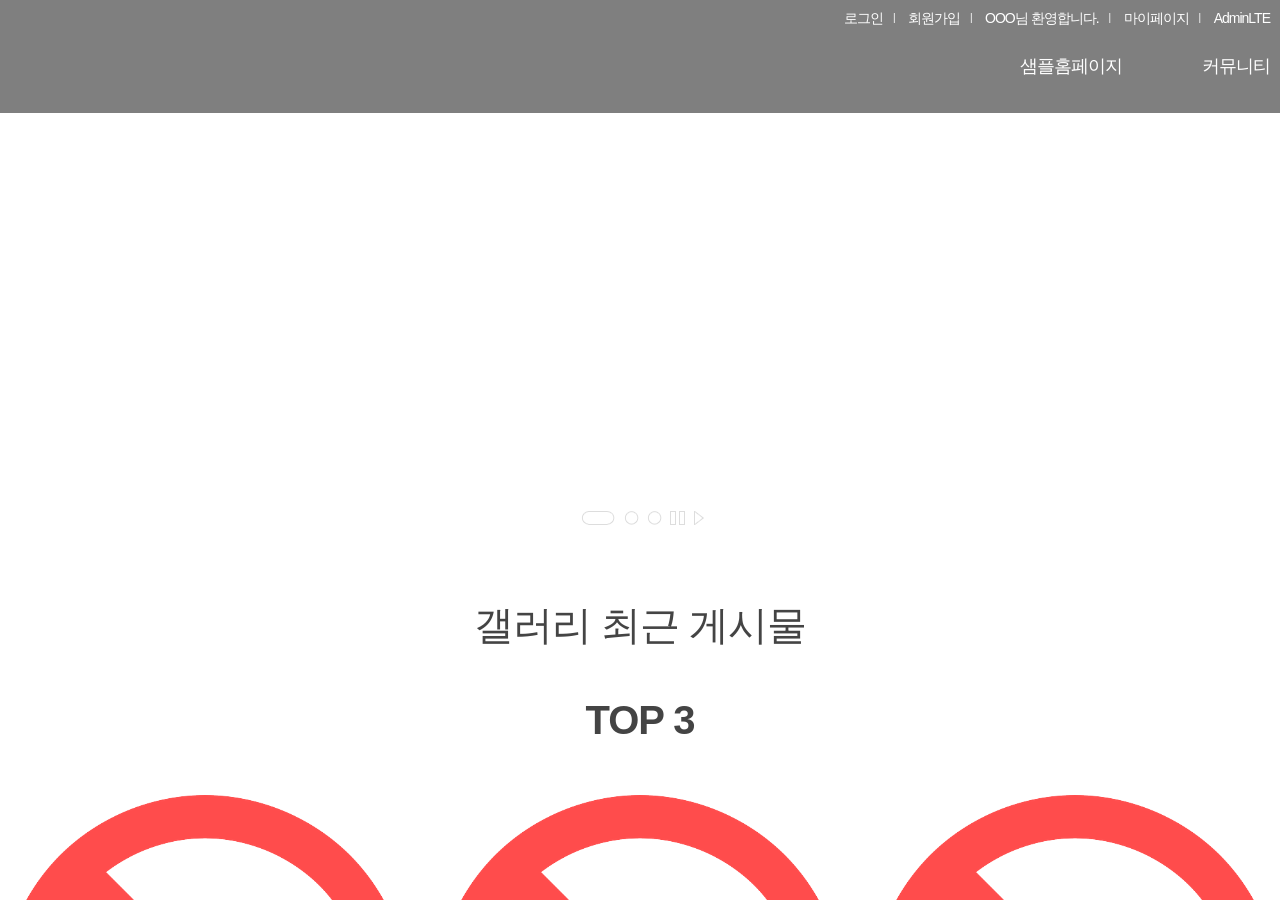
<file: index.html>
<!DOCTYPE html>
<html lang="ko">

<head>
    <meta charset="UTF-8">
    <!-- 
        프로그램 언어 공부하면 아래3가지는 반드시 알고 있어야 합니다.

        - 주석처리 구문 
        - Debugging 방법(JS, Java Spring...)
        - CRUD 방법(Java Spring, Orcle DB)

    -->
    <meta http-equiv="X-UA-Compatible" content="IE=edge">
    <!-- 
        메타 태그 : 사진기 사진의 정보를 표시하는데서 부터 출발
        메타 태그는 컨텐츠 내용은 아니고, 정보의 정보입니다.
     -->
    <meta name="viewport" content="width=device-width, initial-scale=1.0">
    <!-- 
        뷰포트는 반응형(Mobile, Tablet, PC) 홈페이지에서 필수 항목임.
     -->
    <title>브라우저 제목</title>
    <!-- jQuery core import -->
    <script src="/home/js/jquery-3.6.0.js">
    </script>
</head>

<body>
    <!-- jQuery 기본구조 만들고, homepage로 이동시키기  -->
    <script>
        $(document).ready(function () {
            // 루트 홈페이지로 접근할 때 replace함수로 홈페이지 이동 처리
            location.replace('/home/index.html');
        });
    </script>
</body>

</html>
</file>
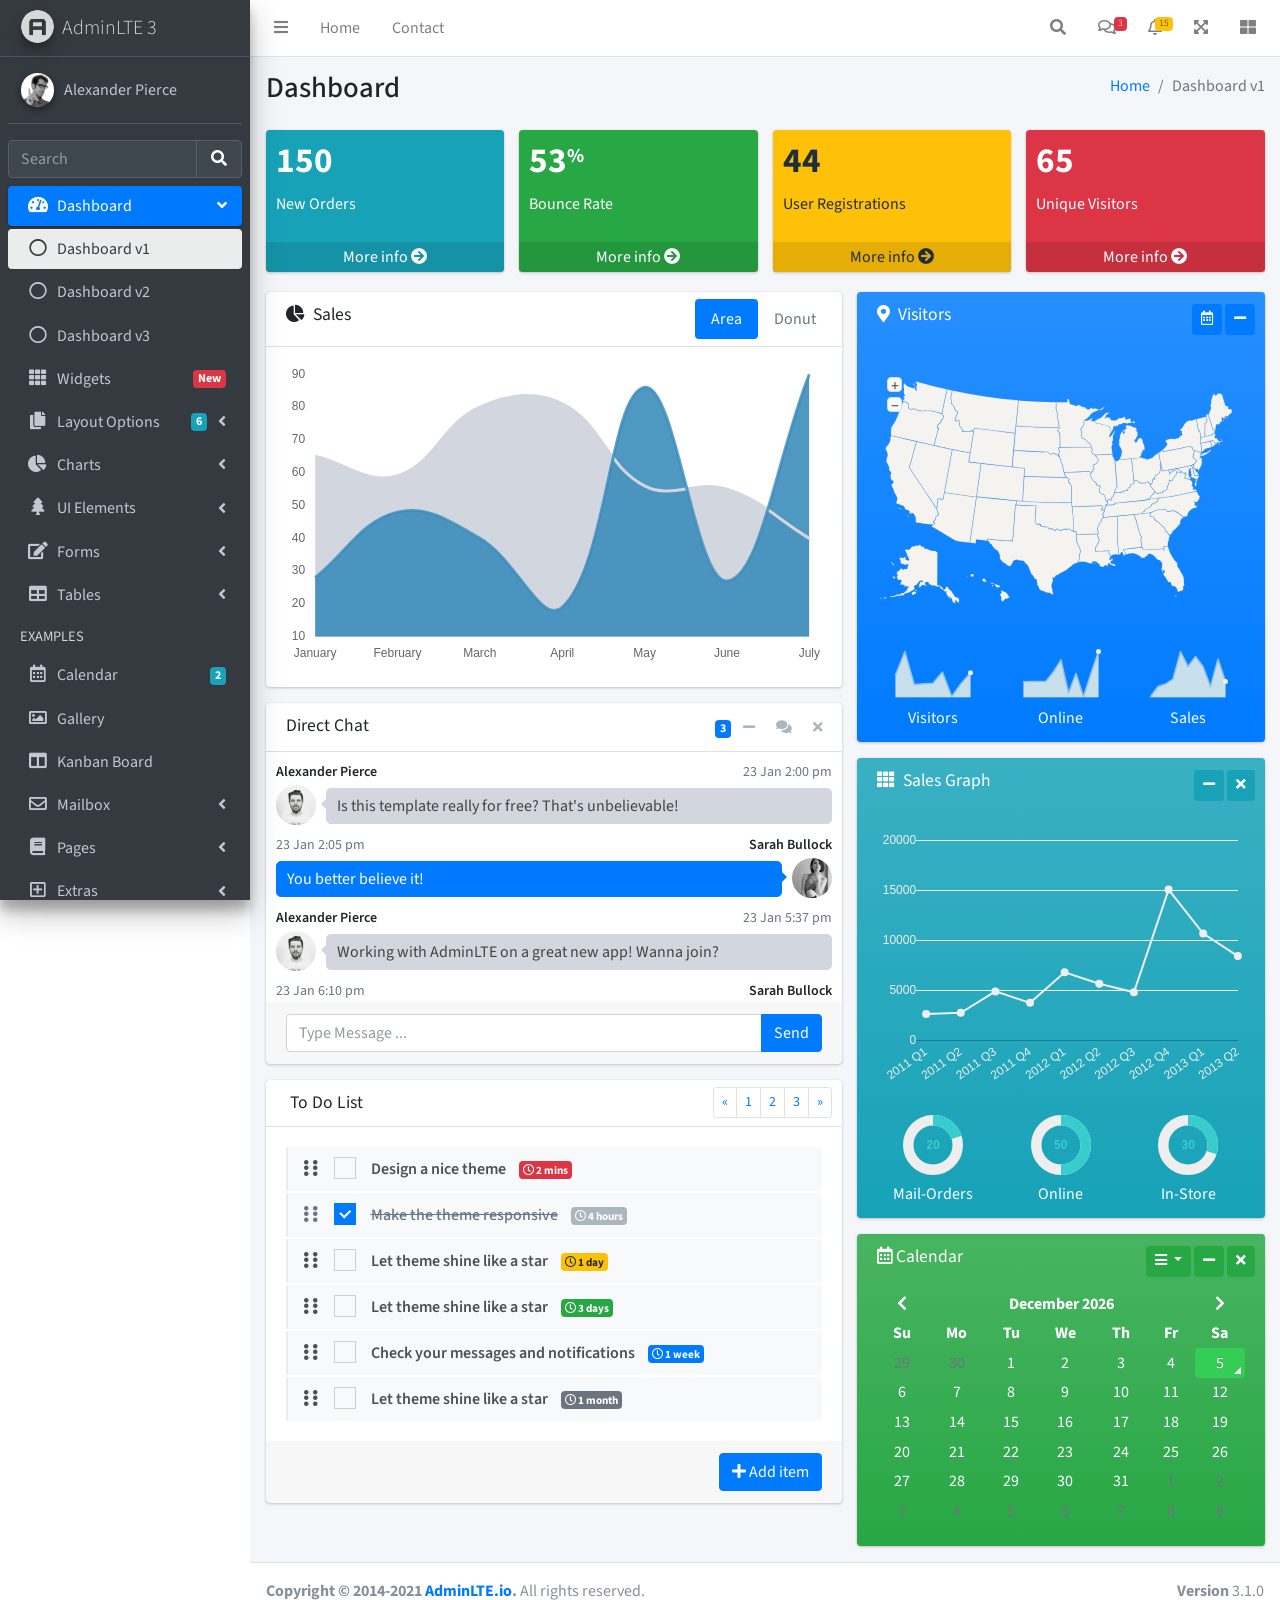
<file: admin/index.html>
<!DOCTYPE html>
<html lang="en">
<head>
  <meta charset="utf-8">
  <meta name="viewport" content="width=device-width, initial-scale=1">
  <title>AdminLTE 3 | Dashboard</title>

  <!-- Google Font: Source Sans Pro -->
  <link rel="stylesheet" href="https://fonts.googleapis.com/css?family=Source+Sans+Pro:300,400,400i,700&display=fallback">
  <!-- Font Awesome -->
  <link rel="stylesheet" href="plugins/fontawesome-free/css/all.min.css">
  <!-- Ionicons -->
  <link rel="stylesheet" href="https://code.ionicframework.com/ionicons/2.0.1/css/ionicons.min.css">
  <!-- Tempusdominus Bootstrap 4 -->
  <link rel="stylesheet" href="plugins/tempusdominus-bootstrap-4/css/tempusdominus-bootstrap-4.min.css">
  <!-- iCheck -->
  <link rel="stylesheet" href="plugins/icheck-bootstrap/icheck-bootstrap.min.css">
  <!-- JQVMap -->
  <link rel="stylesheet" href="plugins/jqvmap/jqvmap.min.css">
  <!-- Theme style -->
  <link rel="stylesheet" href="dist/css/adminlte.min.css">
  <!-- overlayScrollbars -->
  <link rel="stylesheet" href="plugins/overlayScrollbars/css/OverlayScrollbars.min.css">
  <!-- Daterange picker -->
  <link rel="stylesheet" href="plugins/daterangepicker/daterangepicker.css">
  <!-- summernote -->
  <link rel="stylesheet" href="plugins/summernote/summernote-bs4.min.css">
</head>
<body class="hold-transition sidebar-mini layout-fixed">
<div class="wrapper">

  <!-- Preloader -->
  <div class="preloader flex-column justify-content-center align-items-center">
    <img class="animation__shake" src="dist/img/AdminLTELogo.png" alt="AdminLTELogo" height="60" width="60">
  </div>

  <!-- Navbar -->
  <nav class="main-header navbar navbar-expand navbar-white navbar-light">
    <!-- Left navbar links -->
    <ul class="navbar-nav">
      <li class="nav-item">
        <a class="nav-link" data-widget="pushmenu" href="#" role="button"><i class="fas fa-bars"></i></a>
      </li>
      <li class="nav-item d-none d-sm-inline-block">
        <a href="index3.html" class="nav-link">Home</a>
      </li>
      <li class="nav-item d-none d-sm-inline-block">
        <a href="#" class="nav-link">Contact</a>
      </li>
    </ul>

    <!-- Right navbar links -->
    <ul class="navbar-nav ml-auto">
      <!-- Navbar Search -->
      <li class="nav-item">
        <a class="nav-link" data-widget="navbar-search" href="#" role="button">
          <i class="fas fa-search"></i>
        </a>
        <div class="navbar-search-block">
          <form class="form-inline">
            <div class="input-group input-group-sm">
              <input class="form-control form-control-navbar" type="search" placeholder="Search" aria-label="Search">
              <div class="input-group-append">
                <button class="btn btn-navbar" type="submit">
                  <i class="fas fa-search"></i>
                </button>
                <button class="btn btn-navbar" type="button" data-widget="navbar-search">
                  <i class="fas fa-times"></i>
                </button>
              </div>
            </div>
          </form>
        </div>
      </li>

      <!-- Messages Dropdown Menu -->
      <li class="nav-item dropdown">
        <a class="nav-link" data-toggle="dropdown" href="#">
          <i class="far fa-comments"></i>
          <span class="badge badge-danger navbar-badge">3</span>
        </a>
        <div class="dropdown-menu dropdown-menu-lg dropdown-menu-right">
          <a href="#" class="dropdown-item">
            <!-- Message Start -->
            <div class="media">
              <img src="dist/img/user1-128x128.jpg" alt="User Avatar" class="img-size-50 mr-3 img-circle">
              <div class="media-body">
                <h3 class="dropdown-item-title">
                  Brad Diesel
                  <span class="float-right text-sm text-danger"><i class="fas fa-star"></i></span>
                </h3>
                <p class="text-sm">Call me whenever you can...</p>
                <p class="text-sm text-muted"><i class="far fa-clock mr-1"></i> 4 Hours Ago</p>
              </div>
            </div>
            <!-- Message End -->
          </a>
          <div class="dropdown-divider"></div>
          <a href="#" class="dropdown-item">
            <!-- Message Start -->
            <div class="media">
              <img src="dist/img/user8-128x128.jpg" alt="User Avatar" class="img-size-50 img-circle mr-3">
              <div class="media-body">
                <h3 class="dropdown-item-title">
                  John Pierce
                  <span class="float-right text-sm text-muted"><i class="fas fa-star"></i></span>
                </h3>
                <p class="text-sm">I got your message bro</p>
                <p class="text-sm text-muted"><i class="far fa-clock mr-1"></i> 4 Hours Ago</p>
              </div>
            </div>
            <!-- Message End -->
          </a>
          <div class="dropdown-divider"></div>
          <a href="#" class="dropdown-item">
            <!-- Message Start -->
            <div class="media">
              <img src="dist/img/user3-128x128.jpg" alt="User Avatar" class="img-size-50 img-circle mr-3">
              <div class="media-body">
                <h3 class="dropdown-item-title">
                  Nora Silvester
                  <span class="float-right text-sm text-warning"><i class="fas fa-star"></i></span>
                </h3>
                <p class="text-sm">The subject goes here</p>
                <p class="text-sm text-muted"><i class="far fa-clock mr-1"></i> 4 Hours Ago</p>
              </div>
            </div>
            <!-- Message End -->
          </a>
          <div class="dropdown-divider"></div>
          <a href="#" class="dropdown-item dropdown-footer">See All Messages</a>
        </div>
      </li>
      <!-- Notifications Dropdown Menu -->
      <li class="nav-item dropdown">
        <a class="nav-link" data-toggle="dropdown" href="#">
          <i class="far fa-bell"></i>
          <span class="badge badge-warning navbar-badge">15</span>
        </a>
        <div class="dropdown-menu dropdown-menu-lg dropdown-menu-right">
          <span class="dropdown-item dropdown-header">15 Notifications</span>
          <div class="dropdown-divider"></div>
          <a href="#" class="dropdown-item">
            <i class="fas fa-envelope mr-2"></i> 4 new messages
            <span class="float-right text-muted text-sm">3 mins</span>
          </a>
          <div class="dropdown-divider"></div>
          <a href="#" class="dropdown-item">
            <i class="fas fa-users mr-2"></i> 8 friend requests
            <span class="float-right text-muted text-sm">12 hours</span>
          </a>
          <div class="dropdown-divider"></div>
          <a href="#" class="dropdown-item">
            <i class="fas fa-file mr-2"></i> 3 new reports
            <span class="float-right text-muted text-sm">2 days</span>
          </a>
          <div class="dropdown-divider"></div>
          <a href="#" class="dropdown-item dropdown-footer">See All Notifications</a>
        </div>
      </li>
      <li class="nav-item">
        <a class="nav-link" data-widget="fullscreen" href="#" role="button">
          <i class="fas fa-expand-arrows-alt"></i>
        </a>
      </li>
      <li class="nav-item">
        <a class="nav-link" data-widget="control-sidebar" data-slide="true" href="#" role="button">
          <i class="fas fa-th-large"></i>
        </a>
      </li>
    </ul>
  </nav>
  <!-- /.navbar -->

  <!-- Main Sidebar Container -->
  <aside class="main-sidebar sidebar-dark-primary elevation-4">
    <!-- Brand Logo -->
    <a href="index3.html" class="brand-link">
      <img src="dist/img/AdminLTELogo.png" alt="AdminLTE Logo" class="brand-image img-circle elevation-3" style="opacity: .8">
      <span class="brand-text font-weight-light">AdminLTE 3</span>
    </a>

    <!-- Sidebar -->
    <div class="sidebar">
      <!-- Sidebar user panel (optional) -->
      <div class="user-panel mt-3 pb-3 mb-3 d-flex">
        <div class="image">
          <img src="dist/img/user2-160x160.jpg" class="img-circle elevation-2" alt="User Image">
        </div>
        <div class="info">
          <a href="#" class="d-block">Alexander Pierce</a>
        </div>
      </div>

      <!-- SidebarSearch Form -->
      <div class="form-inline">
        <div class="input-group" data-widget="sidebar-search">
          <input class="form-control form-control-sidebar" type="search" placeholder="Search" aria-label="Search">
          <div class="input-group-append">
            <button class="btn btn-sidebar">
              <i class="fas fa-search fa-fw"></i>
            </button>
          </div>
        </div>
      </div>

      <!-- Sidebar Menu -->
      <nav class="mt-2">
        <ul class="nav nav-pills nav-sidebar flex-column" data-widget="treeview" role="menu" data-accordion="false">
          <!-- Add icons to the links using the .nav-icon class
               with font-awesome or any other icon font library -->
          <li class="nav-item menu-open">
            <a href="#" class="nav-link active">
              <i class="nav-icon fas fa-tachometer-alt"></i>
              <p>
                Dashboard
                <i class="right fas fa-angle-left"></i>
              </p>
            </a>
            <ul class="nav nav-treeview">
              <li class="nav-item">
                <a href="./index.html" class="nav-link active">
                  <i class="far fa-circle nav-icon"></i>
                  <p>Dashboard v1</p>
                </a>
              </li>
              <li class="nav-item">
                <a href="./index2.html" class="nav-link">
                  <i class="far fa-circle nav-icon"></i>
                  <p>Dashboard v2</p>
                </a>
              </li>
              <li class="nav-item">
                <a href="./index3.html" class="nav-link">
                  <i class="far fa-circle nav-icon"></i>
                  <p>Dashboard v3</p>
                </a>
              </li>
            </ul>
          </li>
          <li class="nav-item">
            <a href="pages/widgets.html" class="nav-link">
              <i class="nav-icon fas fa-th"></i>
              <p>
                Widgets
                <span class="right badge badge-danger">New</span>
              </p>
            </a>
          </li>
          <li class="nav-item">
            <a href="#" class="nav-link">
              <i class="nav-icon fas fa-copy"></i>
              <p>
                Layout Options
                <i class="fas fa-angle-left right"></i>
                <span class="badge badge-info right">6</span>
              </p>
            </a>
            <ul class="nav nav-treeview">
              <li class="nav-item">
                <a href="pages/layout/top-nav.html" class="nav-link">
                  <i class="far fa-circle nav-icon"></i>
                  <p>Top Navigation</p>
                </a>
              </li>
              <li class="nav-item">
                <a href="pages/layout/top-nav-sidebar.html" class="nav-link">
                  <i class="far fa-circle nav-icon"></i>
                  <p>Top Navigation + Sidebar</p>
                </a>
              </li>
              <li class="nav-item">
                <a href="pages/layout/boxed.html" class="nav-link">
                  <i class="far fa-circle nav-icon"></i>
                  <p>Boxed</p>
                </a>
              </li>
              <li class="nav-item">
                <a href="pages/layout/fixed-sidebar.html" class="nav-link">
                  <i class="far fa-circle nav-icon"></i>
                  <p>Fixed Sidebar</p>
                </a>
              </li>
              <li class="nav-item">
                <a href="pages/layout/fixed-sidebar-custom.html" class="nav-link">
                  <i class="far fa-circle nav-icon"></i>
                  <p>Fixed Sidebar <small>+ Custom Area</small></p>
                </a>
              </li>
              <li class="nav-item">
                <a href="pages/layout/fixed-topnav.html" class="nav-link">
                  <i class="far fa-circle nav-icon"></i>
                  <p>Fixed Navbar</p>
                </a>
              </li>
              <li class="nav-item">
                <a href="pages/layout/fixed-footer.html" class="nav-link">
                  <i class="far fa-circle nav-icon"></i>
                  <p>Fixed Footer</p>
                </a>
              </li>
              <li class="nav-item">
                <a href="pages/layout/collapsed-sidebar.html" class="nav-link">
                  <i class="far fa-circle nav-icon"></i>
                  <p>Collapsed Sidebar</p>
                </a>
              </li>
            </ul>
          </li>
          <li class="nav-item">
            <a href="#" class="nav-link">
              <i class="nav-icon fas fa-chart-pie"></i>
              <p>
                Charts
                <i class="right fas fa-angle-left"></i>
              </p>
            </a>
            <ul class="nav nav-treeview">
              <li class="nav-item">
                <a href="pages/charts/chartjs.html" class="nav-link">
                  <i class="far fa-circle nav-icon"></i>
                  <p>ChartJS</p>
                </a>
              </li>
              <li class="nav-item">
                <a href="pages/charts/flot.html" class="nav-link">
                  <i class="far fa-circle nav-icon"></i>
                  <p>Flot</p>
                </a>
              </li>
              <li class="nav-item">
                <a href="pages/charts/inline.html" class="nav-link">
                  <i class="far fa-circle nav-icon"></i>
                  <p>Inline</p>
                </a>
              </li>
              <li class="nav-item">
                <a href="pages/charts/uplot.html" class="nav-link">
                  <i class="far fa-circle nav-icon"></i>
                  <p>uPlot</p>
                </a>
              </li>
            </ul>
          </li>
          <li class="nav-item">
            <a href="#" class="nav-link">
              <i class="nav-icon fas fa-tree"></i>
              <p>
                UI Elements
                <i class="fas fa-angle-left right"></i>
              </p>
            </a>
            <ul class="nav nav-treeview">
              <li class="nav-item">
                <a href="pages/UI/general.html" class="nav-link">
                  <i class="far fa-circle nav-icon"></i>
                  <p>General</p>
                </a>
              </li>
              <li class="nav-item">
                <a href="pages/UI/icons.html" class="nav-link">
                  <i class="far fa-circle nav-icon"></i>
                  <p>Icons</p>
                </a>
              </li>
              <li class="nav-item">
                <a href="pages/UI/buttons.html" class="nav-link">
                  <i class="far fa-circle nav-icon"></i>
                  <p>Buttons</p>
                </a>
              </li>
              <li class="nav-item">
                <a href="pages/UI/sliders.html" class="nav-link">
                  <i class="far fa-circle nav-icon"></i>
                  <p>Sliders</p>
                </a>
              </li>
              <li class="nav-item">
                <a href="pages/UI/modals.html" class="nav-link">
                  <i class="far fa-circle nav-icon"></i>
                  <p>Modals & Alerts</p>
                </a>
              </li>
              <li class="nav-item">
                <a href="pages/UI/navbar.html" class="nav-link">
                  <i class="far fa-circle nav-icon"></i>
                  <p>Navbar & Tabs</p>
                </a>
              </li>
              <li class="nav-item">
                <a href="pages/UI/timeline.html" class="nav-link">
                  <i class="far fa-circle nav-icon"></i>
                  <p>Timeline</p>
                </a>
              </li>
              <li class="nav-item">
                <a href="pages/UI/ribbons.html" class="nav-link">
                  <i class="far fa-circle nav-icon"></i>
                  <p>Ribbons</p>
                </a>
              </li>
            </ul>
          </li>
          <li class="nav-item">
            <a href="#" class="nav-link">
              <i class="nav-icon fas fa-edit"></i>
              <p>
                Forms
                <i class="fas fa-angle-left right"></i>
              </p>
            </a>
            <ul class="nav nav-treeview">
              <li class="nav-item">
                <a href="pages/forms/general.html" class="nav-link">
                  <i class="far fa-circle nav-icon"></i>
                  <p>General Elements</p>
                </a>
              </li>
              <li class="nav-item">
                <a href="pages/forms/advanced.html" class="nav-link">
                  <i class="far fa-circle nav-icon"></i>
                  <p>Advanced Elements</p>
                </a>
              </li>
              <li class="nav-item">
                <a href="pages/forms/editors.html" class="nav-link">
                  <i class="far fa-circle nav-icon"></i>
                  <p>Editors</p>
                </a>
              </li>
              <li class="nav-item">
                <a href="pages/forms/validation.html" class="nav-link">
                  <i class="far fa-circle nav-icon"></i>
                  <p>Validation</p>
                </a>
              </li>
            </ul>
          </li>
          <li class="nav-item">
            <a href="#" class="nav-link">
              <i class="nav-icon fas fa-table"></i>
              <p>
                Tables
                <i class="fas fa-angle-left right"></i>
              </p>
            </a>
            <ul class="nav nav-treeview">
              <li class="nav-item">
                <a href="pages/tables/simple.html" class="nav-link">
                  <i class="far fa-circle nav-icon"></i>
                  <p>Simple Tables</p>
                </a>
              </li>
              <li class="nav-item">
                <a href="pages/tables/data.html" class="nav-link">
                  <i class="far fa-circle nav-icon"></i>
                  <p>DataTables</p>
                </a>
              </li>
              <li class="nav-item">
                <a href="pages/tables/jsgrid.html" class="nav-link">
                  <i class="far fa-circle nav-icon"></i>
                  <p>jsGrid</p>
                </a>
              </li>
            </ul>
          </li>
          <li class="nav-header">EXAMPLES</li>
          <li class="nav-item">
            <a href="pages/calendar.html" class="nav-link">
              <i class="nav-icon far fa-calendar-alt"></i>
              <p>
                Calendar
                <span class="badge badge-info right">2</span>
              </p>
            </a>
          </li>
          <li class="nav-item">
            <a href="pages/gallery.html" class="nav-link">
              <i class="nav-icon far fa-image"></i>
              <p>
                Gallery
              </p>
            </a>
          </li>
          <li class="nav-item">
            <a href="pages/kanban.html" class="nav-link">
              <i class="nav-icon fas fa-columns"></i>
              <p>
                Kanban Board
              </p>
            </a>
          </li>
          <li class="nav-item">
            <a href="#" class="nav-link">
              <i class="nav-icon far fa-envelope"></i>
              <p>
                Mailbox
                <i class="fas fa-angle-left right"></i>
              </p>
            </a>
            <ul class="nav nav-treeview">
              <li class="nav-item">
                <a href="pages/mailbox/mailbox.html" class="nav-link">
                  <i class="far fa-circle nav-icon"></i>
                  <p>Inbox</p>
                </a>
              </li>
              <li class="nav-item">
                <a href="pages/mailbox/compose.html" class="nav-link">
                  <i class="far fa-circle nav-icon"></i>
                  <p>Compose</p>
                </a>
              </li>
              <li class="nav-item">
                <a href="pages/mailbox/read-mail.html" class="nav-link">
                  <i class="far fa-circle nav-icon"></i>
                  <p>Read</p>
                </a>
              </li>
            </ul>
          </li>
          <li class="nav-item">
            <a href="#" class="nav-link">
              <i class="nav-icon fas fa-book"></i>
              <p>
                Pages
                <i class="fas fa-angle-left right"></i>
              </p>
            </a>
            <ul class="nav nav-treeview">
              <li class="nav-item">
                <a href="pages/examples/invoice.html" class="nav-link">
                  <i class="far fa-circle nav-icon"></i>
                  <p>Invoice</p>
                </a>
              </li>
              <li class="nav-item">
                <a href="pages/examples/profile.html" class="nav-link">
                  <i class="far fa-circle nav-icon"></i>
                  <p>Profile</p>
                </a>
              </li>
              <li class="nav-item">
                <a href="pages/examples/e-commerce.html" class="nav-link">
                  <i class="far fa-circle nav-icon"></i>
                  <p>E-commerce</p>
                </a>
              </li>
              <li class="nav-item">
                <a href="pages/examples/projects.html" class="nav-link">
                  <i class="far fa-circle nav-icon"></i>
                  <p>Projects</p>
                </a>
              </li>
              <li class="nav-item">
                <a href="pages/examples/project-add.html" class="nav-link">
                  <i class="far fa-circle nav-icon"></i>
                  <p>Project Add</p>
                </a>
              </li>
              <li class="nav-item">
                <a href="pages/examples/project-edit.html" class="nav-link">
                  <i class="far fa-circle nav-icon"></i>
                  <p>Project Edit</p>
                </a>
              </li>
              <li class="nav-item">
                <a href="pages/examples/project-detail.html" class="nav-link">
                  <i class="far fa-circle nav-icon"></i>
                  <p>Project Detail</p>
                </a>
              </li>
              <li class="nav-item">
                <a href="pages/examples/contacts.html" class="nav-link">
                  <i class="far fa-circle nav-icon"></i>
                  <p>Contacts</p>
                </a>
              </li>
              <li class="nav-item">
                <a href="pages/examples/faq.html" class="nav-link">
                  <i class="far fa-circle nav-icon"></i>
                  <p>FAQ</p>
                </a>
              </li>
              <li class="nav-item">
                <a href="pages/examples/contact-us.html" class="nav-link">
                  <i class="far fa-circle nav-icon"></i>
                  <p>Contact us</p>
                </a>
              </li>
            </ul>
          </li>
          <li class="nav-item">
            <a href="#" class="nav-link">
              <i class="nav-icon far fa-plus-square"></i>
              <p>
                Extras
                <i class="fas fa-angle-left right"></i>
              </p>
            </a>
            <ul class="nav nav-treeview">
              <li class="nav-item">
                <a href="#" class="nav-link">
                  <i class="far fa-circle nav-icon"></i>
                  <p>
                    Login & Register v1
                    <i class="fas fa-angle-left right"></i>
                  </p>
                </a>
                <ul class="nav nav-treeview">
                  <li class="nav-item">
                    <a href="pages/examples/login.html" class="nav-link">
                      <i class="far fa-circle nav-icon"></i>
                      <p>Login v1</p>
                    </a>
                  </li>
                  <li class="nav-item">
                    <a href="pages/examples/register.html" class="nav-link">
                      <i class="far fa-circle nav-icon"></i>
                      <p>Register v1</p>
                    </a>
                  </li>
                  <li class="nav-item">
                    <a href="pages/examples/forgot-password.html" class="nav-link">
                      <i class="far fa-circle nav-icon"></i>
                      <p>Forgot Password v1</p>
                    </a>
                  </li>
                  <li class="nav-item">
                    <a href="pages/examples/recover-password.html" class="nav-link">
                      <i class="far fa-circle nav-icon"></i>
                      <p>Recover Password v1</p>
                    </a>
                  </li>
                </ul>
              </li>
              <li class="nav-item">
                <a href="#" class="nav-link">
                  <i class="far fa-circle nav-icon"></i>
                  <p>
                    Login & Register v2
                    <i class="fas fa-angle-left right"></i>
                  </p>
                </a>
                <ul class="nav nav-treeview">
                  <li class="nav-item">
                    <a href="pages/examples/login-v2.html" class="nav-link">
                      <i class="far fa-circle nav-icon"></i>
                      <p>Login v2</p>
                    </a>
                  </li>
                  <li class="nav-item">
                    <a href="pages/examples/register-v2.html" class="nav-link">
                      <i class="far fa-circle nav-icon"></i>
                      <p>Register v2</p>
                    </a>
                  </li>
                  <li class="nav-item">
                    <a href="pages/examples/forgot-password-v2.html" class="nav-link">
                      <i class="far fa-circle nav-icon"></i>
                      <p>Forgot Password v2</p>
                    </a>
                  </li>
                  <li class="nav-item">
                    <a href="pages/examples/recover-password-v2.html" class="nav-link">
                      <i class="far fa-circle nav-icon"></i>
                      <p>Recover Password v2</p>
                    </a>
                  </li>
                </ul>
              </li>
              <li class="nav-item">
                <a href="pages/examples/lockscreen.html" class="nav-link">
                  <i class="far fa-circle nav-icon"></i>
                  <p>Lockscreen</p>
                </a>
              </li>
              <li class="nav-item">
                <a href="pages/examples/legacy-user-menu.html" class="nav-link">
                  <i class="far fa-circle nav-icon"></i>
                  <p>Legacy User Menu</p>
                </a>
              </li>
              <li class="nav-item">
                <a href="pages/examples/language-menu.html" class="nav-link">
                  <i class="far fa-circle nav-icon"></i>
                  <p>Language Menu</p>
                </a>
              </li>
              <li class="nav-item">
                <a href="pages/examples/404.html" class="nav-link">
                  <i class="far fa-circle nav-icon"></i>
                  <p>Error 404</p>
                </a>
              </li>
              <li class="nav-item">
                <a href="pages/examples/500.html" class="nav-link">
                  <i class="far fa-circle nav-icon"></i>
                  <p>Error 500</p>
                </a>
              </li>
              <li class="nav-item">
                <a href="pages/examples/pace.html" class="nav-link">
                  <i class="far fa-circle nav-icon"></i>
                  <p>Pace</p>
                </a>
              </li>
              <li class="nav-item">
                <a href="pages/examples/blank.html" class="nav-link">
                  <i class="far fa-circle nav-icon"></i>
                  <p>Blank Page</p>
                </a>
              </li>
              <li class="nav-item">
                <a href="starter.html" class="nav-link">
                  <i class="far fa-circle nav-icon"></i>
                  <p>Starter Page</p>
                </a>
              </li>
            </ul>
          </li>
          <li class="nav-item">
            <a href="#" class="nav-link">
              <i class="nav-icon fas fa-search"></i>
              <p>
                Search
                <i class="fas fa-angle-left right"></i>
              </p>
            </a>
            <ul class="nav nav-treeview">
              <li class="nav-item">
                <a href="pages/search/simple.html" class="nav-link">
                  <i class="far fa-circle nav-icon"></i>
                  <p>Simple Search</p>
                </a>
              </li>
              <li class="nav-item">
                <a href="pages/search/enhanced.html" class="nav-link">
                  <i class="far fa-circle nav-icon"></i>
                  <p>Enhanced</p>
                </a>
              </li>
            </ul>
          </li>
          <li class="nav-header">MISCELLANEOUS</li>
          <li class="nav-item">
            <a href="iframe.html" class="nav-link">
              <i class="nav-icon fas fa-ellipsis-h"></i>
              <p>Tabbed IFrame Plugin</p>
            </a>
          </li>
          <li class="nav-item">
            <a href="https://adminlte.io/docs/3.1/" class="nav-link">
              <i class="nav-icon fas fa-file"></i>
              <p>Documentation</p>
            </a>
          </li>
          <li class="nav-header">MULTI LEVEL EXAMPLE</li>
          <li class="nav-item">
            <a href="#" class="nav-link">
              <i class="fas fa-circle nav-icon"></i>
              <p>Level 1</p>
            </a>
          </li>
          <li class="nav-item">
            <a href="#" class="nav-link">
              <i class="nav-icon fas fa-circle"></i>
              <p>
                Level 1
                <i class="right fas fa-angle-left"></i>
              </p>
            </a>
            <ul class="nav nav-treeview">
              <li class="nav-item">
                <a href="#" class="nav-link">
                  <i class="far fa-circle nav-icon"></i>
                  <p>Level 2</p>
                </a>
              </li>
              <li class="nav-item">
                <a href="#" class="nav-link">
                  <i class="far fa-circle nav-icon"></i>
                  <p>
                    Level 2
                    <i class="right fas fa-angle-left"></i>
                  </p>
                </a>
                <ul class="nav nav-treeview">
                  <li class="nav-item">
                    <a href="#" class="nav-link">
                      <i class="far fa-dot-circle nav-icon"></i>
                      <p>Level 3</p>
                    </a>
                  </li>
                  <li class="nav-item">
                    <a href="#" class="nav-link">
                      <i class="far fa-dot-circle nav-icon"></i>
                      <p>Level 3</p>
                    </a>
                  </li>
                  <li class="nav-item">
                    <a href="#" class="nav-link">
                      <i class="far fa-dot-circle nav-icon"></i>
                      <p>Level 3</p>
                    </a>
                  </li>
                </ul>
              </li>
              <li class="nav-item">
                <a href="#" class="nav-link">
                  <i class="far fa-circle nav-icon"></i>
                  <p>Level 2</p>
                </a>
              </li>
            </ul>
          </li>
          <li class="nav-item">
            <a href="#" class="nav-link">
              <i class="fas fa-circle nav-icon"></i>
              <p>Level 1</p>
            </a>
          </li>
          <li class="nav-header">LABELS</li>
          <li class="nav-item">
            <a href="#" class="nav-link">
              <i class="nav-icon far fa-circle text-danger"></i>
              <p class="text">Important</p>
            </a>
          </li>
          <li class="nav-item">
            <a href="#" class="nav-link">
              <i class="nav-icon far fa-circle text-warning"></i>
              <p>Warning</p>
            </a>
          </li>
          <li class="nav-item">
            <a href="#" class="nav-link">
              <i class="nav-icon far fa-circle text-info"></i>
              <p>Informational</p>
            </a>
          </li>
        </ul>
      </nav>
      <!-- /.sidebar-menu -->
    </div>
    <!-- /.sidebar -->
  </aside>

  <!-- Content Wrapper. Contains page content -->
  <div class="content-wrapper">
    <!-- Content Header (Page header) -->
    <div class="content-header">
      <div class="container-fluid">
        <div class="row mb-2">
          <div class="col-sm-6">
            <h1 class="m-0">Dashboard</h1>
          </div><!-- /.col -->
          <div class="col-sm-6">
            <ol class="breadcrumb float-sm-right">
              <li class="breadcrumb-item"><a href="#">Home</a></li>
              <li class="breadcrumb-item active">Dashboard v1</li>
            </ol>
          </div><!-- /.col -->
        </div><!-- /.row -->
      </div><!-- /.container-fluid -->
    </div>
    <!-- /.content-header -->

    <!-- Main content -->
    <section class="content">
      <div class="container-fluid">
        <!-- Small boxes (Stat box) -->
        <div class="row">
          <div class="col-lg-3 col-6">
            <!-- small box -->
            <div class="small-box bg-info">
              <div class="inner">
                <h3>150</h3>

                <p>New Orders</p>
              </div>
              <div class="icon">
                <i class="ion ion-bag"></i>
              </div>
              <a href="#" class="small-box-footer">More info <i class="fas fa-arrow-circle-right"></i></a>
            </div>
          </div>
          <!-- ./col -->
          <div class="col-lg-3 col-6">
            <!-- small box -->
            <div class="small-box bg-success">
              <div class="inner">
                <h3>53<sup style="font-size: 20px">%</sup></h3>

                <p>Bounce Rate</p>
              </div>
              <div class="icon">
                <i class="ion ion-stats-bars"></i>
              </div>
              <a href="#" class="small-box-footer">More info <i class="fas fa-arrow-circle-right"></i></a>
            </div>
          </div>
          <!-- ./col -->
          <div class="col-lg-3 col-6">
            <!-- small box -->
            <div class="small-box bg-warning">
              <div class="inner">
                <h3>44</h3>

                <p>User Registrations</p>
              </div>
              <div class="icon">
                <i class="ion ion-person-add"></i>
              </div>
              <a href="#" class="small-box-footer">More info <i class="fas fa-arrow-circle-right"></i></a>
            </div>
          </div>
          <!-- ./col -->
          <div class="col-lg-3 col-6">
            <!-- small box -->
            <div class="small-box bg-danger">
              <div class="inner">
                <h3>65</h3>

                <p>Unique Visitors</p>
              </div>
              <div class="icon">
                <i class="ion ion-pie-graph"></i>
              </div>
              <a href="#" class="small-box-footer">More info <i class="fas fa-arrow-circle-right"></i></a>
            </div>
          </div>
          <!-- ./col -->
        </div>
        <!-- /.row -->
        <!-- Main row -->
        <div class="row">
          <!-- Left col -->
          <section class="col-lg-7 connectedSortable">
            <!-- Custom tabs (Charts with tabs)-->
            <div class="card">
              <div class="card-header">
                <h3 class="card-title">
                  <i class="fas fa-chart-pie mr-1"></i>
                  Sales
                </h3>
                <div class="card-tools">
                  <ul class="nav nav-pills ml-auto">
                    <li class="nav-item">
                      <a class="nav-link active" href="#revenue-chart" data-toggle="tab">Area</a>
                    </li>
                    <li class="nav-item">
                      <a class="nav-link" href="#sales-chart" data-toggle="tab">Donut</a>
                    </li>
                  </ul>
                </div>
              </div><!-- /.card-header -->
              <div class="card-body">
                <div class="tab-content p-0">
                  <!-- Morris chart - Sales -->
                  <div class="chart tab-pane active" id="revenue-chart"
                       style="position: relative; height: 300px;">
                      <canvas id="revenue-chart-canvas" height="300" style="height: 300px;"></canvas>
                   </div>
                  <div class="chart tab-pane" id="sales-chart" style="position: relative; height: 300px;">
                    <canvas id="sales-chart-canvas" height="300" style="height: 300px;"></canvas>
                  </div>
                </div>
              </div><!-- /.card-body -->
            </div>
            <!-- /.card -->

            <!-- DIRECT CHAT -->
            <div class="card direct-chat direct-chat-primary">
              <div class="card-header">
                <h3 class="card-title">Direct Chat</h3>

                <div class="card-tools">
                  <span title="3 New Messages" class="badge badge-primary">3</span>
                  <button type="button" class="btn btn-tool" data-card-widget="collapse">
                    <i class="fas fa-minus"></i>
                  </button>
                  <button type="button" class="btn btn-tool" title="Contacts" data-widget="chat-pane-toggle">
                    <i class="fas fa-comments"></i>
                  </button>
                  <button type="button" class="btn btn-tool" data-card-widget="remove">
                    <i class="fas fa-times"></i>
                  </button>
                </div>
              </div>
              <!-- /.card-header -->
              <div class="card-body">
                <!-- Conversations are loaded here -->
                <div class="direct-chat-messages">
                  <!-- Message. Default to the left -->
                  <div class="direct-chat-msg">
                    <div class="direct-chat-infos clearfix">
                      <span class="direct-chat-name float-left">Alexander Pierce</span>
                      <span class="direct-chat-timestamp float-right">23 Jan 2:00 pm</span>
                    </div>
                    <!-- /.direct-chat-infos -->
                    <img class="direct-chat-img" src="dist/img/user1-128x128.jpg" alt="message user image">
                    <!-- /.direct-chat-img -->
                    <div class="direct-chat-text">
                      Is this template really for free? That's unbelievable!
                    </div>
                    <!-- /.direct-chat-text -->
                  </div>
                  <!-- /.direct-chat-msg -->

                  <!-- Message to the right -->
                  <div class="direct-chat-msg right">
                    <div class="direct-chat-infos clearfix">
                      <span class="direct-chat-name float-right">Sarah Bullock</span>
                      <span class="direct-chat-timestamp float-left">23 Jan 2:05 pm</span>
                    </div>
                    <!-- /.direct-chat-infos -->
                    <img class="direct-chat-img" src="dist/img/user3-128x128.jpg" alt="message user image">
                    <!-- /.direct-chat-img -->
                    <div class="direct-chat-text">
                      You better believe it!
                    </div>
                    <!-- /.direct-chat-text -->
                  </div>
                  <!-- /.direct-chat-msg -->

                  <!-- Message. Default to the left -->
                  <div class="direct-chat-msg">
                    <div class="direct-chat-infos clearfix">
                      <span class="direct-chat-name float-left">Alexander Pierce</span>
                      <span class="direct-chat-timestamp float-right">23 Jan 5:37 pm</span>
                    </div>
                    <!-- /.direct-chat-infos -->
                    <img class="direct-chat-img" src="dist/img/user1-128x128.jpg" alt="message user image">
                    <!-- /.direct-chat-img -->
                    <div class="direct-chat-text">
                      Working with AdminLTE on a great new app! Wanna join?
                    </div>
                    <!-- /.direct-chat-text -->
                  </div>
                  <!-- /.direct-chat-msg -->

                  <!-- Message to the right -->
                  <div class="direct-chat-msg right">
                    <div class="direct-chat-infos clearfix">
                      <span class="direct-chat-name float-right">Sarah Bullock</span>
                      <span class="direct-chat-timestamp float-left">23 Jan 6:10 pm</span>
                    </div>
                    <!-- /.direct-chat-infos -->
                    <img class="direct-chat-img" src="dist/img/user3-128x128.jpg" alt="message user image">
                    <!-- /.direct-chat-img -->
                    <div class="direct-chat-text">
                      I would love to.
                    </div>
                    <!-- /.direct-chat-text -->
                  </div>
                  <!-- /.direct-chat-msg -->

                </div>
                <!--/.direct-chat-messages-->

                <!-- Contacts are loaded here -->
                <div class="direct-chat-contacts">
                  <ul class="contacts-list">
                    <li>
                      <a href="#">
                        <img class="contacts-list-img" src="dist/img/user1-128x128.jpg" alt="User Avatar">

                        <div class="contacts-list-info">
                          <span class="contacts-list-name">
                            Count Dracula
                            <small class="contacts-list-date float-right">2/28/2015</small>
                          </span>
                          <span class="contacts-list-msg">How have you been? I was...</span>
                        </div>
                        <!-- /.contacts-list-info -->
                      </a>
                    </li>
                    <!-- End Contact Item -->
                    <li>
                      <a href="#">
                        <img class="contacts-list-img" src="dist/img/user7-128x128.jpg" alt="User Avatar">

                        <div class="contacts-list-info">
                          <span class="contacts-list-name">
                            Sarah Doe
                            <small class="contacts-list-date float-right">2/23/2015</small>
                          </span>
                          <span class="contacts-list-msg">I will be waiting for...</span>
                        </div>
                        <!-- /.contacts-list-info -->
                      </a>
                    </li>
                    <!-- End Contact Item -->
                    <li>
                      <a href="#">
                        <img class="contacts-list-img" src="dist/img/user3-128x128.jpg" alt="User Avatar">

                        <div class="contacts-list-info">
                          <span class="contacts-list-name">
                            Nadia Jolie
                            <small class="contacts-list-date float-right">2/20/2015</small>
                          </span>
                          <span class="contacts-list-msg">I'll call you back at...</span>
                        </div>
                        <!-- /.contacts-list-info -->
                      </a>
                    </li>
                    <!-- End Contact Item -->
                    <li>
                      <a href="#">
                        <img class="contacts-list-img" src="dist/img/user5-128x128.jpg" alt="User Avatar">

                        <div class="contacts-list-info">
                          <span class="contacts-list-name">
                            Nora S. Vans
                            <small class="contacts-list-date float-right">2/10/2015</small>
                          </span>
                          <span class="contacts-list-msg">Where is your new...</span>
                        </div>
                        <!-- /.contacts-list-info -->
                      </a>
                    </li>
                    <!-- End Contact Item -->
                    <li>
                      <a href="#">
                        <img class="contacts-list-img" src="dist/img/user6-128x128.jpg" alt="User Avatar">

                        <div class="contacts-list-info">
                          <span class="contacts-list-name">
                            John K.
                            <small class="contacts-list-date float-right">1/27/2015</small>
                          </span>
                          <span class="contacts-list-msg">Can I take a look at...</span>
                        </div>
                        <!-- /.contacts-list-info -->
                      </a>
                    </li>
                    <!-- End Contact Item -->
                    <li>
                      <a href="#">
                        <img class="contacts-list-img" src="dist/img/user8-128x128.jpg" alt="User Avatar">

                        <div class="contacts-list-info">
                          <span class="contacts-list-name">
                            Kenneth M.
                            <small class="contacts-list-date float-right">1/4/2015</small>
                          </span>
                          <span class="contacts-list-msg">Never mind I found...</span>
                        </div>
                        <!-- /.contacts-list-info -->
                      </a>
                    </li>
                    <!-- End Contact Item -->
                  </ul>
                  <!-- /.contacts-list -->
                </div>
                <!-- /.direct-chat-pane -->
              </div>
              <!-- /.card-body -->
              <div class="card-footer">
                <form action="#" method="post">
                  <div class="input-group">
                    <input type="text" name="message" placeholder="Type Message ..." class="form-control">
                    <span class="input-group-append">
                      <button type="button" class="btn btn-primary">Send</button>
                    </span>
                  </div>
                </form>
              </div>
              <!-- /.card-footer-->
            </div>
            <!--/.direct-chat -->

            <!-- TO DO List -->
            <div class="card">
              <div class="card-header">
                <h3 class="card-title">
                  <i class="ion ion-clipboard mr-1"></i>
                  To Do List
                </h3>

                <div class="card-tools">
                  <ul class="pagination pagination-sm">
                    <li class="page-item"><a href="#" class="page-link">&laquo;</a></li>
                    <li class="page-item"><a href="#" class="page-link">1</a></li>
                    <li class="page-item"><a href="#" class="page-link">2</a></li>
                    <li class="page-item"><a href="#" class="page-link">3</a></li>
                    <li class="page-item"><a href="#" class="page-link">&raquo;</a></li>
                  </ul>
                </div>
              </div>
              <!-- /.card-header -->
              <div class="card-body">
                <ul class="todo-list" data-widget="todo-list">
                  <li>
                    <!-- drag handle -->
                    <span class="handle">
                      <i class="fas fa-ellipsis-v"></i>
                      <i class="fas fa-ellipsis-v"></i>
                    </span>
                    <!-- checkbox -->
                    <div  class="icheck-primary d-inline ml-2">
                      <input type="checkbox" value="" name="todo1" id="todoCheck1">
                      <label for="todoCheck1"></label>
                    </div>
                    <!-- todo text -->
                    <span class="text">Design a nice theme</span>
                    <!-- Emphasis label -->
                    <small class="badge badge-danger"><i class="far fa-clock"></i> 2 mins</small>
                    <!-- General tools such as edit or delete-->
                    <div class="tools">
                      <i class="fas fa-edit"></i>
                      <i class="fas fa-trash-o"></i>
                    </div>
                  </li>
                  <li>
                    <span class="handle">
                      <i class="fas fa-ellipsis-v"></i>
                      <i class="fas fa-ellipsis-v"></i>
                    </span>
                    <div  class="icheck-primary d-inline ml-2">
                      <input type="checkbox" value="" name="todo2" id="todoCheck2" checked>
                      <label for="todoCheck2"></label>
                    </div>
                    <span class="text">Make the theme responsive</span>
                    <small class="badge badge-info"><i class="far fa-clock"></i> 4 hours</small>
                    <div class="tools">
                      <i class="fas fa-edit"></i>
                      <i class="fas fa-trash-o"></i>
                    </div>
                  </li>
                  <li>
                    <span class="handle">
                      <i class="fas fa-ellipsis-v"></i>
                      <i class="fas fa-ellipsis-v"></i>
                    </span>
                    <div  class="icheck-primary d-inline ml-2">
                      <input type="checkbox" value="" name="todo3" id="todoCheck3">
                      <label for="todoCheck3"></label>
                    </div>
                    <span class="text">Let theme shine like a star</span>
                    <small class="badge badge-warning"><i class="far fa-clock"></i> 1 day</small>
                    <div class="tools">
                      <i class="fas fa-edit"></i>
                      <i class="fas fa-trash-o"></i>
                    </div>
                  </li>
                  <li>
                    <span class="handle">
                      <i class="fas fa-ellipsis-v"></i>
                      <i class="fas fa-ellipsis-v"></i>
                    </span>
                    <div  class="icheck-primary d-inline ml-2">
                      <input type="checkbox" value="" name="todo4" id="todoCheck4">
                      <label for="todoCheck4"></label>
                    </div>
                    <span class="text">Let theme shine like a star</span>
                    <small class="badge badge-success"><i class="far fa-clock"></i> 3 days</small>
                    <div class="tools">
                      <i class="fas fa-edit"></i>
                      <i class="fas fa-trash-o"></i>
                    </div>
                  </li>
                  <li>
                    <span class="handle">
                      <i class="fas fa-ellipsis-v"></i>
                      <i class="fas fa-ellipsis-v"></i>
                    </span>
                    <div  class="icheck-primary d-inline ml-2">
                      <input type="checkbox" value="" name="todo5" id="todoCheck5">
                      <label for="todoCheck5"></label>
                    </div>
                    <span class="text">Check your messages and notifications</span>
                    <small class="badge badge-primary"><i class="far fa-clock"></i> 1 week</small>
                    <div class="tools">
                      <i class="fas fa-edit"></i>
                      <i class="fas fa-trash-o"></i>
                    </div>
                  </li>
                  <li>
                    <span class="handle">
                      <i class="fas fa-ellipsis-v"></i>
                      <i class="fas fa-ellipsis-v"></i>
                    </span>
                    <div  class="icheck-primary d-inline ml-2">
                      <input type="checkbox" value="" name="todo6" id="todoCheck6">
                      <label for="todoCheck6"></label>
                    </div>
                    <span class="text">Let theme shine like a star</span>
                    <small class="badge badge-secondary"><i class="far fa-clock"></i> 1 month</small>
                    <div class="tools">
                      <i class="fas fa-edit"></i>
                      <i class="fas fa-trash-o"></i>
                    </div>
                  </li>
                </ul>
              </div>
              <!-- /.card-body -->
              <div class="card-footer clearfix">
                <button type="button" class="btn btn-primary float-right"><i class="fas fa-plus"></i> Add item</button>
              </div>
            </div>
            <!-- /.card -->
          </section>
          <!-- /.Left col -->
          <!-- right col (We are only adding the ID to make the widgets sortable)-->
          <section class="col-lg-5 connectedSortable">

            <!-- Map card -->
            <div class="card bg-gradient-primary">
              <div class="card-header border-0">
                <h3 class="card-title">
                  <i class="fas fa-map-marker-alt mr-1"></i>
                  Visitors
                </h3>
                <!-- card tools -->
                <div class="card-tools">
                  <button type="button" class="btn btn-primary btn-sm daterange" title="Date range">
                    <i class="far fa-calendar-alt"></i>
                  </button>
                  <button type="button" class="btn btn-primary btn-sm" data-card-widget="collapse" title="Collapse">
                    <i class="fas fa-minus"></i>
                  </button>
                </div>
                <!-- /.card-tools -->
              </div>
              <div class="card-body">
                <div id="world-map" style="height: 250px; width: 100%;"></div>
              </div>
              <!-- /.card-body-->
              <div class="card-footer bg-transparent">
                <div class="row">
                  <div class="col-4 text-center">
                    <div id="sparkline-1"></div>
                    <div class="text-white">Visitors</div>
                  </div>
                  <!-- ./col -->
                  <div class="col-4 text-center">
                    <div id="sparkline-2"></div>
                    <div class="text-white">Online</div>
                  </div>
                  <!-- ./col -->
                  <div class="col-4 text-center">
                    <div id="sparkline-3"></div>
                    <div class="text-white">Sales</div>
                  </div>
                  <!-- ./col -->
                </div>
                <!-- /.row -->
              </div>
            </div>
            <!-- /.card -->

            <!-- solid sales graph -->
            <div class="card bg-gradient-info">
              <div class="card-header border-0">
                <h3 class="card-title">
                  <i class="fas fa-th mr-1"></i>
                  Sales Graph
                </h3>

                <div class="card-tools">
                  <button type="button" class="btn bg-info btn-sm" data-card-widget="collapse">
                    <i class="fas fa-minus"></i>
                  </button>
                  <button type="button" class="btn bg-info btn-sm" data-card-widget="remove">
                    <i class="fas fa-times"></i>
                  </button>
                </div>
              </div>
              <div class="card-body">
                <canvas class="chart" id="line-chart" style="min-height: 250px; height: 250px; max-height: 250px; max-width: 100%;"></canvas>
              </div>
              <!-- /.card-body -->
              <div class="card-footer bg-transparent">
                <div class="row">
                  <div class="col-4 text-center">
                    <input type="text" class="knob" data-readonly="true" value="20" data-width="60" data-height="60"
                           data-fgColor="#39CCCC">

                    <div class="text-white">Mail-Orders</div>
                  </div>
                  <!-- ./col -->
                  <div class="col-4 text-center">
                    <input type="text" class="knob" data-readonly="true" value="50" data-width="60" data-height="60"
                           data-fgColor="#39CCCC">

                    <div class="text-white">Online</div>
                  </div>
                  <!-- ./col -->
                  <div class="col-4 text-center">
                    <input type="text" class="knob" data-readonly="true" value="30" data-width="60" data-height="60"
                           data-fgColor="#39CCCC">

                    <div class="text-white">In-Store</div>
                  </div>
                  <!-- ./col -->
                </div>
                <!-- /.row -->
              </div>
              <!-- /.card-footer -->
            </div>
            <!-- /.card -->

            <!-- Calendar -->
            <div class="card bg-gradient-success">
              <div class="card-header border-0">

                <h3 class="card-title">
                  <i class="far fa-calendar-alt"></i>
                  Calendar
                </h3>
                <!-- tools card -->
                <div class="card-tools">
                  <!-- button with a dropdown -->
                  <div class="btn-group">
                    <button type="button" class="btn btn-success btn-sm dropdown-toggle" data-toggle="dropdown" data-offset="-52">
                      <i class="fas fa-bars"></i>
                    </button>
                    <div class="dropdown-menu" role="menu">
                      <a href="#" class="dropdown-item">Add new event</a>
                      <a href="#" class="dropdown-item">Clear events</a>
                      <div class="dropdown-divider"></div>
                      <a href="#" class="dropdown-item">View calendar</a>
                    </div>
                  </div>
                  <button type="button" class="btn btn-success btn-sm" data-card-widget="collapse">
                    <i class="fas fa-minus"></i>
                  </button>
                  <button type="button" class="btn btn-success btn-sm" data-card-widget="remove">
                    <i class="fas fa-times"></i>
                  </button>
                </div>
                <!-- /. tools -->
              </div>
              <!-- /.card-header -->
              <div class="card-body pt-0">
                <!--The calendar -->
                <div id="calendar" style="width: 100%"></div>
              </div>
              <!-- /.card-body -->
            </div>
            <!-- /.card -->
          </section>
          <!-- right col -->
        </div>
        <!-- /.row (main row) -->
      </div><!-- /.container-fluid -->
    </section>
    <!-- /.content -->
  </div>
  <!-- /.content-wrapper -->
  <footer class="main-footer">
    <strong>Copyright &copy; 2014-2021 <a href="https://adminlte.io">AdminLTE.io</a>.</strong>
    All rights reserved.
    <div class="float-right d-none d-sm-inline-block">
      <b>Version</b> 3.1.0
    </div>
  </footer>

  <!-- Control Sidebar -->
  <aside class="control-sidebar control-sidebar-dark">
    <!-- Control sidebar content goes here -->
  </aside>
  <!-- /.control-sidebar -->
</div>
<!-- ./wrapper -->

<!-- jQuery -->
<script src="plugins/jquery/jquery.min.js"></script>
<!-- jQuery UI 1.11.4 -->
<script src="plugins/jquery-ui/jquery-ui.min.js"></script>
<!-- Resolve conflict in jQuery UI tooltip with Bootstrap tooltip -->
<script>
  $.widget.bridge('uibutton', $.ui.button)
</script>
<!-- Bootstrap 4 -->
<script src="plugins/bootstrap/js/bootstrap.bundle.min.js"></script>
<!-- ChartJS -->
<script src="plugins/chart.js/Chart.min.js"></script>
<!-- Sparkline -->
<script src="plugins/sparklines/sparkline.js"></script>
<!-- JQVMap -->
<script src="plugins/jqvmap/jquery.vmap.min.js"></script>
<script src="plugins/jqvmap/maps/jquery.vmap.usa.js"></script>
<!-- jQuery Knob Chart -->
<script src="plugins/jquery-knob/jquery.knob.min.js"></script>
<!-- daterangepicker -->
<script src="plugins/moment/moment.min.js"></script>
<script src="plugins/daterangepicker/daterangepicker.js"></script>
<!-- Tempusdominus Bootstrap 4 -->
<script src="plugins/tempusdominus-bootstrap-4/js/tempusdominus-bootstrap-4.min.js"></script>
<!-- Summernote -->
<script src="plugins/summernote/summernote-bs4.min.js"></script>
<!-- overlayScrollbars -->
<script src="plugins/overlayScrollbars/js/jquery.overlayScrollbars.min.js"></script>
<!-- AdminLTE App -->
<script src="dist/js/adminlte.js"></script>
<!-- AdminLTE for demo purposes -->
<script src="dist/js/demo.js"></script>
<!-- AdminLTE dashboard demo (This is only for demo purposes) -->
<script src="dist/js/pages/dashboard.js"></script>
</body>
</html>
</file>
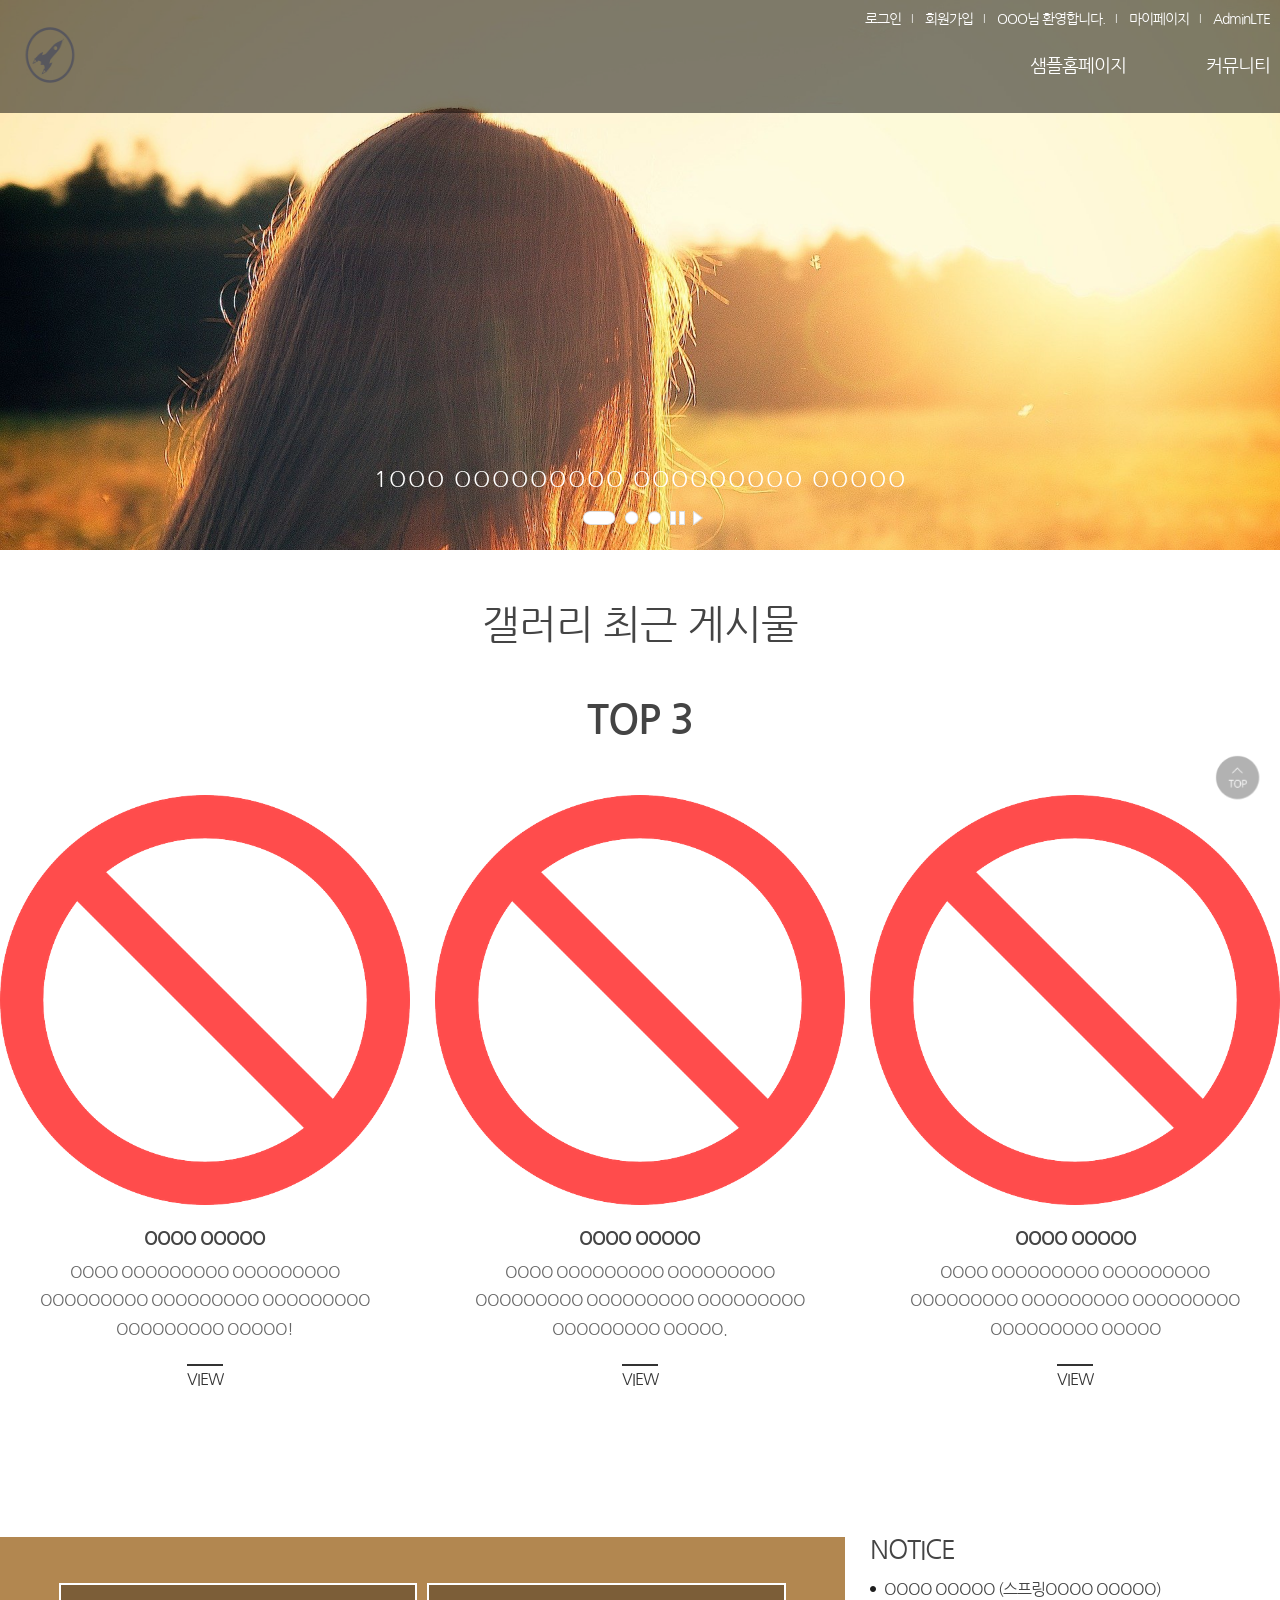
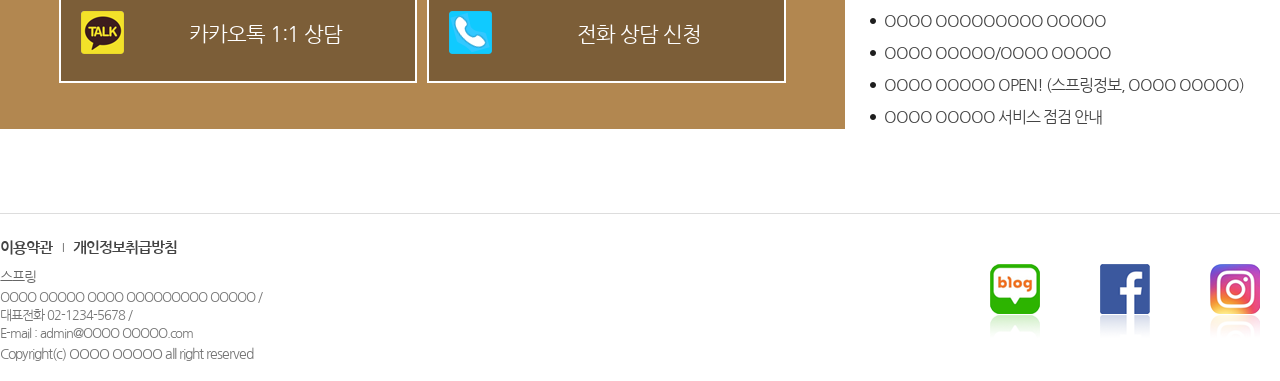
<file: home/index.html>
<!DOCTYPE html>
<html lang="ko">
<head>
    <title> 스프링 </title>
    <meta name="viewport" content="width=device-width, initial-scale=1, minimum-scale=1, maximum-scale=1">
    <meta charset="utf-8" />
    <meta http-equiv="X-UA-Compatible" content="IE=edge">
    <!-- jQuery core import -->
    <script src="/home/js/jquery-3.6.0.js"></script>
    <!-- 상단 바로가기 링크시 부드럽게 상단으로 이동하는 js import -->
    <script src="/home/js/jquery.smooth-scroll.min.js"></script>
    <!-- 
        화면을 초기화 시키는 reset style import : cross browsing을 처리하기 위해
        Chrome, IE, Edge, Safari, Fire Fox의 h1, p, ul, div.. 의 태크 영역이 조금씩 틀림
        작업한 결과가 모든 브라우저(크로싱 브라우저)에 똑같이 보이게 하기위한 reset.css 
    -->
    <link rel="stylesheet" href="/home/css/reset.css">
    <!-- 여기서 부터는 사용자 정의형 스타일 + 스크립트 추가(아래) -->
    <!-- mobile core import -->
    <link rel="stylesheet" href="/home/css/mobile.css">
    <!-- tablet core import -->
    <link rel="stylesheet" href="/home/css/tablet.css">
    <!-- pc core import -->
    <link rel="stylesheet" href="/home/css/pc.css">

    <!-- main(mobile) js core import -->
    <script src="/home/js/main.js"></script>
    <!-- mainslide.js core import  -->
    <script src="/home/js/slidemain.js"></script>

    <style>
    /* 테블릿용 메인페이지 스타일 지정 801px ~ 무한대까지 재정의*/
    @media all and (min-width : 801px) {
    
    }

    /* PC용 메인페이지 스타일 지정 1066px ~ 무한대까지 재정의*/
    @media all and (min-width : 1066px) {
        
    }
    </style>
    <script>
        
        // 메인페이지 전용 슬라이드 호출부
        $(document).ready(function () {
            // 모바일용 메뉴 보이기/숨기기 액션처리
            // 선언한 함수|변수 사용
            // 여기서 함수호출(실행)
            slideAuto = setTimeout('play_w("right")', 3000); //3초 후에 play_w 함수 실행
            var slidePlayHide = setTimeout(function () {
                $('.rollplay').css('display', 'none'); //3초 후에 rollplay 영역을 숨김
            }, 3000);
            // 3개의 슬라이드 버튼 클릭 액션 처리

            $('.rollstop').click(function () {
                // this는 클릭한 본인 태그를 가르킴
                $(this).hide(); //현재 rollstop 버튼을 숨깁니다
                $('.rollplay').css('display', 'inline-block');
                if (slideAuto) {
                    clearTimeout(slideAuto); //slideAuto 변수가 없다면, play_w 함수를 실행 중지
                };
            });
            $('.rollplay a').click(function () {
                $(this).parent().hide();
                $('.rollstop').css('display', 'inline-block');
                play_w('right'); // 3초마다 슬라이드 이미지 액션이 발생합니다.
            });
            $('.rollingbtn li.seq a').each(function (index) {
                $(this).click(function () {
                    $('.rollplay').hide();
                    $('.rollstop').css('display', 'inline-block');
                    if (slideAuto) {
                        clearTimeout(slideAuto) // 슬라이드 중지
                    }
                    play_w(index); // 슬라이드 재생 : 단 시작위치는 클릭한 index부터
                });
            });
        });
    </script>
</head>

<body>
    <!-- 헤더에서푸터까지 -->
    <div id="wrap">
        <!-- 헤더상단메뉴영역영역 -->
        <header id="header">
            <div class="header_area box_inner clear">
                <!-- 상단로고영역 -->
                <h1><a href="index.html">스프링 in 자바</a></h1>
                <!-- //상단로고영역 -->

                <!-- 상단메뉴메뉴영역 -->
                <p class="openMOgnb">
                    <a href="#">
                        <b class="hdd">메뉴열기</b>
                        <span></span><span></span><span></span>
                    </a>
                </p>
                <div class="header_cont">
                    <ul class="util clear">
                        <li><a href="login.html">로그인</a></li>
                        <li><a href="join.html">회원가입</a></li>
                        <!-- 로그인 후 보이는 메뉴(아래) -->
                        <li><a href="#">OOO님 환영합니다.</a></li>
                        <li><a href="mypage.html">마이페이지</a></li>
                        <li><a href="../admin/home.html">AdminLTE</a></li>
                    </ul>
                    <nav>
                        <ul class="gnb clear">
                            <li><a href="board_list.html" class="openAll1">샘플홈페이지</a>

                                <div class="gnb_depth gnb_depth2_1">
                                    <ul class="submenu_list">
                                        <li><a href="board_list.html">반응형홈페이지</a></li>
                                    </ul>
                                </div>
                            </li>
                            <li><a href="board_list.html" class="openAll2">커뮤니티</a>
                                <div class="gnb_depth gnb_depth2_2">
                                    <ul class="submenu_list">
                                        <li><a href="board_list.html">공지사항</a></li>
                                        <li><a href="board_list.html">갤러리게시판</a></li>
                                    </ul>
                                </div>
                            </li>
                        </ul>
                    </nav>
                    <p class="closePop"><a href="javascript:;">닫기</a></p>
                </div>
                <!-- //상단메뉴메뉴영역 -->
            </div>
        </header>
        <!-- //헤더상단메뉴영역영역 -->

        <!-- 메인콘텐츠영역 -->
        <div id="container">
            <!-- 모바일+PC 공통슬라이드영역 -->
            <div class="main_rolling_pc">
                <div class="visualRoll">
                    <!-- 슬라이드이미지영역 -->
                    <ul class="viewImgList">
                        <li class="imglist0">
                            <div class="roll_content">
                                <a href="javascript:;">
                                    <p class="roll_txtline">1OOO OOOOOOOOO OOOOOOOOO OOOOO</p>
                                </a>
                            </div>
                        </li>
                        <li class="imglist1">
                            <div class="roll_content">
                                <a href="javascript:;">
                                    <p class="roll_txtline">2OOO OOOOOOOOO OOOOOOOOO OOOOO</p>
                                </a>
                            </div>
                        </li>
                        <li class="imglist2">
                            <div class="roll_content">
                                <a href="javascript:;">
                                    <p class="roll_txtline">3OOO OOOOOOOOO OOOOOOOOO OOOOO</p>
                                </a>
                            </div>
                        </li>
                    </ul>
                    <!-- //슬라이드이미지영역 -->
                    <!-- 슬라이드버튼영역 -->
                    <div class="rollbtnArea">
                        <ul class="rollingbtn">
                            <!-- butt0 a img -->
                            <li class="seq butt0"><a href="#butt"><img src="img/btn_rollbutt_on.png" alt="1번" /></a>
                            </li>
                            <li class="seq butt1"><a href="#butt"><img src="img/btn_rollbutt_off.png" alt="2번" /></a>
                            </li>
                            <li class="seq butt2"><a href="#butt"><img src="img/btn_rollbutt_off.png" alt="3번" /></a>
                            </li>
                            <li class="rollstop"><a href="#" class="stop"><img src="img/btn_roll_stop.png"
                                        alt="멈춤" /></a></li>
                            <li class="rollplay"><a href="#" class="play"><img src="img/btn_roll_play.png"
                                        alt="재생" /></a></li>
                        </ul>
                    </div>
                    <!-- //슬라이드버튼영역 -->
                </div>
            </div>
            <!-- //모바일+PC 공통슬라이드영역 -->

            <!-- 갤러리최근게시물영역 -->
            <div class="about_area">
                <h2>갤러리 최근 게시물 <b>TOP 3</b></h2>
                <div class="about_box">
                    <ul class="place_list box_inner clear">
                        <li><a href="#"
                                onclick="$('.popup_base').css('height',$(document).height());$('.contact_pop').show();">
                                <img class="img_topplace" src="img/no_image.png" alt="OOOO OOOOO"
                                    style="opacity:0.7;" />
                                <h3>OOOO OOOOO</h3>
                                <p class="txt">OOOO OOOOOOOOO OOOOOOOOO OOOOOOOOO OOOOOOOOO OOOOOOOOO OOOOOOOOO OOOOO!
                                </p>
                                <span class="view">VIEW</span>
                            </a>
                        </li>
                        <li><a href="#"
                                onclick="$('.popup_base').css('height',$(document).height());$('.space_pop').show();">
                                <img class="img_topplace" src="img/no_image.png" alt="OOOO OOOOO"
                                    style="opacity:0.7;" />
                                <h3>OOOO OOOOO</h3>
                                <p class="txt">OOOO OOOOOOOOO OOOOOOOOO OOOOOOOOO OOOOOOOOO OOOOOOOOO OOOOOOOOO OOOOO.
                                </p>
                                <span class="view">VIEW</span>
                            </a>
                        </li>
                        <li><a href="#"
                                onclick="$('.popup_base').css('height',$(document).height());$('.program_pop').show();">
                                <img class="img_topplace" src="img/no_image.png" alt="OOOO OOOOO"
                                    style="opacity:0.7;" />
                                <h3>OOOO OOOOO</h3>
                                <p class="txt">OOOO OOOOOOOOO OOOOOOOOO OOOOOOOOO OOOOOOOOO OOOOOOOOO OOOOOOOOO OOOOO
                                </p>
                                <span class="view">VIEW</span>
                            </a>
                        </li>
                    </ul>
                </div>
            </div>
            <!-- //갤러리최근게시물영역 -->

            <!-- 카카오톡상담및최근공지사항영역 -->
            <div class="appbbs_area">
                <div class="appbbs_box box_inner clear">
                    <h2 class="hdd">상담과 최근게시물</h2>
                    <p class="app_line">
                        <a href="javascript:;">카카오톡 1:1 상담</a>
                        <a href="javascript:;">전화 상담 신청</a>
                    </p>
                    <div class="bbs_line">
                        <h3>NOTICE</h3>
                        <ul class="notice_recent">
                            <li><a href="javascript:;">OOOO OOOOO (스프링OOOO OOOOO)</a></li>
                            <li><a href="javascript:;">OOOO OOOOOOOOO OOOOO</a></li>
                            <li><a href="javascript:;">OOOO OOOOO/OOOO OOOOO</a></li>
                            <li><a href="javascript:;">OOOO OOOOO OPEN! (스프링정보, OOOO OOOOO)</a></li>
                            <li><a href="javascript:;">OOOO OOOOO 서비스 점검 안내</a></li>
                        </ul>
                    </div>
                </div>
            </div>
            <!-- //카카오톡상담및최근공지사항영역 -->
        </div>
        <!-- //메이콘텐츠영역 -->

        <!-- 푸터메뉴및사업자정보영역 -->
        <footer>
            <div class="foot_area box_inner">
                <ul class="foot_list clear">
                    <li><a href="javascript:;">이용약관</a></li>
                    <li><a href="javascript:;">개인정보취급방침</a></li>
                </ul>
                <h2>스프링</h2>
                <p class="addr">OOOO OOOOO OOOO OOOOOOOOO OOOOO <span class="gubun">/</span>
                    <span class="br_line">대표전화 <span class="space0">02-1234-5678</span> <span class="gubun">/</span>
                        <span class="br_line">E-mail : <span class="space0"> admin@OOOO OOOOO.com</span></span>
                    </span>
                </p>
                <p class="copy box_inner">Copyright(c) OOOO OOOOO all right reserved</p>
                <ul class="snslink clear">
                    <li><a href="javascript:;">blog</a></li>
                    <li><a href="javascript:;">facebook</a></li>
                    <li><a href="javascript:;">instargram</a></li>
                </ul>
            </div>
        </footer>
        <!-- //푸터메뉴및주소영역 -->
    </div>
    <!-- //헤더에서푸터까지 -->

    <!-- 하단퀵메뉴영역 -->
    <div class="quick_area">
        <p class="to_top"><a href="#wrap" class="s_point">TOP</a></p>
    </div>
    <!-- //하단퀵메뉴영역 -->

</body>

</html>
</file>
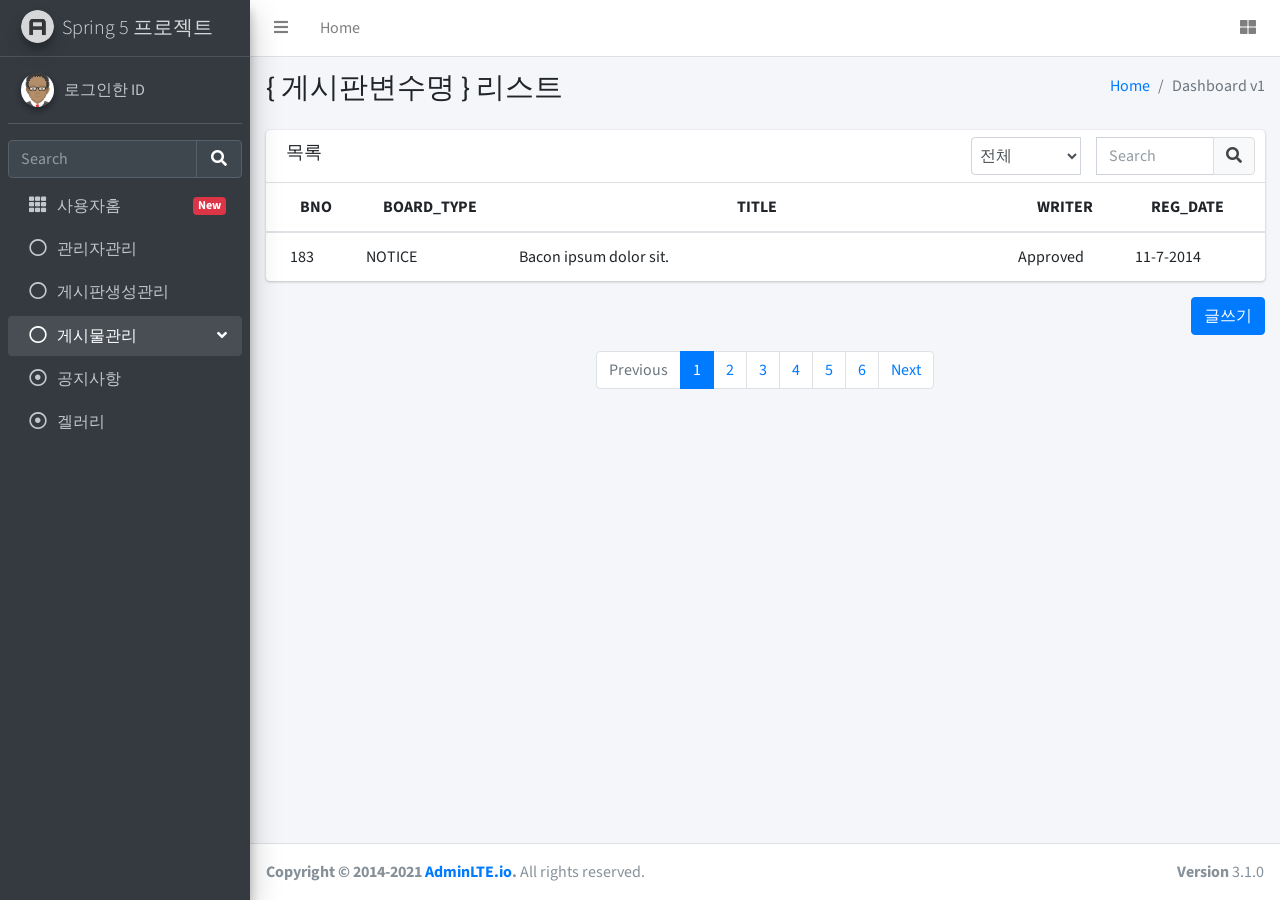
<file: admin/board_list.html>
<!DOCTYPE html>
<html lang="en">
<head>
  <meta charset="utf-8">
  <meta name="viewport" content="width=device-width, initial-scale=1">
  <title>AdminLTE 3 | 대시보드</title>

  <!-- Google Font: Source Sans Pro 구글 웹폰트 -->
  <link rel="stylesheet" href="https://fonts.googleapis.com/css?family=Source+Sans+Pro:300,400,400i,700&display=fallback">
  <!-- Font Awesome -->
  <link rel="stylesheet" href="plugins/fontawesome-free/css/all.min.css">
  <!-- Tempusdominus Bootstrap 4 -->
  <link rel="stylesheet" href="plugins/tempusdominus-bootstrap-4/css/tempusdominus-bootstrap-4.min.css">
  <!-- Theme style -->
  <link rel="stylesheet" href="dist/css/adminlte.min.css">
  <!-- overlayScrollbars 왼쪽 스크롤 메뉴-->
  <link rel="stylesheet" href="plugins/overlayScrollbars/css/OverlayScrollbars.min.css">
  <!-- summernote 웹 에디터 -->
  <link rel="stylesheet" href="plugins/summernote/summernote-bs4.min.css">
  
</head>
<body class="hold-transition sidebar-mini layout-fixed">
<div class="wrapper">

  <!-- Preloader (로고가 로딩하면서 사라지는 기능) -->
  <div class="preloader flex-column justify-content-center align-items-center">
    <img class="animation__shake" src="dist/img/AdminLTELogo.png" alt="AdminLTELogo" height="60" width="60">
  </div>

  <!-- Navbar 햄버거 메뉴 라인 부분-->
  <nav class="main-header navbar navbar-expand navbar-white navbar-light">
    <!-- Left navbar links 왼쪽 햄버거 메뉴와 Home링크 메뉴-->
    <ul class="navbar-nav">
      <li class="nav-item">
        <a class="nav-link" data-widget="pushmenu" href="#" role="button"><i class="fas fa-bars"></i></a>
      </li>
      <li class="nav-item d-none d-sm-inline-block">
        <a href="home.html" class="nav-link">Home</a>
      </li>
    </ul>

    <!-- Right navbar links 오른쪽 아이콘 메뉴 -->
    <ul class="navbar-nav ml-auto">
      <!-- Notifications Dropdown Menu -->
      <li class="nav-item">
        <a class="nav-link" data-widget="control-sidebar" data-slide="true" href="#" role="button">
          <i class="fas fa-th-large"></i>
        </a>
      </li>
    </ul>
  </nav>
  <!-- /.navbar -->

  <!-- Main Sidebar Container -->
  <aside class="main-sidebar sidebar-dark-primary elevation-4">
    <!-- Brand Logo -->
    <a href="home.html" class="brand-link">
      <img src="dist/img/AdminLTELogo.png" alt="AdminLTE Logo" class="brand-image img-circle elevation-3" style="opacity: .8">
      <span class="brand-text font-weight-light">Spring 5 프로젝트</span>
    </a>

    <!-- Sidebar -->
    <div class="sidebar">
      <!-- Sidebar user panel (optional) -->
      <div class="user-panel mt-3 pb-3 mb-3 d-flex">
        <div class="image">
          <img src="dist/img/avatar.png" class="img-circle elevation-2" alt="User Image">
        </div>
        <div class="info">
          <a href="#" class="d-block">로그인한 ID</a>
        </div>
      </div>
      <!-- SidebarSearch Form 검색 폼 -->
      <div class="form-inline">
        <div class="input-group" data-widget="sidebar-search">
          <input class="form-control form-control-sidebar" type="search" placeholder="Search" aria-label="Search">
          <div class="input-group-append">
            <button class="btn btn-sidebar">
              <i class="fas fa-search fa-fw"></i>
            </button>
          </div>
        </div>
      </div>

      <!-- Sidebar Menu 메뉴 시작 -->
      <nav class="mt-2">
        <ul class="nav nav-pills nav-sidebar flex-column" data-widget="treeview" role="menu" data-accordion="false">
          <!-- Add icons to the links using the .nav-icon class
               with font-awesome or any other icon font library -->
          
          <li class="nav-item">
            <a href="/" class="nav-link">
              <i class="nav-icon fas fa-th"></i>
              <p>
                사용자홈
                <span class="right badge badge-danger">New</span>
              </p>
            </a>
          </li>
          <li class="nav-item">
            <a href="#" class="nav-link">
              <i class="far fa-circle nav-icon"></i>
              <p>관리자관리</p>
            </a>
          </li>
          <li class="nav-item">
            <a href="#" class="nav-link">
              <i class="far fa-circle nav-icon"></i>
              <p>게시판생성관리</p>
            </a>
          </li>
          <li class="nav-item menu-open">
            <a href="#" class="nav-link">
              <i class="far fa-circle nav-icon"></i>
              <p>게시물관리
                <i class="right fas fa-angle-left"></i>
              </p>
            </a>
            <ul class="nav nav-treeview">
              <!-- 위 게시판 생성관리에서 만든 게시판 개수에 따라서 자동 증가(아래) -->
              <li class="nav-item">
                <a href="board_list.html" class="nav-link">
                  <i class="far fa-dot-circle nav-icon"></i>
                  <p>공지사항</p>
                </a>
              </li>
              <li class="nav-item">
                <a href="board_list.html" class="nav-link">
                  <i class="far fa-dot-circle nav-icon"></i>
                  <p>겔러리</p>
                </a>
              </li>
            </ul>
          </li>
          
        </ul>
      </nav>
      <!-- /.sidebar-menu -->
    </div>
    <!-- /.sidebar -->
  </aside>

  <!-- Content Wrapper. Contains page content -->
  <div class="content-wrapper">
    <!-- Content Header (Page header) -->
    <div class="content-header">
      <div class="container-fluid">
        <div class="row mb-2">
          <div class="col-sm-6">
            <h1 class="m-0">{ 게시판변수명 } 리스트</h1>
          </div><!-- /.col -->
          <div class="col-sm-6">
            <ol class="breadcrumb float-sm-right">
              <li class="breadcrumb-item"><a href="#">Home</a></li>
              <li class="breadcrumb-item active">Dashboard v1</li>
            </ol>
          </div><!-- /.col -->
        </div><!-- /.row -->
      </div><!-- /.container-fluid -->
    </div>
    <!-- /.content-header -->

    <!-- Main content -->
    <section class="content">
      <div class="container-fluid">
        <!-- 콘텐츠 내용 START  -->
        <div class="card">
          <div class="card-header">
            <h3 class="card-title">목록</h3>

            <div class="card-tools">
              <form name="form_search" action="board_list.html" methode="GET">
                <div class="input-group input-group-md" style="width: 300px;">
                  <select name="search_type" class="form-control pl-1 mx-3">
                    <option>전체</option>
                    <option>제목</option>
                    <option>내용</option>
                  </select>
                  <input type="text" name="table_search" class="form-control float-right" placeholder="Search">
                  <div class="input-group-append">
                    <button type="submit" class="btn btn-default">
                      <i class="fas fa-search"></i>
                    </button>
                  </div>
                </div>
              </form>
            </div>

            
          <!--
            <div class="card-tools">
              <div class="input-group input-group-md">
                <form name="form_search" action="board_list.html" method="GET" class="form-horizontal">
                  <select class="form-control float-left" style="width: inherit;">
                    <option>전체</option>
                    <option>제목</option>
                    <option>내용</option>
                  </select>  
                  <input type="text" name="table_search" class="form-control float-left" placeholder="Search" style="width: inherit;">
                  <div class="input-group-append float-left" style="width: inherit;">
                    <button type="submit" class="btn btn-default">
                      <i class="fas fa-search"></i>
                    </button>
                  </div>                                
                </form>
              </div>
            </div> 
          -->
           
            </div>

          <!-- /.card-header -->
          <div class="card-body table-responsive p-0">
            <table class="table table-hover">  <!-- 줄바꿈 하지 않을 때 text-nowrap 추가 -->
              <thead>
                <tr class="text-center">
                  <th class="text-center">BNO</th>
                  <th class="text-center">BOARD_TYPE</th>
                  <th class="text-center col-6">TITLE</th>
                  <th class="text-center">WRITER</th>
                  <th class="text-center">REG_DATE</th>
                </tr>
              </thead>
              <tbody>
                <!-- 아래 링크주소에 jsp에서 프로그램처리 예정 -->
                  <tr onclick="location.replace('board_view.html?bno=183')" style="cursor:pointer">
                    <td>183</td>
                    <td>NOTICE</td>
                    <td>Bacon ipsum dolor sit.</td>
                    <td><span class="tag tag-success">Approved</span></td>
                    <td>11-7-2014</td>
                  </tr>    
              </tbody>
            </table>
          </div>
          <!-- /.card-body -->
        </div>
        <!-- 콘텐츠 내용 END  -->
        <!-- 페이징처리 START -->
        <div class="row">
            <div class="col-12 text-right">
            <a href="board_write.html" class="btn btn-primary mb-3">글쓰기</a>
            <ul class="pagination justify-content-center">
              <li class="paginate_button page-item previous disabled" id="example2_previous">
                <a href="#" aria-controls="example2"
                  data-dt-idx="0" tabindex="0" class="page-link">Previous</a>
              </li>
              <li class="paginate_button page-item active">
                <a href="#" aria-controls="example2" data-dt-idx="1" tabindex="0"
                  class="page-link">1</a>
              </li>
              <li class="paginate_button page-item ">
                <a href="#" aria-controls="example2" data-dt-idx="2" tabindex="0"
                  class="page-link">2</a>
              </li>
              <li class="paginate_button page-item ">
                <a href="#" aria-controls="example2" data-dt-idx="3" tabindex="0"
                  class="page-link">3</a>
              </li>
              <li class="paginate_button page-item ">
                <a href="#" aria-controls="example2" data-dt-idx="4" tabindex="0"
                  class="page-link">4</a>
              </li>
              <li class="paginate_button page-item ">
                <a href="#" aria-controls="example2" data-dt-idx="5" tabindex="0"
                  class="page-link">5</a>
              </li>
              <li class="paginate_button page-item ">
                <a href="#" aria-controls="example2" data-dt-idx="6" tabindex="0"
                  class="page-link">6</a>
              </li>
              <li class="paginate_button page-item next" id="example2_next">
                <a href="#" aria-controls="example2" data-dt-idx="7"
                  tabindex="0" class="page-link">Next</a>
              </li>
            </ul>
    
          </div>

        </div>
        <!-- 페이징처리 END -->
      </div><!-- /.container-fluid -->
    </section>
    <!-- /.content -->
  </div>

  <!-- /.content-wrapper -->
  <footer class="main-footer">
    <strong>Copyright &copy; 2014-2021 <a href="https://adminlte.io">AdminLTE.io</a>.</strong>
    All rights reserved.
    <div class="float-right d-none d-sm-inline-block">
      <b>Version</b> 3.1.0
    </div>
  </footer>

  <!-- Control Sidebar 오른쪽 바둑판 메뉴 클릭시 나오는 내용 -->
  <aside class="control-sidebar control-sidebar-dark">
    <!-- demo.js에서 출력할 내용이 존재, demo.js 사용안하고 직접만듦 -->
    <div class='text-center mt-4'>
      <h5>로그아웃</h5><hr class="mb-2"/>
      <button type="button" class="btn btn-primary" id="btn_logout">로그아웃</button>
    </div>
  </aside>
  <!-- /.control-sidebar -->
</div>
<!-- ./wrapper -->

<!-- jQuery Core -->
<script src="plugins/jquery/jquery.min.js"></script>
<!-- jQuery UI 1.11.4 Core -->
<script src="plugins/jquery-ui/jquery-ui.min.js"></script>
<!-- Resolve conflict in jQuery UI tooltip with Bootstrap tooltip -->
<script>
  $.widget.bridge('uibutton', $.ui.button)
</script>
<!-- Bootstrap 4 -->
<script src="plugins/bootstrap/js/bootstrap.bundle.min.js"></script>
<!-- Summernote -->
<script src="plugins/summernote/summernote-bs4.min.js"></script>
<!-- overlayScrollbars 왼쪽 스크롤 메뉴 코어 -->
<script src="plugins/overlayScrollbars/js/jquery.overlayScrollbars.min.js"></script>
<!-- AdminLTE App -->
<script src="dist/js/adminlte.js"></script>
<!-- AdminLTE for demo purposes 오른쪽 메뉴 코어 -->
<!-- <script src="dist/js/demo.js"></script> -->
  
</body>
</html>
</file>
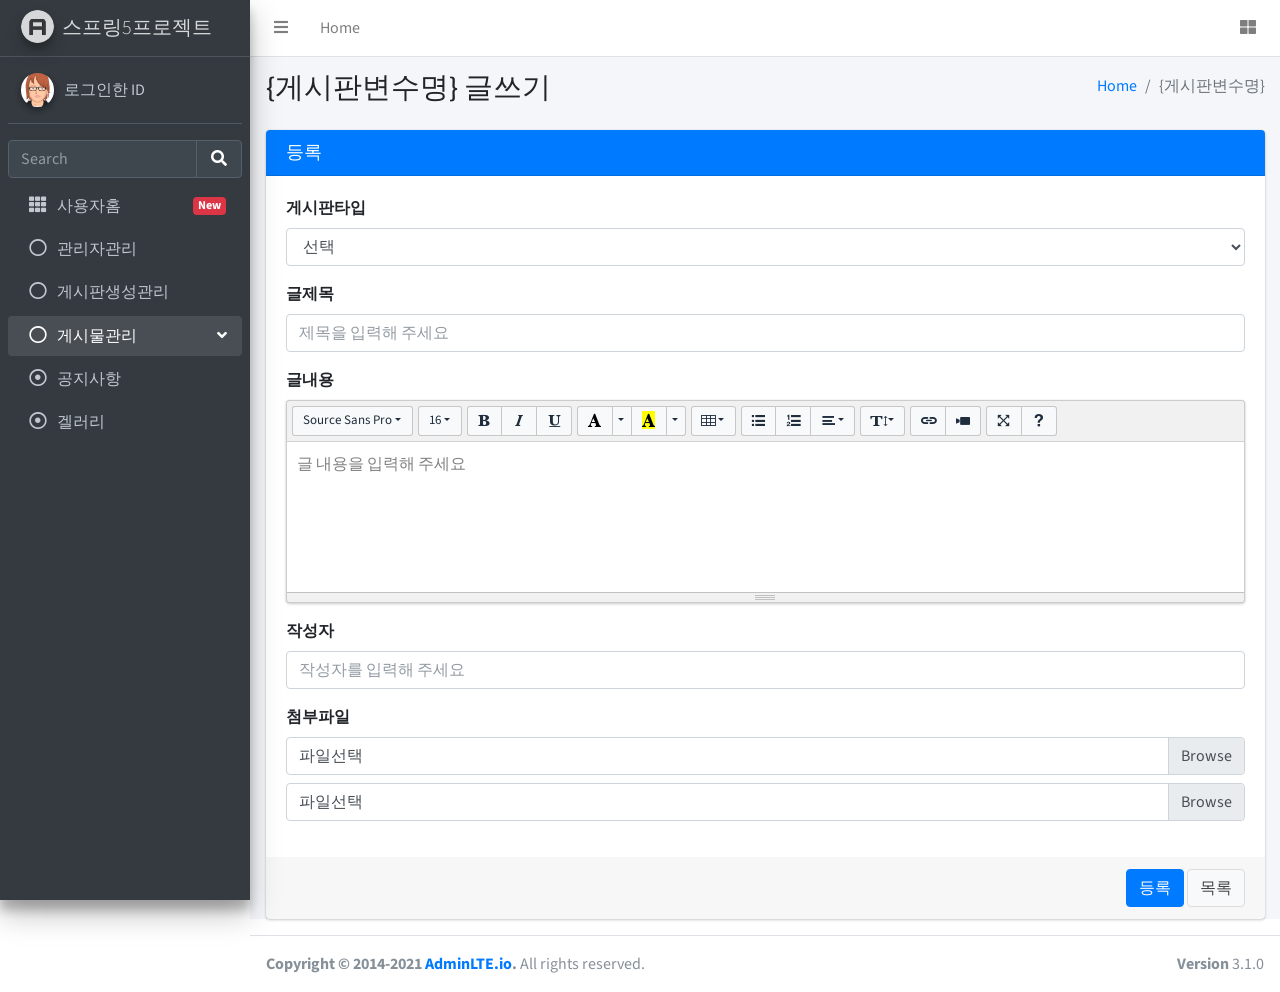
<file: admin/board_write.html>
<!DOCTYPE html>
<html lang="ko">
<head>
  <meta charset="utf-8">
  <meta name="viewport" content="width=device-width, initial-scale=1">
  <title>AdminLTE 3 | 대시보드</title>
  <!-- Google Font: Source Sans Pro 구글웹폰트 -->
  <link rel="stylesheet" href="https://fonts.googleapis.com/css?family=Source+Sans+Pro:300,400,400i,700&display=fallback">
  <!-- Font Awesome 폰트어썸 -->
  <link rel="stylesheet" href="plugins/fontawesome-free/css/all.min.css">
  <!-- Tempusdominus Bootstrap 4 부트스트랩4 -->
  <link rel="stylesheet" href="plugins/tempusdominus-bootstrap-4/css/tempusdominus-bootstrap-4.min.css">
  <!-- Theme style AdminLTE 테마스타일 -->
  <link rel="stylesheet" href="dist/css/adminlte.min.css">
  <!-- overlayScrollbars 왼쪽스크롤메뉴 -->
  <link rel="stylesheet" href="plugins/overlayScrollbars/css/OverlayScrollbars.min.css">
  <!-- summernote 웹에디터 -->
  <link rel="stylesheet" href="plugins/summernote/summernote-bs4.min.css">
</head>
<body class="hold-transition sidebar-mini layout-fixed">
<div class="wrapper">

  <!-- Preloader A로고 로딩중...표시 -->
  <div class="preloader flex-column justify-content-center align-items-center">
    <img class="animation__shake" src="dist/img/AdminLTELogo.png" alt="AdminLTELogo" height="60" width="60">
  </div>

  <!-- Navbar 햄버거메뉴 라인 부분 -->
  <nav class="main-header navbar navbar-expand navbar-white navbar-light">
    <!-- Left navbar links 왼쪽 햄버거 메뉴와 Home링크메뉴 -->
    <ul class="navbar-nav">
      <li class="nav-item"> 
        <a class="nav-link" data-widget="pushmenu" href="#" role="button"><i class="fas fa-bars"></i></a>
      </li>
      <li class="nav-item d-none d-sm-inline-block">
        <a href="home.html" class="nav-link">Home</a>
      </li>
    </ul>
    <!-- Right navbar links 오른쪽 아이콘 메뉴 -->
    <ul class="navbar-nav ml-auto">
     
      <li class="nav-item">
        <a class="nav-link" data-widget="control-sidebar" data-slide="true" href="#" role="button">
          <i class="fas fa-th-large"></i>
        </a>
      </li>
    </ul>
  </nav>
  <!-- /.navbar -->

  <!-- Main Sidebar Container 왼쪽 사이드메뉴내용 -->
  <aside class="main-sidebar sidebar-dark-primary elevation-4">
    <!-- Brand Logo -->
    <a href="home.html" class="brand-link">
      <img src="dist/img/AdminLTELogo.png" alt="AdminLTE Logo" class="brand-image img-circle elevation-3" style="opacity: .8">
      <span class="brand-text font-weight-light">스프링5프로젝트</span>
    </a>

    <!-- Sidebar -->
    <div class="sidebar">
      <!-- Sidebar user panel (optional) 로그인한 정보 -->
      <div class="user-panel mt-3 pb-3 mb-3 d-flex">
        <div class="image">
          <img src="dist/img/avatar3.png" class="img-circle elevation-2" alt="User Image">
        </div>
        <div class="info">
          <a href="#" class="d-block">로그인한 ID</a>
        </div>
      </div>

      <!-- SidebarSearch Form 검색폼 -->
      <div class="form-inline">
        <div class="input-group" data-widget="sidebar-search">
          <input class="form-control form-control-sidebar" type="search" placeholder="Search" aria-label="Search">
          <div class="input-group-append">
            <button class="btn btn-sidebar">
              <i class="fas fa-search fa-fw"></i>
            </button>
          </div>
        </div>
      </div>

      <!-- Sidebar Menu 메뉴시작 -->
      <nav class="mt-2">
        <ul class="nav nav-pills nav-sidebar flex-column" data-widget="treeview" role="menu" data-accordion="false">
          <!-- Add icons to the links using the .nav-icon class
               with font-awesome or any other icon font library -->
          
          <li class="nav-item">
            <a href="/" class="nav-link">
              <i class="nav-icon fas fa-th"></i>
              <p>
                사용자홈
                <span class="right badge badge-danger">New</span>
              </p>
            </a>
          </li>
          <li class="nav-item">
            <a href="#" class="nav-link">
              <i class="far fa-circle nav-icon"></i>
              <p>관리자관리</p>
            </a>
          </li>
          <li class="nav-item">
            <a href="#" class="nav-link">
              <i class="far fa-circle nav-icon"></i>
              <p>게시판생성관리</p>
            </a>
          </li>
          <li class="nav-item menu-open">
            <a href="#" class="nav-link">
              <i class="far fa-circle nav-icon"></i>
              <p>게시물관리
                <i class="right fas fa-angle-left"></i>
              </p>
            </a>
            <ul class="nav nav-treeview">
              <!-- 위 게시판 생성관리에서 만든 게시판 개수에 따라서 자동 증가(아래) -->
              <li class="nav-item">
                <a href="board_list.html" class="nav-link">
                  <i class="far fa-dot-circle nav-icon"></i>
                  <p>공지사항</p>
                </a>
              </li>
              <li class="nav-item">
                <a href="board_list.html" class="nav-link">
                  <i class="far fa-dot-circle nav-icon"></i>
                  <p>겔러리</p>
                </a>
              </li>
            </ul>
          </li>
          
        </ul>
      </nav>
      <!-- /.sidebar-menu -->
    </div>
    <!-- /.sidebar -->
  </aside>

  <!-- Content Wrapper. Contains page content -->
  <div class="content-wrapper">
    <!-- Content Header (Page header) -->
    <div class="content-header">
      <div class="container-fluid">
        <div class="row mb-2">
          <div class="col-sm-6">
            <h1 class="m-0">{게시판변수명} 글쓰기</h1>
          </div><!-- /.col -->
          <div class="col-sm-6">
            <ol class="breadcrumb float-sm-right">
              <li class="breadcrumb-item"><a href="#">Home</a></li>
              <li class="breadcrumb-item active">{게시판변수명}</li>
            </ol>
          </div><!-- /.col -->
        </div><!-- /.row -->
      </div><!-- /.container-fluid -->
    </div>
    <!-- /.content-header -->

    <!-- Main content -->
    <section class="content">
      <div class="container-fluid">
        <!-- 콘텐츠 내용 -->
        <div class="card card-primary">
          <div class="card-header">
            <h3 class="card-title">등록</h3>
          </div>
          <!-- /.card-header -->
          <!-- form start -->
          <!-- 첨부파일을 전송할때 enctype=필수 없으면, 첨부파일이 전송X -->
          <form name="form_write" action="board_write.html" enctype="multipart/form-data">
            <div class="card-body">
              <div class="form-group">
                <label for="board_type">게시판타입</label>
                <select name="board_type" class="form-control">
                  <option>선택</option>
                  <option>공지사항</option>
                  <option>갤러리</option>
                </select>
              </div>
              <div class="form-group">
                <label for="title">글제목</label>
                <input name="title" type="text" class="form-control" id="title" placeholder="제목을 입력해 주세요" required>
              </div>
              <div class="form-group">
                <label for="content">글내용</label>
                <textarea name="content" id="content" class="form-control" placeholder="내용을 입력해주세요." required></textarea>
              </div>
              <div class="form-group">
                <label for="writer">작성자</label>
                <input name="writer" type="text" class="form-control" id="writer" placeholder="작성자를 입력해 주세요" required>
              </div>
              <div class="form-group">
                <label for="file0">첨부파일</label>
                <div class="input-group">
                  <div class="custom-file">
                    <input name="file" type="file" class="custom-file-input" id="file0">
                    <label class="custom-file-label" for="file0">파일선택</label>
                  </div>
                </div>
                <div class="mb-2"></div>
                <div class="input-group">
                  <div class="custom-file">
                    <input name="file" type="file" class="custom-file-input" id="file1">
                    <label class="custom-file-label" for="file1">파일선택</label>
                  </div>
                </div>
              </div>
              
            </div>
            <!-- /.card-body -->

            <div class="card-footer text-right">
              <button type="submit" class="btn btn-primary">등록</button>
              <a href="board_list.html" class="btn btn-default">목록</a>
            </div>
          </form>
        </div>
        <!-- //콘텐츠 내용 -->
      </div><!-- /.container-fluid -->
    </section>
    <!-- /.content -->
  </div>
  <!-- /.content-wrapper -->
  <footer class="main-footer">
    <strong>Copyright &copy; 2014-2021 <a href="https://adminlte.io">AdminLTE.io</a>.</strong>
    All rights reserved.
    <div class="float-right d-none d-sm-inline-block">
      <b>Version</b> 3.1.0
    </div>
  </footer>

  <!-- Control Sidebar 오른쪽 바둑판베뉴클릭시 나오는 내용 -->
  <aside class="control-sidebar control-sidebar-dark">
    <!-- demo.js에서 출력할 내용이 존재, demo.js사용않함. -->
    <div class="text-center mt-4">
    <h5>로그아웃</h5><hr class="mb-2"/>
    <button type="button" class="btn btn-primary" id="btn_logout">로그아웃</button>
    </div>
  </aside>
  <!-- /.control-sidebar -->
</div>
<!-- ./wrapper -->
<!-- jQuery 제이쿼리 코어 -->
<script src="plugins/jquery/jquery.min.js"></script>
<!-- jQuery UI 1.11.4 제이쿼리 UI코어 -->
<script src="plugins/jquery-ui/jquery-ui.min.js"></script>
<!-- Resolve conflict in jQuery UI tooltip with Bootstrap tooltip -->
<script>
  $.widget.bridge('uibutton', $.ui.button)
</script>
<!-- Bootstrap 4 부트스트랩4 코어 -->
<script src="plugins/bootstrap/js/bootstrap.bundle.min.js"></script>
<!-- Summernote 섬머노트웹에디터 코어 -->
<script src="plugins/summernote/summernote-bs4.min.js"></script>
<!-- overlayScrollbars 왼쪽스크롤메뉴 코어 -->
<script src="plugins/overlayScrollbars/js/jquery.overlayScrollbars.min.js"></script>
<!-- AdminLTE App AdminLTE코어 -->
<script src="dist/js/adminlte.js"></script>
<!-- AdminLTE for demo purposes 오른쪽메뉴-로그아웃사용 코어: 사용안함. -->
<!-- <script src="dist/js/demo.js"></script> -->
<!-- 첨부파일명을 input태그디자인 안쪽에 집어넣는 확장프로그램 -->
<script src="/admin/plugins/bs-custom-file-input/bs-custom-file-input.min.js"></script>
<!-- 위 첨부파일 확장프로그램 실행(아래-개발자가 처리) -->
<script>
	$(document).ready(function(){
		bsCustomFileInput.init();
	});
</script>
<!-- 서머노트 웹에디터 실행(아래-개발자가 처리) -->
<script>
	$(document).ready(function(){
		//$('#content_lbl').summernote();//기본실행. 이기본실을 개발자 커스터마이징 합니다.
		$('#content').summernote({
			height:150,
			lang:'ko-KR',
			placeholder:'글 내용을 입력해 주세요',
			toolbar: [
				['fontname',['fontname']],
				['fontsize',['fontsize']],
				['style',['bold','italic','underline']],
				['color',['forecolor','color']],
				['table',['table']],
				['para',['ul','ol','paragraph']],
				['height',['height']],
				['insert',['link','video']],//'picture',
				['view',['fullscreen','help']]
			],
			fontNames: ['Arial','Arial Black','맑은 고딕','궁서','Nanum Gothic'],
			fontSizes: ['8','10','12','14','16','18','20','22','24','26','28','30'],
			fontNamesIgnoreCheck: ['Nanum Gothic']
		});
	});
</script>
</body>
</html>
</file>
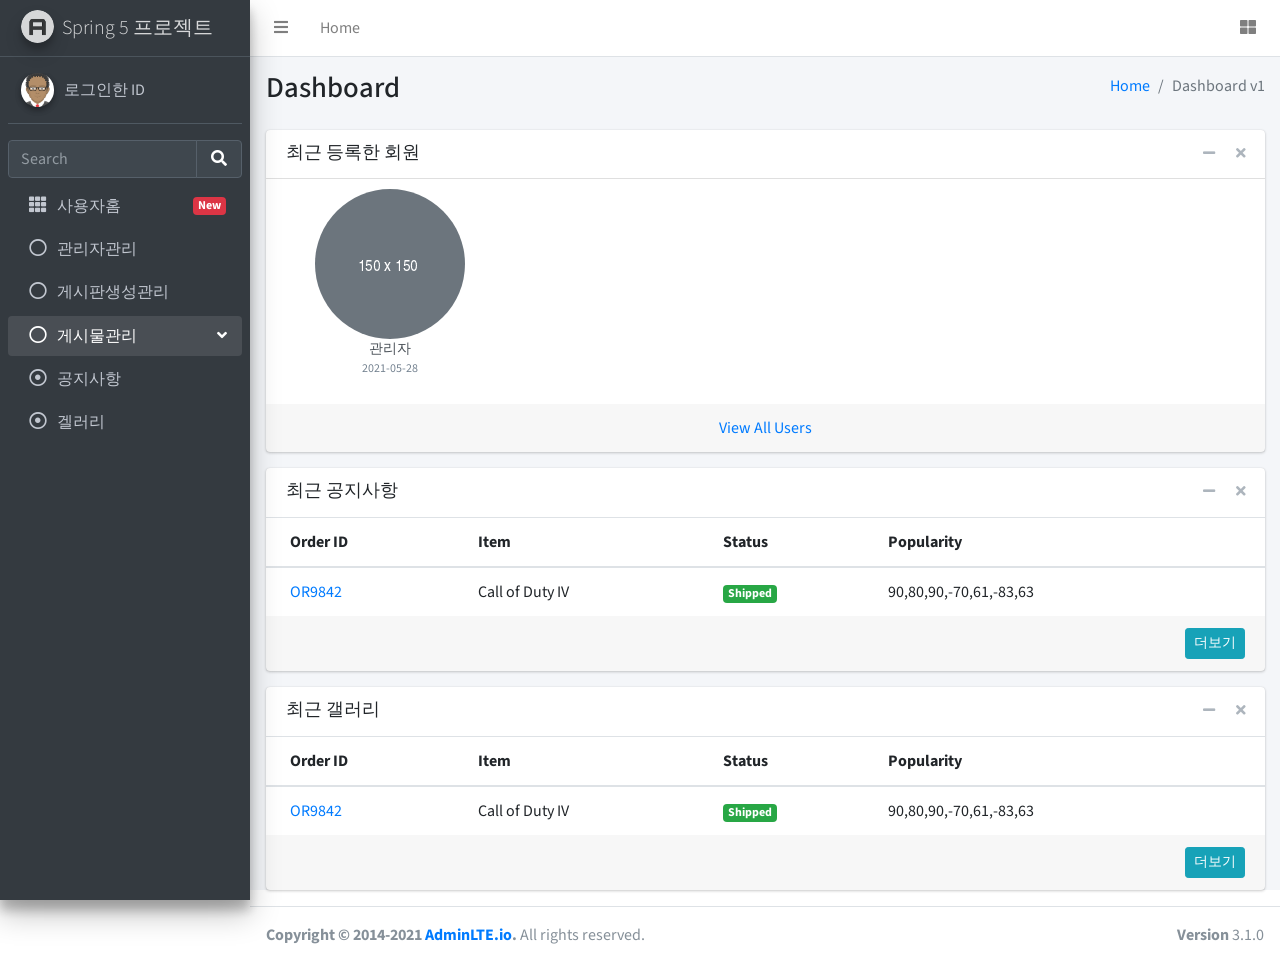
<file: admin/home.html>
<!DOCTYPE html>
<html lang="en">
<head>
  <meta charset="utf-8">
  <meta name="viewport" content="width=device-width, initial-scale=1">
  <title>AdminLTE 3 | 대시보드</title>

  <!-- Google Font: Source Sans Pro 구글 웹폰트 -->
  <link rel="stylesheet" href="https://fonts.googleapis.com/css?family=Source+Sans+Pro:300,400,400i,700&display=fallback">
  <!-- Font Awesome -->
  <link rel="stylesheet" href="plugins/fontawesome-free/css/all.min.css">
  <!-- Tempusdominus Bootstrap 4 -->
  <link rel="stylesheet" href="plugins/tempusdominus-bootstrap-4/css/tempusdominus-bootstrap-4.min.css">
  <!-- Theme style -->
  <link rel="stylesheet" href="dist/css/adminlte.min.css">
  <!-- overlayScrollbars 왼쪽 스크롤 메뉴-->
  <link rel="stylesheet" href="plugins/overlayScrollbars/css/OverlayScrollbars.min.css">
  <!-- summernote 웹 에디터 -->
  <link rel="stylesheet" href="plugins/summernote/summernote-bs4.min.css">
</head>
<body class="hold-transition sidebar-mini layout-fixed">
<div class="wrapper">

  <!-- Preloader (로고가 로딩하면서 사라지는 기능) -->
  <div class="preloader flex-column justify-content-center align-items-center">
    <img class="animation__shake" src="dist/img/AdminLTELogo.png" alt="AdminLTELogo" height="60" width="60">
  </div>

  <!-- Navbar 햄버거 메뉴 라인 부분-->
  <nav class="main-header navbar navbar-expand navbar-white navbar-light">
    <!-- Left navbar links 왼쪽 햄버거 메뉴와 Home링크 메뉴-->
    <ul class="navbar-nav">
      <li class="nav-item">
        <a class="nav-link" data-widget="pushmenu" href="#" role="button"><i class="fas fa-bars"></i></a>
      </li>
      <li class="nav-item d-none d-sm-inline-block">
        <a href="home.html" class="nav-link">Home</a>
      </li>
    </ul>

    <!-- Right navbar links 오른쪽 아이콘 메뉴 -->
    <ul class="navbar-nav ml-auto">
      <!-- Notifications Dropdown Menu -->
      <li class="nav-item">
        <a class="nav-link" data-widget="control-sidebar" data-slide="true" href="#" role="button">
          <i class="fas fa-th-large"></i>
        </a>
      </li>
    </ul>
  </nav>
  <!-- /.navbar -->

  <!-- Main Sidebar Container -->
  <aside class="main-sidebar sidebar-dark-primary elevation-4">
    <!-- Brand Logo -->
    <a href="home.html" class="brand-link">
      <img src="dist/img/AdminLTELogo.png" alt="AdminLTE Logo" class="brand-image img-circle elevation-3" style="opacity: .8">
      <span class="brand-text font-weight-light">Spring 5 프로젝트</span>
    </a>

    <!-- Sidebar -->
    <div class="sidebar">
      <!-- Sidebar user panel (optional) -->
      <div class="user-panel mt-3 pb-3 mb-3 d-flex">
        <div class="image">
          <img src="dist/img/avatar.png" class="img-circle elevation-2" alt="User Image">
        </div>
        <div class="info">
          <a href="#" class="d-block">로그인한 ID</a>
        </div>
      </div>
      <!-- SidebarSearch Form 검색 폼 -->
      <div class="form-inline">
        <div class="input-group" data-widget="sidebar-search">
          <input class="form-control form-control-sidebar" type="search" placeholder="Search" aria-label="Search">
          <div class="input-group-append">
            <button class="btn btn-sidebar">
              <i class="fas fa-search fa-fw"></i>
            </button>
          </div>
        </div>
      </div>

      <!-- Sidebar Menu 메뉴 시작 -->
      <nav class="mt-2">
        <ul class="nav nav-pills nav-sidebar flex-column" data-widget="treeview" role="menu" data-accordion="false">
          <!-- Add icons to the links using the .nav-icon class
               with font-awesome or any other icon font library -->
          
          <li class="nav-item">
            <a href="/" class="nav-link">
              <i class="nav-icon fas fa-th"></i>
              <p>
                사용자홈
                <span class="right badge badge-danger">New</span>
              </p>
            </a>
          </li>
          <li class="nav-item">
            <a href="#" class="nav-link">
              <i class="far fa-circle nav-icon"></i>
              <p>관리자관리</p>
            </a>
          </li>
          <li class="nav-item">
            <a href="#" class="nav-link">
              <i class="far fa-circle nav-icon"></i>
              <p>게시판생성관리</p>
            </a>
          </li>
          <li class="nav-item menu-open">
            <a href="#" class="nav-link">
              <i class="far fa-circle nav-icon"></i>
              <p>게시물관리
                <i class="right fas fa-angle-left"></i>
              </p>
            </a>
            <ul class="nav nav-treeview">
              <!-- 위 게시판 생성관리에서 만든 게시판 개수에 따라서 자동 증가(아래) -->
              <li class="nav-item">
                <a href="board_list.html" class="nav-link">
                  <i class="far fa-dot-circle nav-icon"></i>
                  <p>공지사항</p>
                </a>
              </li>
              <li class="nav-item">
                <a href="board_list.html" class="nav-link">
                  <i class="far fa-dot-circle nav-icon"></i>
                  <p>겔러리</p>
                </a>
              </li>
            </ul>
          </li>
          
        </ul>
      </nav>
      <!-- /.sidebar-menu -->
    </div>
    <!-- /.sidebar -->
  </aside>

  <!-- Content Wrapper. Contains page content -->
  <div class="content-wrapper">
    <!-- Content Header (Page header) -->
    <div class="content-header">
      <div class="container-fluid">
        <div class="row mb-2">
          <div class="col-sm-6">
            <h1 class="m-0">Dashboard</h1>
          </div><!-- /.col -->
          <div class="col-sm-6">
            <ol class="breadcrumb float-sm-right">
              <li class="breadcrumb-item"><a href="#">Home</a></li>
              <li class="breadcrumb-item active">Dashboard v1</li>
            </ol>
          </div><!-- /.col -->
        </div><!-- /.row -->
      </div><!-- /.container-fluid -->
    </div>
    <!-- /.content-header -->

    <!-- Main content -->
    <section class="content">
      <div class="container-fluid">
        <!-- 최근 등록한 회원목록 START -->
        <div class="card">
          <div class="card-header">
            <h3 class="card-title">최근 등록한 회원</h3>

            <div class="card-tools">
              <!-- <span class="badge badge-danger">8 New Members</span> -->
              <button type="button" class="btn btn-tool" data-card-widget="collapse">
                <i class="fas fa-minus"></i>
              </button>
              <button type="button" class="btn btn-tool" data-card-widget="remove">
                <i class="fas fa-times"></i>
              </button>
            </div>
          </div>
          <!-- /.card-header -->
          <div class="card-body p-0">
            <ul class="users-list clearfix">
              <li onclick="alert('해당 회원정보로 이동합니다. -준비중-')" style="cursor: pointer;">
                <img src="dist/img/default-150x150.png" alt="User Image">
                <a class="users-list-name" href="#">관리자</a>
                <span class="users-list-date">2021-05-28</span>
              </li>
            </ul>
            <!-- /.users-list -->
          </div>
          <!-- /.card-body -->
          <div class="card-footer text-center">
            <a href="javascript:alert('회원목록으로 이동 -준비중-')">View All Users</a>
          </div>
          <!-- /.card-footer -->
        </div>
        <!-- 최근 등록한 회원목록 END -->
        <!-- 최근 게시물 리스트(공지사항+갤러리+Q&A) START -->
        <div class="card">
          <div class="card-header border-transparent">
            <h3 class="card-title">최근 공지사항</h3>

            <div class="card-tools">
              <button type="button" class="btn btn-tool" data-card-widget="collapse">
                <i class="fas fa-minus"></i>
              </button>
              <button type="button" class="btn btn-tool" data-card-widget="remove">
                <i class="fas fa-times"></i>
              </button>
            </div>
          </div>
          <!-- /.card-header -->
          <div class="card-body p-0">
            <div class="table-responsive">
              <table class="table m-0">
                <thead>
                <tr>
                  <th>Order ID</th>
                  <th>Item</th>
                  <th>Status</th>
                  <th>Popularity</th>
                </tr>
                </thead>
                <tbody>
                <tr>
                  <td><a href="pages/examples/invoice.html">OR9842</a></td>
                  <td>Call of Duty IV</td>
                  <td><span class="badge badge-success">Shipped</span></td>
                  <td>
                    <div class="sparkbar" data-color="#00a65a" data-height="20">90,80,90,-70,61,-83,63</div>
                  </td>
                </tr>
                </tbody>
              </table>
            </div>
            <!-- /.table-responsive -->
          </div>
          <!-- /.card-body -->
          <div class="card-footer clearfix">
            <!-- void(0) 아동 안함 -->
            <a href="javascript:void(0)" class="btn btn-sm btn-info float-right">더보기</a>
          </div>
          <!-- /.card-footer -->
        </div>
        <div class="card">
          <div class="card-header border-transparent">
            <h3 class="card-title">최근 갤러리</h3>

            <div class="card-tools">
              <button type="button" class="btn btn-tool" data-card-widget="collapse">
                <i class="fas fa-minus"></i>
              </button>
              <button type="button" class="btn btn-tool" data-card-widget="remove">
                <i class="fas fa-times"></i>
              </button>
            </div>
          </div>
          <!-- /.card-header -->
          <div class="card-body p-0">
            <div class="table-responsive">
              <table class="table m-0">
                <thead>
                <tr>
                  <th>Order ID</th>
                  <th>Item</th>
                  <th>Status</th>
                  <th>Popularity</th>
                </tr>
                </thead>
                <tbody>
                <tr>
                  <td><a href="pages/examples/invoice.html">OR9842</a></td>
                  <td>Call of Duty IV</td>
                  <td><span class="badge badge-success">Shipped</span></td>
                  <td>
                    <div class="sparkbar" data-color="#00a65a" data-height="20">90,80,90,-70,61,-83,63</div>
                  </td>
                </tr>
                </tbody>
              </table>
            </div>
            <!-- /.table-responsive -->
          </div>
          <!-- /.card-body -->
          <div class="card-footer clearfix">
            <!-- void(0) 아동 안함 -->
            <a href="javascript:void(0)" class="btn btn-sm btn-info float-right">더보기</a>
          </div>
          <!-- /.card-footer -->
        </div>
        <!-- 최근 게시물 리스트 END  -->
      </div><!-- /.container-fluid -->
    </section>
    <!-- /.content -->
  </div>
  <!-- /.content-wrapper -->
  <footer class="main-footer">
    <strong>Copyright &copy; 2014-2021 <a href="https://adminlte.io">AdminLTE.io</a>.</strong>
    All rights reserved.
    <div class="float-right d-none d-sm-inline-block">
      <b>Version</b> 3.1.0
    </div>
  </footer>

  <!-- Control Sidebar 오른쪽 바둑판 메뉴 클릭시 나오는 내용 -->
  <aside class="control-sidebar control-sidebar-dark">
    <!-- demo.js에서 출력할 내용이 존재, demo.js 사용안하고 직접만듦 -->
    <div class='text-center mt-4'>
      <h5>로그아웃</h5><hr class="mb-2"/>
      <button type="button" class="btn btn-primary" id="btn_logout">로그아웃</button>
    </div>
  </aside>
  <!-- /.control-sidebar -->
</div>
<!-- ./wrapper -->

<!-- jQuery Core -->
<script src="plugins/jquery/jquery.min.js"></script>
<!-- jQuery UI 1.11.4 Core -->
<script src="plugins/jquery-ui/jquery-ui.min.js"></script>
<!-- Resolve conflict in jQuery UI tooltip with Bootstrap tooltip -->
<script>
  $.widget.bridge('uibutton', $.ui.button)
</script>
<!-- Bootstrap 4 -->
<script src="plugins/bootstrap/js/bootstrap.bundle.min.js"></script>
<!-- Summernote -->
<script src="plugins/summernote/summernote-bs4.min.js"></script>
<!-- overlayScrollbars 왼쪽 스크롤 메뉴 코어 -->
<script src="plugins/overlayScrollbars/js/jquery.overlayScrollbars.min.js"></script>
<!-- AdminLTE App -->
<script src="dist/js/adminlte.js"></script>
<!-- AdminLTE for demo purposes 오른쪽 메뉴 코어 -->
<!-- <script src="dist/js/demo.js"></script> -->
</body>
</html>
</file>
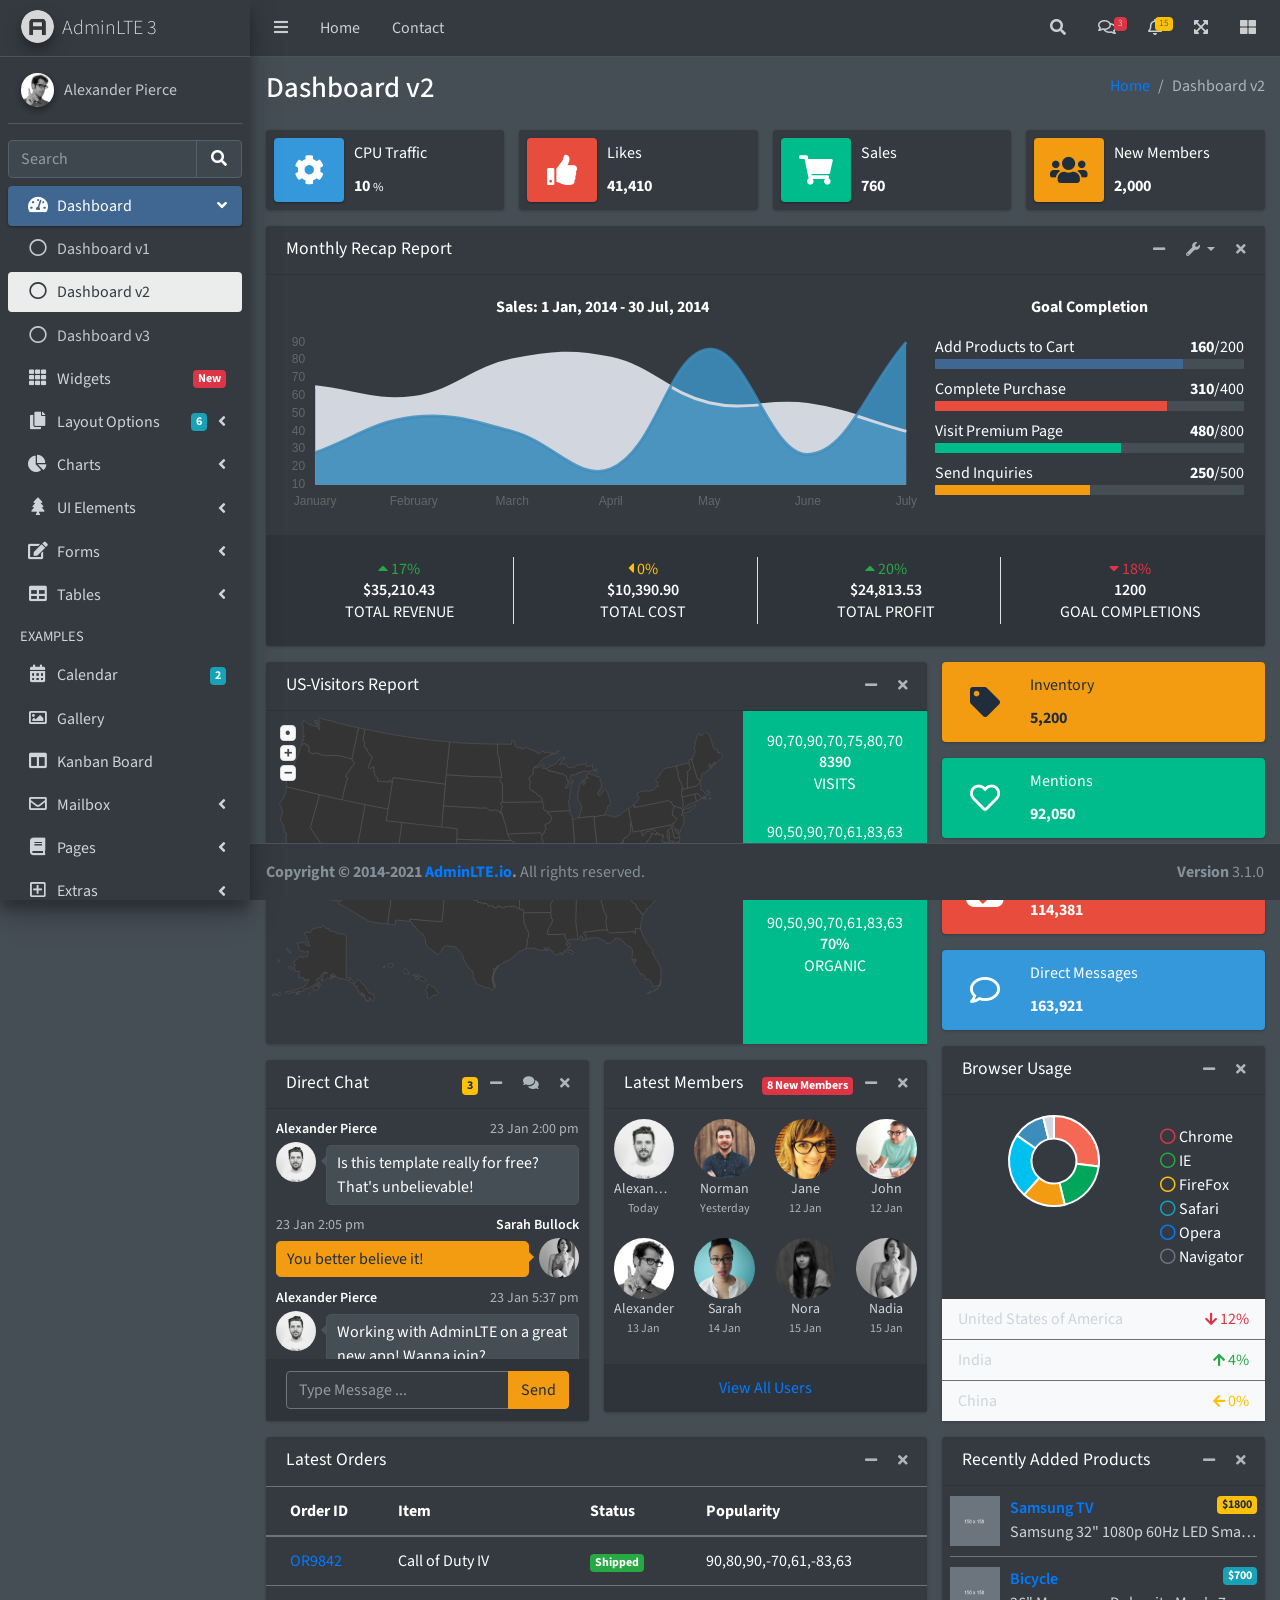
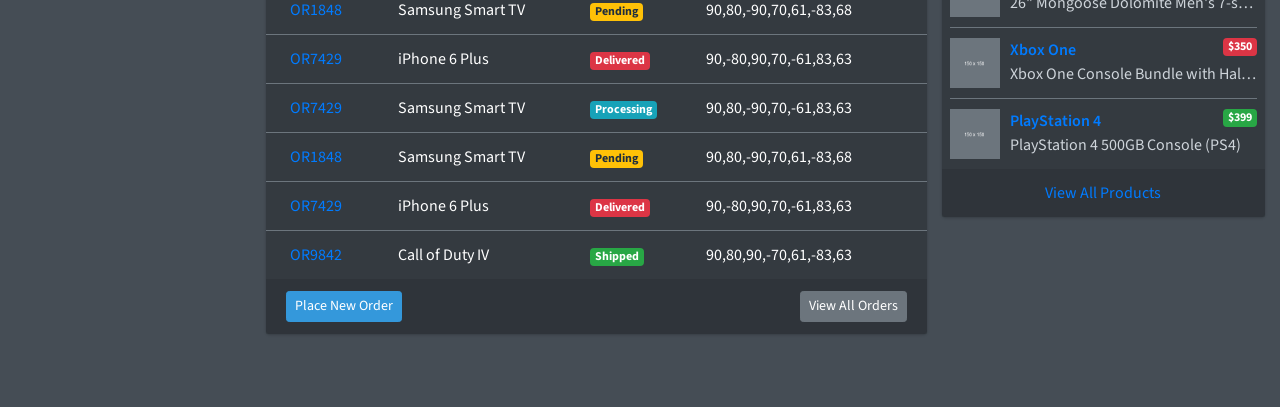
<file: admin/index2.html>
<!DOCTYPE html>
<html lang="en">
<head>
  <meta charset="utf-8">
  <meta name="viewport" content="width=device-width, initial-scale=1">
  <title>AdminLTE 3 | Dashboard 2</title>

  <!-- Google Font: Source Sans Pro -->
  <link rel="stylesheet" href="https://fonts.googleapis.com/css?family=Source+Sans+Pro:300,400,400i,700&display=fallback">
  <!-- Font Awesome Icons -->
  <link rel="stylesheet" href="plugins/fontawesome-free/css/all.min.css">
  <!-- overlayScrollbars -->
  <link rel="stylesheet" href="plugins/overlayScrollbars/css/OverlayScrollbars.min.css">
  <!-- Theme style -->
  <link rel="stylesheet" href="dist/css/adminlte.min.css">
</head>
<body class="hold-transition dark-mode sidebar-mini layout-fixed layout-navbar-fixed layout-footer-fixed">
<div class="wrapper">

  <!-- Preloader -->
  <div class="preloader flex-column justify-content-center align-items-center">
    <img class="animation__wobble" src="dist/img/AdminLTELogo.png" alt="AdminLTELogo" height="60" width="60">
  </div>

  <!-- Navbar -->
  <nav class="main-header navbar navbar-expand navbar-dark">
    <!-- Left navbar links -->
    <ul class="navbar-nav">
      <li class="nav-item">
        <a class="nav-link" data-widget="pushmenu" href="#" role="button"><i class="fas fa-bars"></i></a>
      </li>
      <li class="nav-item d-none d-sm-inline-block">
        <a href="index3.html" class="nav-link">Home</a>
      </li>
      <li class="nav-item d-none d-sm-inline-block">
        <a href="#" class="nav-link">Contact</a>
      </li>
    </ul>

    <!-- Right navbar links -->
    <ul class="navbar-nav ml-auto">
      <!-- Navbar Search -->
      <li class="nav-item">
        <a class="nav-link" data-widget="navbar-search" href="#" role="button">
          <i class="fas fa-search"></i>
        </a>
        <div class="navbar-search-block">
          <form class="form-inline">
            <div class="input-group input-group-sm">
              <input class="form-control form-control-navbar" type="search" placeholder="Search" aria-label="Search">
              <div class="input-group-append">
                <button class="btn btn-navbar" type="submit">
                  <i class="fas fa-search"></i>
                </button>
                <button class="btn btn-navbar" type="button" data-widget="navbar-search">
                  <i class="fas fa-times"></i>
                </button>
              </div>
            </div>
          </form>
        </div>
      </li>

      <!-- Messages Dropdown Menu -->
      <li class="nav-item dropdown">
        <a class="nav-link" data-toggle="dropdown" href="#">
          <i class="far fa-comments"></i>
          <span class="badge badge-danger navbar-badge">3</span>
        </a>
        <div class="dropdown-menu dropdown-menu-lg dropdown-menu-right">
          <a href="#" class="dropdown-item">
            <!-- Message Start -->
            <div class="media">
              <img src="dist/img/user1-128x128.jpg" alt="User Avatar" class="img-size-50 mr-3 img-circle">
              <div class="media-body">
                <h3 class="dropdown-item-title">
                  Brad Diesel
                  <span class="float-right text-sm text-danger"><i class="fas fa-star"></i></span>
                </h3>
                <p class="text-sm">Call me whenever you can...</p>
                <p class="text-sm text-muted"><i class="far fa-clock mr-1"></i> 4 Hours Ago</p>
              </div>
            </div>
            <!-- Message End -->
          </a>
          <div class="dropdown-divider"></div>
          <a href="#" class="dropdown-item">
            <!-- Message Start -->
            <div class="media">
              <img src="dist/img/user8-128x128.jpg" alt="User Avatar" class="img-size-50 img-circle mr-3">
              <div class="media-body">
                <h3 class="dropdown-item-title">
                  John Pierce
                  <span class="float-right text-sm text-muted"><i class="fas fa-star"></i></span>
                </h3>
                <p class="text-sm">I got your message bro</p>
                <p class="text-sm text-muted"><i class="far fa-clock mr-1"></i> 4 Hours Ago</p>
              </div>
            </div>
            <!-- Message End -->
          </a>
          <div class="dropdown-divider"></div>
          <a href="#" class="dropdown-item">
            <!-- Message Start -->
            <div class="media">
              <img src="dist/img/user3-128x128.jpg" alt="User Avatar" class="img-size-50 img-circle mr-3">
              <div class="media-body">
                <h3 class="dropdown-item-title">
                  Nora Silvester
                  <span class="float-right text-sm text-warning"><i class="fas fa-star"></i></span>
                </h3>
                <p class="text-sm">The subject goes here</p>
                <p class="text-sm text-muted"><i class="far fa-clock mr-1"></i> 4 Hours Ago</p>
              </div>
            </div>
            <!-- Message End -->
          </a>
          <div class="dropdown-divider"></div>
          <a href="#" class="dropdown-item dropdown-footer">See All Messages</a>
        </div>
      </li>
      <!-- Notifications Dropdown Menu -->
      <li class="nav-item dropdown">
        <a class="nav-link" data-toggle="dropdown" href="#">
          <i class="far fa-bell"></i>
          <span class="badge badge-warning navbar-badge">15</span>
        </a>
        <div class="dropdown-menu dropdown-menu-lg dropdown-menu-right">
          <span class="dropdown-item dropdown-header">15 Notifications</span>
          <div class="dropdown-divider"></div>
          <a href="#" class="dropdown-item">
            <i class="fas fa-envelope mr-2"></i> 4 new messages
            <span class="float-right text-muted text-sm">3 mins</span>
          </a>
          <div class="dropdown-divider"></div>
          <a href="#" class="dropdown-item">
            <i class="fas fa-users mr-2"></i> 8 friend requests
            <span class="float-right text-muted text-sm">12 hours</span>
          </a>
          <div class="dropdown-divider"></div>
          <a href="#" class="dropdown-item">
            <i class="fas fa-file mr-2"></i> 3 new reports
            <span class="float-right text-muted text-sm">2 days</span>
          </a>
          <div class="dropdown-divider"></div>
          <a href="#" class="dropdown-item dropdown-footer">See All Notifications</a>
        </div>
      </li>
      <li class="nav-item">
        <a class="nav-link" data-widget="fullscreen" href="#" role="button">
          <i class="fas fa-expand-arrows-alt"></i>
        </a>
      </li>
      <li class="nav-item">
        <a class="nav-link" data-widget="control-sidebar" data-slide="true" href="#" role="button">
          <i class="fas fa-th-large"></i>
        </a>
      </li>
    </ul>
  </nav>
  <!-- /.navbar -->

  <!-- Main Sidebar Container -->
  <aside class="main-sidebar sidebar-dark-primary elevation-4">
    <!-- Brand Logo -->
    <a href="index3.html" class="brand-link">
      <img src="dist/img/AdminLTELogo.png" alt="AdminLTE Logo" class="brand-image img-circle elevation-3" style="opacity: .8">
      <span class="brand-text font-weight-light">AdminLTE 3</span>
    </a>

    <!-- Sidebar -->
    <div class="sidebar">
      <!-- Sidebar user panel (optional) -->
      <div class="user-panel mt-3 pb-3 mb-3 d-flex">
        <div class="image">
          <img src="dist/img/user2-160x160.jpg" class="img-circle elevation-2" alt="User Image">
        </div>
        <div class="info">
          <a href="#" class="d-block">Alexander Pierce</a>
        </div>
      </div>

      <!-- SidebarSearch Form -->
      <div class="form-inline">
        <div class="input-group" data-widget="sidebar-search">
          <input class="form-control form-control-sidebar" type="search" placeholder="Search" aria-label="Search">
          <div class="input-group-append">
            <button class="btn btn-sidebar">
              <i class="fas fa-search fa-fw"></i>
            </button>
          </div>
        </div>
      </div>

      <!-- Sidebar Menu -->
      <nav class="mt-2">
        <ul class="nav nav-pills nav-sidebar flex-column" data-widget="treeview" role="menu" data-accordion="false">
          <!-- Add icons to the links using the .nav-icon class
               with font-awesome or any other icon font library -->
          <li class="nav-item menu-open">
            <a href="#" class="nav-link active">
              <i class="nav-icon fas fa-tachometer-alt"></i>
              <p>
                Dashboard
                <i class="right fas fa-angle-left"></i>
              </p>
            </a>
            <ul class="nav nav-treeview">
              <li class="nav-item">
                <a href="./index.html" class="nav-link">
                  <i class="far fa-circle nav-icon"></i>
                  <p>Dashboard v1</p>
                </a>
              </li>
              <li class="nav-item">
                <a href="./index2.html" class="nav-link active">
                  <i class="far fa-circle nav-icon"></i>
                  <p>Dashboard v2</p>
                </a>
              </li>
              <li class="nav-item">
                <a href="./index3.html" class="nav-link">
                  <i class="far fa-circle nav-icon"></i>
                  <p>Dashboard v3</p>
                </a>
              </li>
            </ul>
          </li>
          <li class="nav-item">
            <a href="pages/widgets.html" class="nav-link">
              <i class="nav-icon fas fa-th"></i>
              <p>
                Widgets
                <span class="right badge badge-danger">New</span>
              </p>
            </a>
          </li>
          <li class="nav-item">
            <a href="#" class="nav-link">
              <i class="nav-icon fas fa-copy"></i>
              <p>
                Layout Options
                <i class="fas fa-angle-left right"></i>
                <span class="badge badge-info right">6</span>
              </p>
            </a>
            <ul class="nav nav-treeview">
              <li class="nav-item">
                <a href="pages/layout/top-nav.html" class="nav-link">
                  <i class="far fa-circle nav-icon"></i>
                  <p>Top Navigation</p>
                </a>
              </li>
              <li class="nav-item">
                <a href="pages/layout/top-nav-sidebar.html" class="nav-link">
                  <i class="far fa-circle nav-icon"></i>
                  <p>Top Navigation + Sidebar</p>
                </a>
              </li>
              <li class="nav-item">
                <a href="pages/layout/boxed.html" class="nav-link">
                  <i class="far fa-circle nav-icon"></i>
                  <p>Boxed</p>
                </a>
              </li>
              <li class="nav-item">
                <a href="pages/layout/fixed-sidebar.html" class="nav-link">
                  <i class="far fa-circle nav-icon"></i>
                  <p>Fixed Sidebar</p>
                </a>
              </li>
              <li class="nav-item">
                <a href="pages/layout/fixed-sidebar-custom.html" class="nav-link">
                  <i class="far fa-circle nav-icon"></i>
                  <p>Fixed Sidebar <small>+ Custom Area</small></p>
                </a>
              </li>
              <li class="nav-item">
                <a href="pages/layout/fixed-topnav.html" class="nav-link">
                  <i class="far fa-circle nav-icon"></i>
                  <p>Fixed Navbar</p>
                </a>
              </li>
              <li class="nav-item">
                <a href="pages/layout/fixed-footer.html" class="nav-link">
                  <i class="far fa-circle nav-icon"></i>
                  <p>Fixed Footer</p>
                </a>
              </li>
              <li class="nav-item">
                <a href="pages/layout/collapsed-sidebar.html" class="nav-link">
                  <i class="far fa-circle nav-icon"></i>
                  <p>Collapsed Sidebar</p>
                </a>
              </li>
            </ul>
          </li>
          <li class="nav-item">
            <a href="#" class="nav-link">
              <i class="nav-icon fas fa-chart-pie"></i>
              <p>
                Charts
                <i class="right fas fa-angle-left"></i>
              </p>
            </a>
            <ul class="nav nav-treeview">
              <li class="nav-item">
                <a href="pages/charts/chartjs.html" class="nav-link">
                  <i class="far fa-circle nav-icon"></i>
                  <p>ChartJS</p>
                </a>
              </li>
              <li class="nav-item">
                <a href="pages/charts/flot.html" class="nav-link">
                  <i class="far fa-circle nav-icon"></i>
                  <p>Flot</p>
                </a>
              </li>
              <li class="nav-item">
                <a href="pages/charts/inline.html" class="nav-link">
                  <i class="far fa-circle nav-icon"></i>
                  <p>Inline</p>
                </a>
              </li>
              <li class="nav-item">
                <a href="pages/charts/uplot.html" class="nav-link">
                  <i class="far fa-circle nav-icon"></i>
                  <p>uPlot</p>
                </a>
              </li>
            </ul>
          </li>
          <li class="nav-item">
            <a href="#" class="nav-link">
              <i class="nav-icon fas fa-tree"></i>
              <p>
                UI Elements
                <i class="fas fa-angle-left right"></i>
              </p>
            </a>
            <ul class="nav nav-treeview">
              <li class="nav-item">
                <a href="pages/UI/general.html" class="nav-link">
                  <i class="far fa-circle nav-icon"></i>
                  <p>General</p>
                </a>
              </li>
              <li class="nav-item">
                <a href="pages/UI/icons.html" class="nav-link">
                  <i class="far fa-circle nav-icon"></i>
                  <p>Icons</p>
                </a>
              </li>
              <li class="nav-item">
                <a href="pages/UI/buttons.html" class="nav-link">
                  <i class="far fa-circle nav-icon"></i>
                  <p>Buttons</p>
                </a>
              </li>
              <li class="nav-item">
                <a href="pages/UI/sliders.html" class="nav-link">
                  <i class="far fa-circle nav-icon"></i>
                  <p>Sliders</p>
                </a>
              </li>
              <li class="nav-item">
                <a href="pages/UI/modals.html" class="nav-link">
                  <i class="far fa-circle nav-icon"></i>
                  <p>Modals & Alerts</p>
                </a>
              </li>
              <li class="nav-item">
                <a href="pages/UI/navbar.html" class="nav-link">
                  <i class="far fa-circle nav-icon"></i>
                  <p>Navbar & Tabs</p>
                </a>
              </li>
              <li class="nav-item">
                <a href="pages/UI/timeline.html" class="nav-link">
                  <i class="far fa-circle nav-icon"></i>
                  <p>Timeline</p>
                </a>
              </li>
              <li class="nav-item">
                <a href="pages/UI/ribbons.html" class="nav-link">
                  <i class="far fa-circle nav-icon"></i>
                  <p>Ribbons</p>
                </a>
              </li>
            </ul>
          </li>
          <li class="nav-item">
            <a href="#" class="nav-link">
              <i class="nav-icon fas fa-edit"></i>
              <p>
                Forms
                <i class="fas fa-angle-left right"></i>
              </p>
            </a>
            <ul class="nav nav-treeview">
              <li class="nav-item">
                <a href="pages/forms/general.html" class="nav-link">
                  <i class="far fa-circle nav-icon"></i>
                  <p>General Elements</p>
                </a>
              </li>
              <li class="nav-item">
                <a href="pages/forms/advanced.html" class="nav-link">
                  <i class="far fa-circle nav-icon"></i>
                  <p>Advanced Elements</p>
                </a>
              </li>
              <li class="nav-item">
                <a href="pages/forms/editors.html" class="nav-link">
                  <i class="far fa-circle nav-icon"></i>
                  <p>Editors</p>
                </a>
              </li>
              <li class="nav-item">
                <a href="pages/forms/validation.html" class="nav-link">
                  <i class="far fa-circle nav-icon"></i>
                  <p>Validation</p>
                </a>
              </li>
            </ul>
          </li>
          <li class="nav-item">
            <a href="#" class="nav-link">
              <i class="nav-icon fas fa-table"></i>
              <p>
                Tables
                <i class="fas fa-angle-left right"></i>
              </p>
            </a>
            <ul class="nav nav-treeview">
              <li class="nav-item">
                <a href="pages/tables/simple.html" class="nav-link">
                  <i class="far fa-circle nav-icon"></i>
                  <p>Simple Tables</p>
                </a>
              </li>
              <li class="nav-item">
                <a href="pages/tables/data.html" class="nav-link">
                  <i class="far fa-circle nav-icon"></i>
                  <p>DataTables</p>
                </a>
              </li>
              <li class="nav-item">
                <a href="pages/tables/jsgrid.html" class="nav-link">
                  <i class="far fa-circle nav-icon"></i>
                  <p>jsGrid</p>
                </a>
              </li>
            </ul>
          </li>
          <li class="nav-header">EXAMPLES</li>
          <li class="nav-item">
            <a href="pages/calendar.html" class="nav-link">
              <i class="nav-icon fas fa-calendar-alt"></i>
              <p>
                Calendar
                <span class="badge badge-info right">2</span>
              </p>
            </a>
          </li>
          <li class="nav-item">
            <a href="pages/gallery.html" class="nav-link">
              <i class="nav-icon far fa-image"></i>
              <p>
                Gallery
              </p>
            </a>
          </li>
          <li class="nav-item">
            <a href="pages/kanban.html" class="nav-link">
              <i class="nav-icon fas fa-columns"></i>
              <p>
                Kanban Board
              </p>
            </a>
          </li>
          <li class="nav-item">
            <a href="#" class="nav-link">
              <i class="nav-icon far fa-envelope"></i>
              <p>
                Mailbox
                <i class="fas fa-angle-left right"></i>
              </p>
            </a>
            <ul class="nav nav-treeview">
              <li class="nav-item">
                <a href="pages/mailbox/mailbox.html" class="nav-link">
                  <i class="far fa-circle nav-icon"></i>
                  <p>Inbox</p>
                </a>
              </li>
              <li class="nav-item">
                <a href="pages/mailbox/compose.html" class="nav-link">
                  <i class="far fa-circle nav-icon"></i>
                  <p>Compose</p>
                </a>
              </li>
              <li class="nav-item">
                <a href="pages/mailbox/read-mail.html" class="nav-link">
                  <i class="far fa-circle nav-icon"></i>
                  <p>Read</p>
                </a>
              </li>
            </ul>
          </li>
          <li class="nav-item">
            <a href="#" class="nav-link">
              <i class="nav-icon fas fa-book"></i>
              <p>
                Pages
                <i class="fas fa-angle-left right"></i>
              </p>
            </a>
            <ul class="nav nav-treeview">
              <li class="nav-item">
                <a href="pages/examples/invoice.html" class="nav-link">
                  <i class="far fa-circle nav-icon"></i>
                  <p>Invoice</p>
                </a>
              </li>
              <li class="nav-item">
                <a href="pages/examples/profile.html" class="nav-link">
                  <i class="far fa-circle nav-icon"></i>
                  <p>Profile</p>
                </a>
              </li>
              <li class="nav-item">
                <a href="pages/examples/e-commerce.html" class="nav-link">
                  <i class="far fa-circle nav-icon"></i>
                  <p>E-commerce</p>
                </a>
              </li>
              <li class="nav-item">
                <a href="pages/examples/projects.html" class="nav-link">
                  <i class="far fa-circle nav-icon"></i>
                  <p>Projects</p>
                </a>
              </li>
              <li class="nav-item">
                <a href="pages/examples/project-add.html" class="nav-link">
                  <i class="far fa-circle nav-icon"></i>
                  <p>Project Add</p>
                </a>
              </li>
              <li class="nav-item">
                <a href="pages/examples/project-edit.html" class="nav-link">
                  <i class="far fa-circle nav-icon"></i>
                  <p>Project Edit</p>
                </a>
              </li>
              <li class="nav-item">
                <a href="pages/examples/project-detail.html" class="nav-link">
                  <i class="far fa-circle nav-icon"></i>
                  <p>Project Detail</p>
                </a>
              </li>
              <li class="nav-item">
                <a href="pages/examples/contacts.html" class="nav-link">
                  <i class="far fa-circle nav-icon"></i>
                  <p>Contacts</p>
                </a>
              </li>
              <li class="nav-item">
                <a href="pages/examples/faq.html" class="nav-link">
                  <i class="far fa-circle nav-icon"></i>
                  <p>FAQ</p>
                </a>
              </li>
              <li class="nav-item">
                <a href="pages/examples/contact-us.html" class="nav-link">
                  <i class="far fa-circle nav-icon"></i>
                  <p>Contact us</p>
                </a>
              </li>
            </ul>
          </li>
          <li class="nav-item">
            <a href="#" class="nav-link">
              <i class="nav-icon far fa-plus-square"></i>
              <p>
                Extras
                <i class="fas fa-angle-left right"></i>
              </p>
            </a>
            <ul class="nav nav-treeview">
              <li class="nav-item">
                <a href="#" class="nav-link">
                  <i class="far fa-circle nav-icon"></i>
                  <p>
                    Login & Register v1
                    <i class="fas fa-angle-left right"></i>
                  </p>
                </a>
                <ul class="nav nav-treeview">
                  <li class="nav-item">
                    <a href="pages/examples/login.html" class="nav-link">
                      <i class="far fa-circle nav-icon"></i>
                      <p>Login v1</p>
                    </a>
                  </li>
                  <li class="nav-item">
                    <a href="pages/examples/register.html" class="nav-link">
                      <i class="far fa-circle nav-icon"></i>
                      <p>Register v1</p>
                    </a>
                  </li>
                  <li class="nav-item">
                    <a href="pages/examples/forgot-password.html" class="nav-link">
                      <i class="far fa-circle nav-icon"></i>
                      <p>Forgot Password v1</p>
                    </a>
                  </li>
                  <li class="nav-item">
                    <a href="pages/examples/recover-password.html" class="nav-link">
                      <i class="far fa-circle nav-icon"></i>
                      <p>Recover Password v1</p>
                    </a>
                  </li>
                </ul>
              </li>
              <li class="nav-item">
                <a href="#" class="nav-link">
                  <i class="far fa-circle nav-icon"></i>
                  <p>
                    Login & Register v2
                    <i class="fas fa-angle-left right"></i>
                  </p>
                </a>
                <ul class="nav nav-treeview">
                  <li class="nav-item">
                    <a href="pages/examples/login-v2.html" class="nav-link">
                      <i class="far fa-circle nav-icon"></i>
                      <p>Login v2</p>
                    </a>
                  </li>
                  <li class="nav-item">
                    <a href="pages/examples/register-v2.html" class="nav-link">
                      <i class="far fa-circle nav-icon"></i>
                      <p>Register v2</p>
                    </a>
                  </li>
                  <li class="nav-item">
                    <a href="pages/examples/forgot-password-v2.html" class="nav-link">
                      <i class="far fa-circle nav-icon"></i>
                      <p>Forgot Password v2</p>
                    </a>
                  </li>
                  <li class="nav-item">
                    <a href="pages/examples/recover-password-v2.html" class="nav-link">
                      <i class="far fa-circle nav-icon"></i>
                      <p>Recover Password v2</p>
                    </a>
                  </li>
                </ul>
              </li>
              <li class="nav-item">
                <a href="pages/examples/lockscreen.html" class="nav-link">
                  <i class="far fa-circle nav-icon"></i>
                  <p>Lockscreen</p>
                </a>
              </li>
              <li class="nav-item">
                <a href="pages/examples/legacy-user-menu.html" class="nav-link">
                  <i class="far fa-circle nav-icon"></i>
                  <p>Legacy User Menu</p>
                </a>
              </li>
              <li class="nav-item">
                <a href="pages/examples/language-menu.html" class="nav-link">
                  <i class="far fa-circle nav-icon"></i>
                  <p>Language Menu</p>
                </a>
              </li>
              <li class="nav-item">
                <a href="pages/examples/404.html" class="nav-link">
                  <i class="far fa-circle nav-icon"></i>
                  <p>Error 404</p>
                </a>
              </li>
              <li class="nav-item">
                <a href="pages/examples/500.html" class="nav-link">
                  <i class="far fa-circle nav-icon"></i>
                  <p>Error 500</p>
                </a>
              </li>
              <li class="nav-item">
                <a href="pages/examples/pace.html" class="nav-link">
                  <i class="far fa-circle nav-icon"></i>
                  <p>Pace</p>
                </a>
              </li>
              <li class="nav-item">
                <a href="pages/examples/blank.html" class="nav-link">
                  <i class="far fa-circle nav-icon"></i>
                  <p>Blank Page</p>
                </a>
              </li>
              <li class="nav-item">
                <a href="starter.html" class="nav-link">
                  <i class="far fa-circle nav-icon"></i>
                  <p>Starter Page</p>
                </a>
              </li>
            </ul>
          </li>
          <li class="nav-item">
            <a href="#" class="nav-link">
              <i class="nav-icon fas fa-search"></i>
              <p>
                Search
                <i class="fas fa-angle-left right"></i>
              </p>
            </a>
            <ul class="nav nav-treeview">
              <li class="nav-item">
                <a href="pages/search/simple.html" class="nav-link">
                  <i class="far fa-circle nav-icon"></i>
                  <p>Simple Search</p>
                </a>
              </li>
              <li class="nav-item">
                <a href="pages/search/enhanced.html" class="nav-link">
                  <i class="far fa-circle nav-icon"></i>
                  <p>Enhanced</p>
                </a>
              </li>
            </ul>
          </li>
          <li class="nav-header">MISCELLANEOUS</li>
          <li class="nav-item">
            <a href="iframe.html" class="nav-link">
              <i class="nav-icon fas fa-ellipsis-h"></i>
              <p>Tabbed IFrame Plugin</p>
            </a>
          </li>
          <li class="nav-item">
            <a href="https://adminlte.io/docs/3.1/" class="nav-link">
              <i class="nav-icon fas fa-file"></i>
              <p>Documentation</p>
            </a>
          </li>
          <li class="nav-header">MULTI LEVEL EXAMPLE</li>
          <li class="nav-item">
            <a href="#" class="nav-link">
              <i class="fas fa-circle nav-icon"></i>
              <p>Level 1</p>
            </a>
          </li>
          <li class="nav-item">
            <a href="#" class="nav-link">
              <i class="nav-icon fas fa-circle"></i>
              <p>
                Level 1
                <i class="right fas fa-angle-left"></i>
              </p>
            </a>
            <ul class="nav nav-treeview">
              <li class="nav-item">
                <a href="#" class="nav-link">
                  <i class="far fa-circle nav-icon"></i>
                  <p>Level 2</p>
                </a>
              </li>
              <li class="nav-item">
                <a href="#" class="nav-link">
                  <i class="far fa-circle nav-icon"></i>
                  <p>
                    Level 2
                    <i class="right fas fa-angle-left"></i>
                  </p>
                </a>
                <ul class="nav nav-treeview">
                  <li class="nav-item">
                    <a href="#" class="nav-link">
                      <i class="far fa-dot-circle nav-icon"></i>
                      <p>Level 3</p>
                    </a>
                  </li>
                  <li class="nav-item">
                    <a href="#" class="nav-link">
                      <i class="far fa-dot-circle nav-icon"></i>
                      <p>Level 3</p>
                    </a>
                  </li>
                  <li class="nav-item">
                    <a href="#" class="nav-link">
                      <i class="far fa-dot-circle nav-icon"></i>
                      <p>Level 3</p>
                    </a>
                  </li>
                </ul>
              </li>
              <li class="nav-item">
                <a href="#" class="nav-link">
                  <i class="far fa-circle nav-icon"></i>
                  <p>Level 2</p>
                </a>
              </li>
            </ul>
          </li>
          <li class="nav-item">
            <a href="#" class="nav-link">
              <i class="fas fa-circle nav-icon"></i>
              <p>Level 1</p>
            </a>
          </li>
          <li class="nav-header">LABELS</li>
          <li class="nav-item">
            <a href="#" class="nav-link">
              <i class="nav-icon far fa-circle text-danger"></i>
              <p class="text">Important</p>
            </a>
          </li>
          <li class="nav-item">
            <a href="#" class="nav-link">
              <i class="nav-icon far fa-circle text-warning"></i>
              <p>Warning</p>
            </a>
          </li>
          <li class="nav-item">
            <a href="#" class="nav-link">
              <i class="nav-icon far fa-circle text-info"></i>
              <p>Informational</p>
            </a>
          </li>
        </ul>
      </nav>
      <!-- /.sidebar-menu -->
    </div>
    <!-- /.sidebar -->
  </aside>

  <!-- Content Wrapper. Contains page content -->
  <div class="content-wrapper">
    <!-- Content Header (Page header) -->
    <div class="content-header">
      <div class="container-fluid">
        <div class="row mb-2">
          <div class="col-sm-6">
            <h1 class="m-0">Dashboard v2</h1>
          </div><!-- /.col -->
          <div class="col-sm-6">
            <ol class="breadcrumb float-sm-right">
              <li class="breadcrumb-item"><a href="#">Home</a></li>
              <li class="breadcrumb-item active">Dashboard v2</li>
            </ol>
          </div><!-- /.col -->
        </div><!-- /.row -->
      </div><!-- /.container-fluid -->
    </div>
    <!-- /.content-header -->

    <!-- Main content -->
    <section class="content">
      <div class="container-fluid">
        <!-- Info boxes -->
        <div class="row">
          <div class="col-12 col-sm-6 col-md-3">
            <div class="info-box">
              <span class="info-box-icon bg-info elevation-1"><i class="fas fa-cog"></i></span>

              <div class="info-box-content">
                <span class="info-box-text">CPU Traffic</span>
                <span class="info-box-number">
                  10
                  <small>%</small>
                </span>
              </div>
              <!-- /.info-box-content -->
            </div>
            <!-- /.info-box -->
          </div>
          <!-- /.col -->
          <div class="col-12 col-sm-6 col-md-3">
            <div class="info-box mb-3">
              <span class="info-box-icon bg-danger elevation-1"><i class="fas fa-thumbs-up"></i></span>

              <div class="info-box-content">
                <span class="info-box-text">Likes</span>
                <span class="info-box-number">41,410</span>
              </div>
              <!-- /.info-box-content -->
            </div>
            <!-- /.info-box -->
          </div>
          <!-- /.col -->

          <!-- fix for small devices only -->
          <div class="clearfix hidden-md-up"></div>

          <div class="col-12 col-sm-6 col-md-3">
            <div class="info-box mb-3">
              <span class="info-box-icon bg-success elevation-1"><i class="fas fa-shopping-cart"></i></span>

              <div class="info-box-content">
                <span class="info-box-text">Sales</span>
                <span class="info-box-number">760</span>
              </div>
              <!-- /.info-box-content -->
            </div>
            <!-- /.info-box -->
          </div>
          <!-- /.col -->
          <div class="col-12 col-sm-6 col-md-3">
            <div class="info-box mb-3">
              <span class="info-box-icon bg-warning elevation-1"><i class="fas fa-users"></i></span>

              <div class="info-box-content">
                <span class="info-box-text">New Members</span>
                <span class="info-box-number">2,000</span>
              </div>
              <!-- /.info-box-content -->
            </div>
            <!-- /.info-box -->
          </div>
          <!-- /.col -->
        </div>
        <!-- /.row -->

        <div class="row">
          <div class="col-md-12">
            <div class="card">
              <div class="card-header">
                <h5 class="card-title">Monthly Recap Report</h5>

                <div class="card-tools">
                  <button type="button" class="btn btn-tool" data-card-widget="collapse">
                    <i class="fas fa-minus"></i>
                  </button>
                  <div class="btn-group">
                    <button type="button" class="btn btn-tool dropdown-toggle" data-toggle="dropdown">
                      <i class="fas fa-wrench"></i>
                    </button>
                    <div class="dropdown-menu dropdown-menu-right" role="menu">
                      <a href="#" class="dropdown-item">Action</a>
                      <a href="#" class="dropdown-item">Another action</a>
                      <a href="#" class="dropdown-item">Something else here</a>
                      <a class="dropdown-divider"></a>
                      <a href="#" class="dropdown-item">Separated link</a>
                    </div>
                  </div>
                  <button type="button" class="btn btn-tool" data-card-widget="remove">
                    <i class="fas fa-times"></i>
                  </button>
                </div>
              </div>
              <!-- /.card-header -->
              <div class="card-body">
                <div class="row">
                  <div class="col-md-8">
                    <p class="text-center">
                      <strong>Sales: 1 Jan, 2014 - 30 Jul, 2014</strong>
                    </p>

                    <div class="chart">
                      <!-- Sales Chart Canvas -->
                      <canvas id="salesChart" height="180" style="height: 180px;"></canvas>
                    </div>
                    <!-- /.chart-responsive -->
                  </div>
                  <!-- /.col -->
                  <div class="col-md-4">
                    <p class="text-center">
                      <strong>Goal Completion</strong>
                    </p>

                    <div class="progress-group">
                      Add Products to Cart
                      <span class="float-right"><b>160</b>/200</span>
                      <div class="progress progress-sm">
                        <div class="progress-bar bg-primary" style="width: 80%"></div>
                      </div>
                    </div>
                    <!-- /.progress-group -->

                    <div class="progress-group">
                      Complete Purchase
                      <span class="float-right"><b>310</b>/400</span>
                      <div class="progress progress-sm">
                        <div class="progress-bar bg-danger" style="width: 75%"></div>
                      </div>
                    </div>

                    <!-- /.progress-group -->
                    <div class="progress-group">
                      <span class="progress-text">Visit Premium Page</span>
                      <span class="float-right"><b>480</b>/800</span>
                      <div class="progress progress-sm">
                        <div class="progress-bar bg-success" style="width: 60%"></div>
                      </div>
                    </div>

                    <!-- /.progress-group -->
                    <div class="progress-group">
                      Send Inquiries
                      <span class="float-right"><b>250</b>/500</span>
                      <div class="progress progress-sm">
                        <div class="progress-bar bg-warning" style="width: 50%"></div>
                      </div>
                    </div>
                    <!-- /.progress-group -->
                  </div>
                  <!-- /.col -->
                </div>
                <!-- /.row -->
              </div>
              <!-- ./card-body -->
              <div class="card-footer">
                <div class="row">
                  <div class="col-sm-3 col-6">
                    <div class="description-block border-right">
                      <span class="description-percentage text-success"><i class="fas fa-caret-up"></i> 17%</span>
                      <h5 class="description-header">$35,210.43</h5>
                      <span class="description-text">TOTAL REVENUE</span>
                    </div>
                    <!-- /.description-block -->
                  </div>
                  <!-- /.col -->
                  <div class="col-sm-3 col-6">
                    <div class="description-block border-right">
                      <span class="description-percentage text-warning"><i class="fas fa-caret-left"></i> 0%</span>
                      <h5 class="description-header">$10,390.90</h5>
                      <span class="description-text">TOTAL COST</span>
                    </div>
                    <!-- /.description-block -->
                  </div>
                  <!-- /.col -->
                  <div class="col-sm-3 col-6">
                    <div class="description-block border-right">
                      <span class="description-percentage text-success"><i class="fas fa-caret-up"></i> 20%</span>
                      <h5 class="description-header">$24,813.53</h5>
                      <span class="description-text">TOTAL PROFIT</span>
                    </div>
                    <!-- /.description-block -->
                  </div>
                  <!-- /.col -->
                  <div class="col-sm-3 col-6">
                    <div class="description-block">
                      <span class="description-percentage text-danger"><i class="fas fa-caret-down"></i> 18%</span>
                      <h5 class="description-header">1200</h5>
                      <span class="description-text">GOAL COMPLETIONS</span>
                    </div>
                    <!-- /.description-block -->
                  </div>
                </div>
                <!-- /.row -->
              </div>
              <!-- /.card-footer -->
            </div>
            <!-- /.card -->
          </div>
          <!-- /.col -->
        </div>
        <!-- /.row -->

        <!-- Main row -->
        <div class="row">
          <!-- Left col -->
          <div class="col-md-8">
            <!-- MAP & BOX PANE -->
            <div class="card">
              <div class="card-header">
                <h3 class="card-title">US-Visitors Report</h3>

                <div class="card-tools">
                  <button type="button" class="btn btn-tool" data-card-widget="collapse">
                    <i class="fas fa-minus"></i>
                  </button>
                  <button type="button" class="btn btn-tool" data-card-widget="remove">
                    <i class="fas fa-times"></i>
                  </button>
                </div>
              </div>
              <!-- /.card-header -->
              <div class="card-body p-0">
                <div class="d-md-flex">
                  <div class="p-1 flex-fill" style="overflow: hidden">
                    <!-- Map will be created here -->
                    <div id="world-map-markers" style="height: 325px; overflow: hidden">
                      <div class="map"></div>
                    </div>
                  </div>
                  <div class="card-pane-right bg-success pt-2 pb-2 pl-4 pr-4">
                    <div class="description-block mb-4">
                      <div class="sparkbar pad" data-color="#fff">90,70,90,70,75,80,70</div>
                      <h5 class="description-header">8390</h5>
                      <span class="description-text">Visits</span>
                    </div>
                    <!-- /.description-block -->
                    <div class="description-block mb-4">
                      <div class="sparkbar pad" data-color="#fff">90,50,90,70,61,83,63</div>
                      <h5 class="description-header">30%</h5>
                      <span class="description-text">Referrals</span>
                    </div>
                    <!-- /.description-block -->
                    <div class="description-block">
                      <div class="sparkbar pad" data-color="#fff">90,50,90,70,61,83,63</div>
                      <h5 class="description-header">70%</h5>
                      <span class="description-text">Organic</span>
                    </div>
                    <!-- /.description-block -->
                  </div><!-- /.card-pane-right -->
                </div><!-- /.d-md-flex -->
              </div>
              <!-- /.card-body -->
            </div>
            <!-- /.card -->
            <div class="row">
              <div class="col-md-6">
                <!-- DIRECT CHAT -->
                <div class="card direct-chat direct-chat-warning">
                  <div class="card-header">
                    <h3 class="card-title">Direct Chat</h3>

                    <div class="card-tools">
                      <span title="3 New Messages" class="badge badge-warning">3</span>
                      <button type="button" class="btn btn-tool" data-card-widget="collapse">
                        <i class="fas fa-minus"></i>
                      </button>
                      <button type="button" class="btn btn-tool" title="Contacts" data-widget="chat-pane-toggle">
                        <i class="fas fa-comments"></i>
                      </button>
                      <button type="button" class="btn btn-tool" data-card-widget="remove">
                        <i class="fas fa-times"></i>
                      </button>
                    </div>
                  </div>
                  <!-- /.card-header -->
                  <div class="card-body">
                    <!-- Conversations are loaded here -->
                    <div class="direct-chat-messages">
                      <!-- Message. Default to the left -->
                      <div class="direct-chat-msg">
                        <div class="direct-chat-infos clearfix">
                          <span class="direct-chat-name float-left">Alexander Pierce</span>
                          <span class="direct-chat-timestamp float-right">23 Jan 2:00 pm</span>
                        </div>
                        <!-- /.direct-chat-infos -->
                        <img class="direct-chat-img" src="dist/img/user1-128x128.jpg" alt="message user image">
                        <!-- /.direct-chat-img -->
                        <div class="direct-chat-text">
                          Is this template really for free? That's unbelievable!
                        </div>
                        <!-- /.direct-chat-text -->
                      </div>
                      <!-- /.direct-chat-msg -->

                      <!-- Message to the right -->
                      <div class="direct-chat-msg right">
                        <div class="direct-chat-infos clearfix">
                          <span class="direct-chat-name float-right">Sarah Bullock</span>
                          <span class="direct-chat-timestamp float-left">23 Jan 2:05 pm</span>
                        </div>
                        <!-- /.direct-chat-infos -->
                        <img class="direct-chat-img" src="dist/img/user3-128x128.jpg" alt="message user image">
                        <!-- /.direct-chat-img -->
                        <div class="direct-chat-text">
                          You better believe it!
                        </div>
                        <!-- /.direct-chat-text -->
                      </div>
                      <!-- /.direct-chat-msg -->

                      <!-- Message. Default to the left -->
                      <div class="direct-chat-msg">
                        <div class="direct-chat-infos clearfix">
                          <span class="direct-chat-name float-left">Alexander Pierce</span>
                          <span class="direct-chat-timestamp float-right">23 Jan 5:37 pm</span>
                        </div>
                        <!-- /.direct-chat-infos -->
                        <img class="direct-chat-img" src="dist/img/user1-128x128.jpg" alt="message user image">
                        <!-- /.direct-chat-img -->
                        <div class="direct-chat-text">
                          Working with AdminLTE on a great new app! Wanna join?
                        </div>
                        <!-- /.direct-chat-text -->
                      </div>
                      <!-- /.direct-chat-msg -->

                      <!-- Message to the right -->
                      <div class="direct-chat-msg right">
                        <div class="direct-chat-infos clearfix">
                          <span class="direct-chat-name float-right">Sarah Bullock</span>
                          <span class="direct-chat-timestamp float-left">23 Jan 6:10 pm</span>
                        </div>
                        <!-- /.direct-chat-infos -->
                        <img class="direct-chat-img" src="dist/img/user3-128x128.jpg" alt="message user image">
                        <!-- /.direct-chat-img -->
                        <div class="direct-chat-text">
                          I would love to.
                        </div>
                        <!-- /.direct-chat-text -->
                      </div>
                      <!-- /.direct-chat-msg -->

                    </div>
                    <!--/.direct-chat-messages-->

                    <!-- Contacts are loaded here -->
                    <div class="direct-chat-contacts">
                      <ul class="contacts-list">
                        <li>
                          <a href="#">
                            <img class="contacts-list-img" src="dist/img/user1-128x128.jpg" alt="User Avatar">

                            <div class="contacts-list-info">
                              <span class="contacts-list-name">
                                Count Dracula
                                <small class="contacts-list-date float-right">2/28/2015</small>
                              </span>
                              <span class="contacts-list-msg">How have you been? I was...</span>
                            </div>
                            <!-- /.contacts-list-info -->
                          </a>
                        </li>
                        <!-- End Contact Item -->
                        <li>
                          <a href="#">
                            <img class="contacts-list-img" src="dist/img/user7-128x128.jpg" alt="User Avatar">

                            <div class="contacts-list-info">
                              <span class="contacts-list-name">
                                Sarah Doe
                                <small class="contacts-list-date float-right">2/23/2015</small>
                              </span>
                              <span class="contacts-list-msg">I will be waiting for...</span>
                            </div>
                            <!-- /.contacts-list-info -->
                          </a>
                        </li>
                        <!-- End Contact Item -->
                        <li>
                          <a href="#">
                            <img class="contacts-list-img" src="dist/img/user3-128x128.jpg" alt="User Avatar">

                            <div class="contacts-list-info">
                              <span class="contacts-list-name">
                                Nadia Jolie
                                <small class="contacts-list-date float-right">2/20/2015</small>
                              </span>
                              <span class="contacts-list-msg">I'll call you back at...</span>
                            </div>
                            <!-- /.contacts-list-info -->
                          </a>
                        </li>
                        <!-- End Contact Item -->
                        <li>
                          <a href="#">
                            <img class="contacts-list-img" src="dist/img/user5-128x128.jpg" alt="User Avatar">

                            <div class="contacts-list-info">
                              <span class="contacts-list-name">
                                Nora S. Vans
                                <small class="contacts-list-date float-right">2/10/2015</small>
                              </span>
                              <span class="contacts-list-msg">Where is your new...</span>
                            </div>
                            <!-- /.contacts-list-info -->
                          </a>
                        </li>
                        <!-- End Contact Item -->
                        <li>
                          <a href="#">
                            <img class="contacts-list-img" src="dist/img/user6-128x128.jpg" alt="User Avatar">

                            <div class="contacts-list-info">
                              <span class="contacts-list-name">
                                John K.
                                <small class="contacts-list-date float-right">1/27/2015</small>
                              </span>
                              <span class="contacts-list-msg">Can I take a look at...</span>
                            </div>
                            <!-- /.contacts-list-info -->
                          </a>
                        </li>
                        <!-- End Contact Item -->
                        <li>
                          <a href="#">
                            <img class="contacts-list-img" src="dist/img/user8-128x128.jpg" alt="User Avatar">

                            <div class="contacts-list-info">
                              <span class="contacts-list-name">
                                Kenneth M.
                                <small class="contacts-list-date float-right">1/4/2015</small>
                              </span>
                              <span class="contacts-list-msg">Never mind I found...</span>
                            </div>
                            <!-- /.contacts-list-info -->
                          </a>
                        </li>
                        <!-- End Contact Item -->
                      </ul>
                      <!-- /.contacts-list -->
                    </div>
                    <!-- /.direct-chat-pane -->
                  </div>
                  <!-- /.card-body -->
                  <div class="card-footer">
                    <form action="#" method="post">
                      <div class="input-group">
                        <input type="text" name="message" placeholder="Type Message ..." class="form-control">
                        <span class="input-group-append">
                          <button type="button" class="btn btn-warning">Send</button>
                        </span>
                      </div>
                    </form>
                  </div>
                  <!-- /.card-footer-->
                </div>
                <!--/.direct-chat -->
              </div>
              <!-- /.col -->

              <div class="col-md-6">
                <!-- USERS LIST -->
                <div class="card">
                  <div class="card-header">
                    <h3 class="card-title">Latest Members</h3>

                    <div class="card-tools">
                      <span class="badge badge-danger">8 New Members</span>
                      <button type="button" class="btn btn-tool" data-card-widget="collapse">
                        <i class="fas fa-minus"></i>
                      </button>
                      <button type="button" class="btn btn-tool" data-card-widget="remove">
                        <i class="fas fa-times"></i>
                      </button>
                    </div>
                  </div>
                  <!-- /.card-header -->
                  <div class="card-body p-0">
                    <ul class="users-list clearfix">
                      <li>
                        <img src="dist/img/user1-128x128.jpg" alt="User Image">
                        <a class="users-list-name" href="#">Alexander Pierce</a>
                        <span class="users-list-date">Today</span>
                      </li>
                      <li>
                        <img src="dist/img/user8-128x128.jpg" alt="User Image">
                        <a class="users-list-name" href="#">Norman</a>
                        <span class="users-list-date">Yesterday</span>
                      </li>
                      <li>
                        <img src="dist/img/user7-128x128.jpg" alt="User Image">
                        <a class="users-list-name" href="#">Jane</a>
                        <span class="users-list-date">12 Jan</span>
                      </li>
                      <li>
                        <img src="dist/img/user6-128x128.jpg" alt="User Image">
                        <a class="users-list-name" href="#">John</a>
                        <span class="users-list-date">12 Jan</span>
                      </li>
                      <li>
                        <img src="dist/img/user2-160x160.jpg" alt="User Image">
                        <a class="users-list-name" href="#">Alexander</a>
                        <span class="users-list-date">13 Jan</span>
                      </li>
                      <li>
                        <img src="dist/img/user5-128x128.jpg" alt="User Image">
                        <a class="users-list-name" href="#">Sarah</a>
                        <span class="users-list-date">14 Jan</span>
                      </li>
                      <li>
                        <img src="dist/img/user4-128x128.jpg" alt="User Image">
                        <a class="users-list-name" href="#">Nora</a>
                        <span class="users-list-date">15 Jan</span>
                      </li>
                      <li>
                        <img src="dist/img/user3-128x128.jpg" alt="User Image">
                        <a class="users-list-name" href="#">Nadia</a>
                        <span class="users-list-date">15 Jan</span>
                      </li>
                    </ul>
                    <!-- /.users-list -->
                  </div>
                  <!-- /.card-body -->
                  <div class="card-footer text-center">
                    <a href="javascript:">View All Users</a>
                  </div>
                  <!-- /.card-footer -->
                </div>
                <!--/.card -->
              </div>
              <!-- /.col -->
            </div>
            <!-- /.row -->

            <!-- TABLE: LATEST ORDERS -->
            <div class="card">
              <div class="card-header border-transparent">
                <h3 class="card-title">Latest Orders</h3>

                <div class="card-tools">
                  <button type="button" class="btn btn-tool" data-card-widget="collapse">
                    <i class="fas fa-minus"></i>
                  </button>
                  <button type="button" class="btn btn-tool" data-card-widget="remove">
                    <i class="fas fa-times"></i>
                  </button>
                </div>
              </div>
              <!-- /.card-header -->
              <div class="card-body p-0">
                <div class="table-responsive">
                  <table class="table m-0">
                    <thead>
                    <tr>
                      <th>Order ID</th>
                      <th>Item</th>
                      <th>Status</th>
                      <th>Popularity</th>
                    </tr>
                    </thead>
                    <tbody>
                    <tr>
                      <td><a href="pages/examples/invoice.html">OR9842</a></td>
                      <td>Call of Duty IV</td>
                      <td><span class="badge badge-success">Shipped</span></td>
                      <td>
                        <div class="sparkbar" data-color="#00a65a" data-height="20">90,80,90,-70,61,-83,63</div>
                      </td>
                    </tr>
                    <tr>
                      <td><a href="pages/examples/invoice.html">OR1848</a></td>
                      <td>Samsung Smart TV</td>
                      <td><span class="badge badge-warning">Pending</span></td>
                      <td>
                        <div class="sparkbar" data-color="#f39c12" data-height="20">90,80,-90,70,61,-83,68</div>
                      </td>
                    </tr>
                    <tr>
                      <td><a href="pages/examples/invoice.html">OR7429</a></td>
                      <td>iPhone 6 Plus</td>
                      <td><span class="badge badge-danger">Delivered</span></td>
                      <td>
                        <div class="sparkbar" data-color="#f56954" data-height="20">90,-80,90,70,-61,83,63</div>
                      </td>
                    </tr>
                    <tr>
                      <td><a href="pages/examples/invoice.html">OR7429</a></td>
                      <td>Samsung Smart TV</td>
                      <td><span class="badge badge-info">Processing</span></td>
                      <td>
                        <div class="sparkbar" data-color="#00c0ef" data-height="20">90,80,-90,70,-61,83,63</div>
                      </td>
                    </tr>
                    <tr>
                      <td><a href="pages/examples/invoice.html">OR1848</a></td>
                      <td>Samsung Smart TV</td>
                      <td><span class="badge badge-warning">Pending</span></td>
                      <td>
                        <div class="sparkbar" data-color="#f39c12" data-height="20">90,80,-90,70,61,-83,68</div>
                      </td>
                    </tr>
                    <tr>
                      <td><a href="pages/examples/invoice.html">OR7429</a></td>
                      <td>iPhone 6 Plus</td>
                      <td><span class="badge badge-danger">Delivered</span></td>
                      <td>
                        <div class="sparkbar" data-color="#f56954" data-height="20">90,-80,90,70,-61,83,63</div>
                      </td>
                    </tr>
                    <tr>
                      <td><a href="pages/examples/invoice.html">OR9842</a></td>
                      <td>Call of Duty IV</td>
                      <td><span class="badge badge-success">Shipped</span></td>
                      <td>
                        <div class="sparkbar" data-color="#00a65a" data-height="20">90,80,90,-70,61,-83,63</div>
                      </td>
                    </tr>
                    </tbody>
                  </table>
                </div>
                <!-- /.table-responsive -->
              </div>
              <!-- /.card-body -->
              <div class="card-footer clearfix">
                <a href="javascript:void(0)" class="btn btn-sm btn-info float-left">Place New Order</a>
                <a href="javascript:void(0)" class="btn btn-sm btn-secondary float-right">View All Orders</a>
              </div>
              <!-- /.card-footer -->
            </div>
            <!-- /.card -->
          </div>
          <!-- /.col -->

          <div class="col-md-4">
            <!-- Info Boxes Style 2 -->
            <div class="info-box mb-3 bg-warning">
              <span class="info-box-icon"><i class="fas fa-tag"></i></span>

              <div class="info-box-content">
                <span class="info-box-text">Inventory</span>
                <span class="info-box-number">5,200</span>
              </div>
              <!-- /.info-box-content -->
            </div>
            <!-- /.info-box -->
            <div class="info-box mb-3 bg-success">
              <span class="info-box-icon"><i class="far fa-heart"></i></span>

              <div class="info-box-content">
                <span class="info-box-text">Mentions</span>
                <span class="info-box-number">92,050</span>
              </div>
              <!-- /.info-box-content -->
            </div>
            <!-- /.info-box -->
            <div class="info-box mb-3 bg-danger">
              <span class="info-box-icon"><i class="fas fa-cloud-download-alt"></i></span>

              <div class="info-box-content">
                <span class="info-box-text">Downloads</span>
                <span class="info-box-number">114,381</span>
              </div>
              <!-- /.info-box-content -->
            </div>
            <!-- /.info-box -->
            <div class="info-box mb-3 bg-info">
              <span class="info-box-icon"><i class="far fa-comment"></i></span>

              <div class="info-box-content">
                <span class="info-box-text">Direct Messages</span>
                <span class="info-box-number">163,921</span>
              </div>
              <!-- /.info-box-content -->
            </div>
            <!-- /.info-box -->

            <div class="card">
              <div class="card-header">
                <h3 class="card-title">Browser Usage</h3>

                <div class="card-tools">
                  <button type="button" class="btn btn-tool" data-card-widget="collapse">
                    <i class="fas fa-minus"></i>
                  </button>
                  <button type="button" class="btn btn-tool" data-card-widget="remove">
                    <i class="fas fa-times"></i>
                  </button>
                </div>
              </div>
              <!-- /.card-header -->
              <div class="card-body">
                <div class="row">
                  <div class="col-md-8">
                    <div class="chart-responsive">
                      <canvas id="pieChart" height="150"></canvas>
                    </div>
                    <!-- ./chart-responsive -->
                  </div>
                  <!-- /.col -->
                  <div class="col-md-4">
                    <ul class="chart-legend clearfix">
                      <li><i class="far fa-circle text-danger"></i> Chrome</li>
                      <li><i class="far fa-circle text-success"></i> IE</li>
                      <li><i class="far fa-circle text-warning"></i> FireFox</li>
                      <li><i class="far fa-circle text-info"></i> Safari</li>
                      <li><i class="far fa-circle text-primary"></i> Opera</li>
                      <li><i class="far fa-circle text-secondary"></i> Navigator</li>
                    </ul>
                  </div>
                  <!-- /.col -->
                </div>
                <!-- /.row -->
              </div>
              <!-- /.card-body -->
              <div class="card-footer bg-light p-0">
                <ul class="nav nav-pills flex-column">
                  <li class="nav-item">
                    <a href="#" class="nav-link">
                      United States of America
                      <span class="float-right text-danger">
                        <i class="fas fa-arrow-down text-sm"></i>
                        12%</span>
                    </a>
                  </li>
                  <li class="nav-item">
                    <a href="#" class="nav-link">
                      India
                      <span class="float-right text-success">
                        <i class="fas fa-arrow-up text-sm"></i> 4%
                      </span>
                    </a>
                  </li>
                  <li class="nav-item">
                    <a href="#" class="nav-link">
                      China
                      <span class="float-right text-warning">
                        <i class="fas fa-arrow-left text-sm"></i> 0%
                      </span>
                    </a>
                  </li>
                </ul>
              </div>
              <!-- /.footer -->
            </div>
            <!-- /.card -->

            <!-- PRODUCT LIST -->
            <div class="card">
              <div class="card-header">
                <h3 class="card-title">Recently Added Products</h3>

                <div class="card-tools">
                  <button type="button" class="btn btn-tool" data-card-widget="collapse">
                    <i class="fas fa-minus"></i>
                  </button>
                  <button type="button" class="btn btn-tool" data-card-widget="remove">
                    <i class="fas fa-times"></i>
                  </button>
                </div>
              </div>
              <!-- /.card-header -->
              <div class="card-body p-0">
                <ul class="products-list product-list-in-card pl-2 pr-2">
                  <li class="item">
                    <div class="product-img">
                      <img src="dist/img/default-150x150.png" alt="Product Image" class="img-size-50">
                    </div>
                    <div class="product-info">
                      <a href="javascript:void(0)" class="product-title">Samsung TV
                        <span class="badge badge-warning float-right">$1800</span></a>
                      <span class="product-description">
                        Samsung 32" 1080p 60Hz LED Smart HDTV.
                      </span>
                    </div>
                  </li>
                  <!-- /.item -->
                  <li class="item">
                    <div class="product-img">
                      <img src="dist/img/default-150x150.png" alt="Product Image" class="img-size-50">
                    </div>
                    <div class="product-info">
                      <a href="javascript:void(0)" class="product-title">Bicycle
                        <span class="badge badge-info float-right">$700</span></a>
                      <span class="product-description">
                        26" Mongoose Dolomite Men's 7-speed, Navy Blue.
                      </span>
                    </div>
                  </li>
                  <!-- /.item -->
                  <li class="item">
                    <div class="product-img">
                      <img src="dist/img/default-150x150.png" alt="Product Image" class="img-size-50">
                    </div>
                    <div class="product-info">
                      <a href="javascript:void(0)" class="product-title">
                        Xbox One <span class="badge badge-danger float-right">
                        $350
                      </span>
                      </a>
                      <span class="product-description">
                        Xbox One Console Bundle with Halo Master Chief Collection.
                      </span>
                    </div>
                  </li>
                  <!-- /.item -->
                  <li class="item">
                    <div class="product-img">
                      <img src="dist/img/default-150x150.png" alt="Product Image" class="img-size-50">
                    </div>
                    <div class="product-info">
                      <a href="javascript:void(0)" class="product-title">PlayStation 4
                        <span class="badge badge-success float-right">$399</span></a>
                      <span class="product-description">
                        PlayStation 4 500GB Console (PS4)
                      </span>
                    </div>
                  </li>
                  <!-- /.item -->
                </ul>
              </div>
              <!-- /.card-body -->
              <div class="card-footer text-center">
                <a href="javascript:void(0)" class="uppercase">View All Products</a>
              </div>
              <!-- /.card-footer -->
            </div>
            <!-- /.card -->
          </div>
          <!-- /.col -->
        </div>
        <!-- /.row -->
      </div><!--/. container-fluid -->
    </section>
    <!-- /.content -->
  </div>
  <!-- /.content-wrapper -->

  <!-- Control Sidebar -->
  <aside class="control-sidebar control-sidebar-dark">
    <!-- Control sidebar content goes here -->
  </aside>
  <!-- /.control-sidebar -->

  <!-- Main Footer -->
  <footer class="main-footer">
    <strong>Copyright &copy; 2014-2021 <a href="https://adminlte.io">AdminLTE.io</a>.</strong>
    All rights reserved.
    <div class="float-right d-none d-sm-inline-block">
      <b>Version</b> 3.1.0
    </div>
  </footer>
</div>
<!-- ./wrapper -->

<!-- REQUIRED SCRIPTS -->
<!-- jQuery -->
<script src="plugins/jquery/jquery.min.js"></script>
<!-- Bootstrap -->
<script src="plugins/bootstrap/js/bootstrap.bundle.min.js"></script>
<!-- overlayScrollbars -->
<script src="plugins/overlayScrollbars/js/jquery.overlayScrollbars.min.js"></script>
<!-- AdminLTE App -->
<script src="dist/js/adminlte.js"></script>

<!-- PAGE PLUGINS -->
<!-- jQuery Mapael -->
<script src="plugins/jquery-mousewheel/jquery.mousewheel.js"></script>
<script src="plugins/raphael/raphael.min.js"></script>
<script src="plugins/jquery-mapael/jquery.mapael.min.js"></script>
<script src="plugins/jquery-mapael/maps/usa_states.min.js"></script>
<!-- ChartJS -->
<script src="plugins/chart.js/Chart.min.js"></script>

<!-- AdminLTE for demo purposes -->
<script src="dist/js/demo.js"></script>
<!-- AdminLTE dashboard demo (This is only for demo purposes) -->
<script src="dist/js/pages/dashboard2.js"></script>
</body>
</html>
</file>
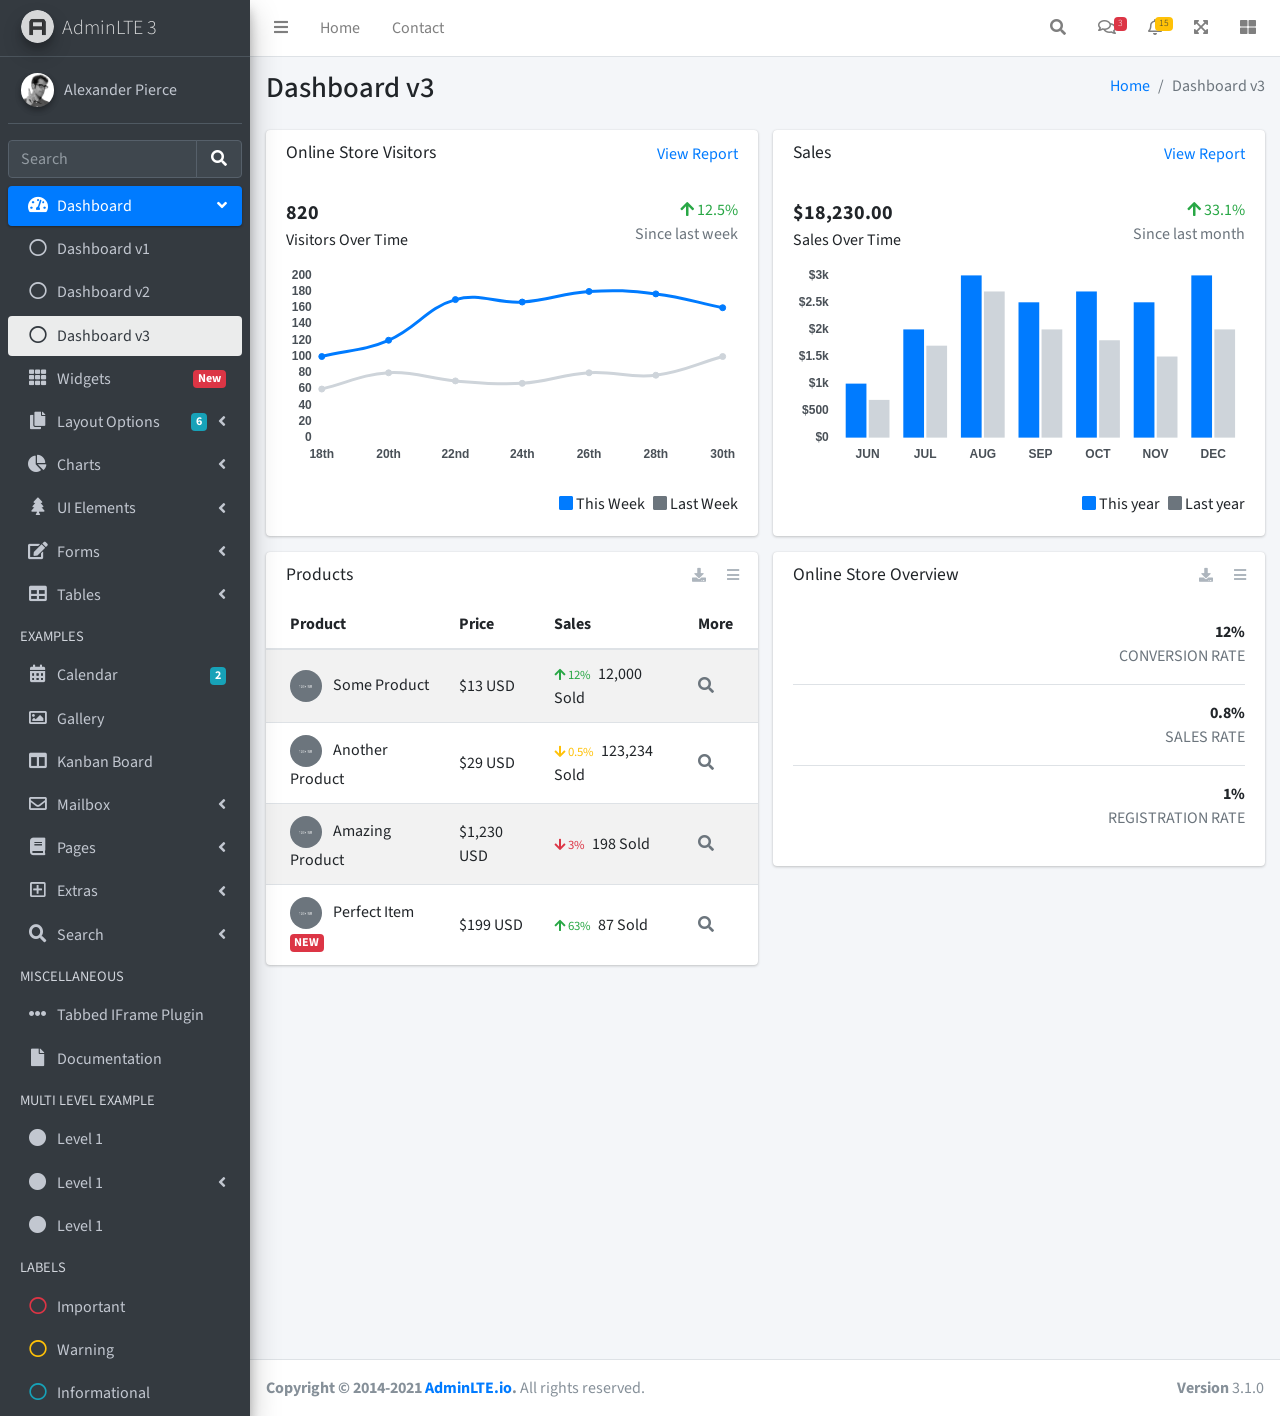
<file: admin/index3.html>
<!DOCTYPE html>
<html lang="en">
<head>
  <meta charset="utf-8">
  <meta name="viewport" content="width=device-width, initial-scale=1">
  <title>AdminLTE 3 | Dashboard 3</title>

  <!-- Google Font: Source Sans Pro -->
  <link rel="stylesheet" href="https://fonts.googleapis.com/css?family=Source+Sans+Pro:300,400,400i,700&display=fallback">
  <!-- Font Awesome Icons -->
  <link rel="stylesheet" href="plugins/fontawesome-free/css/all.min.css">
  <!-- IonIcons -->
  <link rel="stylesheet" href="https://code.ionicframework.com/ionicons/2.0.1/css/ionicons.min.css">
  <!-- Theme style -->
  <link rel="stylesheet" href="dist/css/adminlte.min.css">
</head>
<!--
`body` tag options:

  Apply one or more of the following classes to to the body tag
  to get the desired effect

  * sidebar-collapse
  * sidebar-mini
-->
<body class="hold-transition sidebar-mini">
<div class="wrapper">
  <!-- Navbar -->
  <nav class="main-header navbar navbar-expand navbar-white navbar-light">
    <!-- Left navbar links -->
    <ul class="navbar-nav">
      <li class="nav-item">
        <a class="nav-link" data-widget="pushmenu" href="#" role="button"><i class="fas fa-bars"></i></a>
      </li>
      <li class="nav-item d-none d-sm-inline-block">
        <a href="index3.html" class="nav-link">Home</a>
      </li>
      <li class="nav-item d-none d-sm-inline-block">
        <a href="#" class="nav-link">Contact</a>
      </li>
    </ul>

    <!-- Right navbar links -->
    <ul class="navbar-nav ml-auto">
      <!-- Navbar Search -->
      <li class="nav-item">
        <a class="nav-link" data-widget="navbar-search" href="#" role="button">
          <i class="fas fa-search"></i>
        </a>
        <div class="navbar-search-block">
          <form class="form-inline">
            <div class="input-group input-group-sm">
              <input class="form-control form-control-navbar" type="search" placeholder="Search" aria-label="Search">
              <div class="input-group-append">
                <button class="btn btn-navbar" type="submit">
                  <i class="fas fa-search"></i>
                </button>
                <button class="btn btn-navbar" type="button" data-widget="navbar-search">
                  <i class="fas fa-times"></i>
                </button>
              </div>
            </div>
          </form>
        </div>
      </li>

      <!-- Messages Dropdown Menu -->
      <li class="nav-item dropdown">
        <a class="nav-link" data-toggle="dropdown" href="#">
          <i class="far fa-comments"></i>
          <span class="badge badge-danger navbar-badge">3</span>
        </a>
        <div class="dropdown-menu dropdown-menu-lg dropdown-menu-right">
          <a href="#" class="dropdown-item">
            <!-- Message Start -->
            <div class="media">
              <img src="dist/img/user1-128x128.jpg" alt="User Avatar" class="img-size-50 mr-3 img-circle">
              <div class="media-body">
                <h3 class="dropdown-item-title">
                  Brad Diesel
                  <span class="float-right text-sm text-danger"><i class="fas fa-star"></i></span>
                </h3>
                <p class="text-sm">Call me whenever you can...</p>
                <p class="text-sm text-muted"><i class="far fa-clock mr-1"></i> 4 Hours Ago</p>
              </div>
            </div>
            <!-- Message End -->
          </a>
          <div class="dropdown-divider"></div>
          <a href="#" class="dropdown-item">
            <!-- Message Start -->
            <div class="media">
              <img src="dist/img/user8-128x128.jpg" alt="User Avatar" class="img-size-50 img-circle mr-3">
              <div class="media-body">
                <h3 class="dropdown-item-title">
                  John Pierce
                  <span class="float-right text-sm text-muted"><i class="fas fa-star"></i></span>
                </h3>
                <p class="text-sm">I got your message bro</p>
                <p class="text-sm text-muted"><i class="far fa-clock mr-1"></i> 4 Hours Ago</p>
              </div>
            </div>
            <!-- Message End -->
          </a>
          <div class="dropdown-divider"></div>
          <a href="#" class="dropdown-item">
            <!-- Message Start -->
            <div class="media">
              <img src="dist/img/user3-128x128.jpg" alt="User Avatar" class="img-size-50 img-circle mr-3">
              <div class="media-body">
                <h3 class="dropdown-item-title">
                  Nora Silvester
                  <span class="float-right text-sm text-warning"><i class="fas fa-star"></i></span>
                </h3>
                <p class="text-sm">The subject goes here</p>
                <p class="text-sm text-muted"><i class="far fa-clock mr-1"></i> 4 Hours Ago</p>
              </div>
            </div>
            <!-- Message End -->
          </a>
          <div class="dropdown-divider"></div>
          <a href="#" class="dropdown-item dropdown-footer">See All Messages</a>
        </div>
      </li>
      <!-- Notifications Dropdown Menu -->
      <li class="nav-item dropdown">
        <a class="nav-link" data-toggle="dropdown" href="#">
          <i class="far fa-bell"></i>
          <span class="badge badge-warning navbar-badge">15</span>
        </a>
        <div class="dropdown-menu dropdown-menu-lg dropdown-menu-right">
          <span class="dropdown-item dropdown-header">15 Notifications</span>
          <div class="dropdown-divider"></div>
          <a href="#" class="dropdown-item">
            <i class="fas fa-envelope mr-2"></i> 4 new messages
            <span class="float-right text-muted text-sm">3 mins</span>
          </a>
          <div class="dropdown-divider"></div>
          <a href="#" class="dropdown-item">
            <i class="fas fa-users mr-2"></i> 8 friend requests
            <span class="float-right text-muted text-sm">12 hours</span>
          </a>
          <div class="dropdown-divider"></div>
          <a href="#" class="dropdown-item">
            <i class="fas fa-file mr-2"></i> 3 new reports
            <span class="float-right text-muted text-sm">2 days</span>
          </a>
          <div class="dropdown-divider"></div>
          <a href="#" class="dropdown-item dropdown-footer">See All Notifications</a>
        </div>
      </li>
      <li class="nav-item">
        <a class="nav-link" data-widget="fullscreen" href="#" role="button">
          <i class="fas fa-expand-arrows-alt"></i>
        </a>
      </li>
      <li class="nav-item">
        <a class="nav-link" data-widget="control-sidebar" data-slide="true" href="#" role="button">
          <i class="fas fa-th-large"></i>
        </a>
      </li>
    </ul>
  </nav>
  <!-- /.navbar -->

  <!-- Main Sidebar Container -->
  <aside class="main-sidebar sidebar-dark-primary elevation-4">
    <!-- Brand Logo -->
    <a href="index3.html" class="brand-link">
      <img src="dist/img/AdminLTELogo.png" alt="AdminLTE Logo" class="brand-image img-circle elevation-3" style="opacity: .8">
      <span class="brand-text font-weight-light">AdminLTE 3</span>
    </a>

    <!-- Sidebar -->
    <div class="sidebar">
      <!-- Sidebar user panel (optional) -->
      <div class="user-panel mt-3 pb-3 mb-3 d-flex">
        <div class="image">
          <img src="dist/img/user2-160x160.jpg" class="img-circle elevation-2" alt="User Image">
        </div>
        <div class="info">
          <a href="#" class="d-block">Alexander Pierce</a>
        </div>
      </div>

      <!-- SidebarSearch Form -->
      <div class="form-inline">
        <div class="input-group" data-widget="sidebar-search">
          <input class="form-control form-control-sidebar" type="search" placeholder="Search" aria-label="Search">
          <div class="input-group-append">
            <button class="btn btn-sidebar">
              <i class="fas fa-search fa-fw"></i>
            </button>
          </div>
        </div>
      </div>

      <!-- Sidebar Menu -->
      <nav class="mt-2">
        <ul class="nav nav-pills nav-sidebar flex-column" data-widget="treeview" role="menu" data-accordion="false">
          <!-- Add icons to the links using the .nav-icon class
               with font-awesome or any other icon font library -->
          <li class="nav-item menu-open">
            <a href="#" class="nav-link active">
              <i class="nav-icon fas fa-tachometer-alt"></i>
              <p>
                Dashboard
                <i class="right fas fa-angle-left"></i>
              </p>
            </a>
            <ul class="nav nav-treeview">
              <li class="nav-item">
                <a href="./index.html" class="nav-link">
                  <i class="far fa-circle nav-icon"></i>
                  <p>Dashboard v1</p>
                </a>
              </li>
              <li class="nav-item">
                <a href="./index2.html" class="nav-link">
                  <i class="far fa-circle nav-icon"></i>
                  <p>Dashboard v2</p>
                </a>
              </li>
              <li class="nav-item">
                <a href="./index3.html" class="nav-link active">
                  <i class="far fa-circle nav-icon"></i>
                  <p>Dashboard v3</p>
                </a>
              </li>
            </ul>
          </li>
          <li class="nav-item">
            <a href="pages/widgets.html" class="nav-link">
              <i class="nav-icon fas fa-th"></i>
              <p>
                Widgets
                <span class="right badge badge-danger">New</span>
              </p>
            </a>
          </li>
          <li class="nav-item">
            <a href="#" class="nav-link">
              <i class="nav-icon fas fa-copy"></i>
              <p>
                Layout Options
                <i class="fas fa-angle-left right"></i>
                <span class="badge badge-info right">6</span>
              </p>
            </a>
            <ul class="nav nav-treeview">
              <li class="nav-item">
                <a href="pages/layout/top-nav.html" class="nav-link">
                  <i class="far fa-circle nav-icon"></i>
                  <p>Top Navigation</p>
                </a>
              </li>
              <li class="nav-item">
                <a href="pages/layout/top-nav-sidebar.html" class="nav-link">
                  <i class="far fa-circle nav-icon"></i>
                  <p>Top Navigation + Sidebar</p>
                </a>
              </li>
              <li class="nav-item">
                <a href="pages/layout/boxed.html" class="nav-link">
                  <i class="far fa-circle nav-icon"></i>
                  <p>Boxed</p>
                </a>
              </li>
              <li class="nav-item">
                <a href="pages/layout/fixed-sidebar.html" class="nav-link">
                  <i class="far fa-circle nav-icon"></i>
                  <p>Fixed Sidebar</p>
                </a>
              </li>
              <li class="nav-item">
                <a href="pages/layout/fixed-sidebar-custom.html" class="nav-link">
                  <i class="far fa-circle nav-icon"></i>
                  <p>Fixed Sidebar <small>+ Custom Area</small></p>
                </a>
              </li>
              <li class="nav-item">
                <a href="pages/layout/fixed-topnav.html" class="nav-link">
                  <i class="far fa-circle nav-icon"></i>
                  <p>Fixed Navbar</p>
                </a>
              </li>
              <li class="nav-item">
                <a href="pages/layout/fixed-footer.html" class="nav-link">
                  <i class="far fa-circle nav-icon"></i>
                  <p>Fixed Footer</p>
                </a>
              </li>
              <li class="nav-item">
                <a href="pages/layout/collapsed-sidebar.html" class="nav-link">
                  <i class="far fa-circle nav-icon"></i>
                  <p>Collapsed Sidebar</p>
                </a>
              </li>
            </ul>
          </li>
          <li class="nav-item">
            <a href="#" class="nav-link">
              <i class="nav-icon fas fa-chart-pie"></i>
              <p>
                Charts
                <i class="right fas fa-angle-left"></i>
              </p>
            </a>
            <ul class="nav nav-treeview">
              <li class="nav-item">
                <a href="pages/charts/chartjs.html" class="nav-link">
                  <i class="far fa-circle nav-icon"></i>
                  <p>ChartJS</p>
                </a>
              </li>
              <li class="nav-item">
                <a href="pages/charts/flot.html" class="nav-link">
                  <i class="far fa-circle nav-icon"></i>
                  <p>Flot</p>
                </a>
              </li>
              <li class="nav-item">
                <a href="pages/charts/inline.html" class="nav-link">
                  <i class="far fa-circle nav-icon"></i>
                  <p>Inline</p>
                </a>
              </li>
              <li class="nav-item">
                <a href="pages/charts/uplot.html" class="nav-link">
                  <i class="far fa-circle nav-icon"></i>
                  <p>uPlot</p>
                </a>
              </li>
            </ul>
          </li>
          <li class="nav-item">
            <a href="#" class="nav-link">
              <i class="nav-icon fas fa-tree"></i>
              <p>
                UI Elements
                <i class="fas fa-angle-left right"></i>
              </p>
            </a>
            <ul class="nav nav-treeview">
              <li class="nav-item">
                <a href="pages/UI/general.html" class="nav-link">
                  <i class="far fa-circle nav-icon"></i>
                  <p>General</p>
                </a>
              </li>
              <li class="nav-item">
                <a href="pages/UI/icons.html" class="nav-link">
                  <i class="far fa-circle nav-icon"></i>
                  <p>Icons</p>
                </a>
              </li>
              <li class="nav-item">
                <a href="pages/UI/buttons.html" class="nav-link">
                  <i class="far fa-circle nav-icon"></i>
                  <p>Buttons</p>
                </a>
              </li>
              <li class="nav-item">
                <a href="pages/UI/sliders.html" class="nav-link">
                  <i class="far fa-circle nav-icon"></i>
                  <p>Sliders</p>
                </a>
              </li>
              <li class="nav-item">
                <a href="pages/UI/modals.html" class="nav-link">
                  <i class="far fa-circle nav-icon"></i>
                  <p>Modals & Alerts</p>
                </a>
              </li>
              <li class="nav-item">
                <a href="pages/UI/navbar.html" class="nav-link">
                  <i class="far fa-circle nav-icon"></i>
                  <p>Navbar & Tabs</p>
                </a>
              </li>
              <li class="nav-item">
                <a href="pages/UI/timeline.html" class="nav-link">
                  <i class="far fa-circle nav-icon"></i>
                  <p>Timeline</p>
                </a>
              </li>
              <li class="nav-item">
                <a href="pages/UI/ribbons.html" class="nav-link">
                  <i class="far fa-circle nav-icon"></i>
                  <p>Ribbons</p>
                </a>
              </li>
            </ul>
          </li>
          <li class="nav-item">
            <a href="#" class="nav-link">
              <i class="nav-icon fas fa-edit"></i>
              <p>
                Forms
                <i class="fas fa-angle-left right"></i>
              </p>
            </a>
            <ul class="nav nav-treeview">
              <li class="nav-item">
                <a href="pages/forms/general.html" class="nav-link">
                  <i class="far fa-circle nav-icon"></i>
                  <p>General Elements</p>
                </a>
              </li>
              <li class="nav-item">
                <a href="pages/forms/advanced.html" class="nav-link">
                  <i class="far fa-circle nav-icon"></i>
                  <p>Advanced Elements</p>
                </a>
              </li>
              <li class="nav-item">
                <a href="pages/forms/editors.html" class="nav-link">
                  <i class="far fa-circle nav-icon"></i>
                  <p>Editors</p>
                </a>
              </li>
              <li class="nav-item">
                <a href="pages/forms/validation.html" class="nav-link">
                  <i class="far fa-circle nav-icon"></i>
                  <p>Validation</p>
                </a>
              </li>
            </ul>
          </li>
          <li class="nav-item">
            <a href="#" class="nav-link">
              <i class="nav-icon fas fa-table"></i>
              <p>
                Tables
                <i class="fas fa-angle-left right"></i>
              </p>
            </a>
            <ul class="nav nav-treeview">
              <li class="nav-item">
                <a href="pages/tables/simple.html" class="nav-link">
                  <i class="far fa-circle nav-icon"></i>
                  <p>Simple Tables</p>
                </a>
              </li>
              <li class="nav-item">
                <a href="pages/tables/data.html" class="nav-link">
                  <i class="far fa-circle nav-icon"></i>
                  <p>DataTables</p>
                </a>
              </li>
              <li class="nav-item">
                <a href="pages/tables/jsgrid.html" class="nav-link">
                  <i class="far fa-circle nav-icon"></i>
                  <p>jsGrid</p>
                </a>
              </li>
            </ul>
          </li>
          <li class="nav-header">EXAMPLES</li>
          <li class="nav-item">
            <a href="pages/calendar.html" class="nav-link">
              <i class="nav-icon fas fa-calendar-alt"></i>
              <p>
                Calendar
                <span class="badge badge-info right">2</span>
              </p>
            </a>
          </li>
          <li class="nav-item">
            <a href="pages/gallery.html" class="nav-link">
              <i class="nav-icon far fa-image"></i>
              <p>
                Gallery
              </p>
            </a>
          </li>
          <li class="nav-item">
            <a href="pages/kanban.html" class="nav-link">
              <i class="nav-icon fas fa-columns"></i>
              <p>
                Kanban Board
              </p>
            </a>
          </li>
          <li class="nav-item">
            <a href="#" class="nav-link">
              <i class="nav-icon far fa-envelope"></i>
              <p>
                Mailbox
                <i class="fas fa-angle-left right"></i>
              </p>
            </a>
            <ul class="nav nav-treeview">
              <li class="nav-item">
                <a href="pages/mailbox/mailbox.html" class="nav-link">
                  <i class="far fa-circle nav-icon"></i>
                  <p>Inbox</p>
                </a>
              </li>
              <li class="nav-item">
                <a href="pages/mailbox/compose.html" class="nav-link">
                  <i class="far fa-circle nav-icon"></i>
                  <p>Compose</p>
                </a>
              </li>
              <li class="nav-item">
                <a href="pages/mailbox/read-mail.html" class="nav-link">
                  <i class="far fa-circle nav-icon"></i>
                  <p>Read</p>
                </a>
              </li>
            </ul>
          </li>
          <li class="nav-item">
            <a href="#" class="nav-link">
              <i class="nav-icon fas fa-book"></i>
              <p>
                Pages
                <i class="fas fa-angle-left right"></i>
              </p>
            </a>
            <ul class="nav nav-treeview">
              <li class="nav-item">
                <a href="pages/examples/invoice.html" class="nav-link">
                  <i class="far fa-circle nav-icon"></i>
                  <p>Invoice</p>
                </a>
              </li>
              <li class="nav-item">
                <a href="pages/examples/profile.html" class="nav-link">
                  <i class="far fa-circle nav-icon"></i>
                  <p>Profile</p>
                </a>
              </li>
              <li class="nav-item">
                <a href="pages/examples/e-commerce.html" class="nav-link">
                  <i class="far fa-circle nav-icon"></i>
                  <p>E-commerce</p>
                </a>
              </li>
              <li class="nav-item">
                <a href="pages/examples/projects.html" class="nav-link">
                  <i class="far fa-circle nav-icon"></i>
                  <p>Projects</p>
                </a>
              </li>
              <li class="nav-item">
                <a href="pages/examples/project-add.html" class="nav-link">
                  <i class="far fa-circle nav-icon"></i>
                  <p>Project Add</p>
                </a>
              </li>
              <li class="nav-item">
                <a href="pages/examples/project-edit.html" class="nav-link">
                  <i class="far fa-circle nav-icon"></i>
                  <p>Project Edit</p>
                </a>
              </li>
              <li class="nav-item">
                <a href="pages/examples/project-detail.html" class="nav-link">
                  <i class="far fa-circle nav-icon"></i>
                  <p>Project Detail</p>
                </a>
              </li>
              <li class="nav-item">
                <a href="pages/examples/contacts.html" class="nav-link">
                  <i class="far fa-circle nav-icon"></i>
                  <p>Contacts</p>
                </a>
              </li>
              <li class="nav-item">
                <a href="pages/examples/faq.html" class="nav-link">
                  <i class="far fa-circle nav-icon"></i>
                  <p>FAQ</p>
                </a>
              </li>
              <li class="nav-item">
                <a href="pages/examples/contact-us.html" class="nav-link">
                  <i class="far fa-circle nav-icon"></i>
                  <p>Contact us</p>
                </a>
              </li>
            </ul>
          </li>
          <li class="nav-item">
            <a href="#" class="nav-link">
              <i class="nav-icon far fa-plus-square"></i>
              <p>
                Extras
                <i class="fas fa-angle-left right"></i>
              </p>
            </a>
            <ul class="nav nav-treeview">
              <li class="nav-item">
                <a href="#" class="nav-link">
                  <i class="far fa-circle nav-icon"></i>
                  <p>
                    Login & Register v1
                    <i class="fas fa-angle-left right"></i>
                  </p>
                </a>
                <ul class="nav nav-treeview">
                  <li class="nav-item">
                    <a href="pages/examples/login.html" class="nav-link">
                      <i class="far fa-circle nav-icon"></i>
                      <p>Login v1</p>
                    </a>
                  </li>
                  <li class="nav-item">
                    <a href="pages/examples/register.html" class="nav-link">
                      <i class="far fa-circle nav-icon"></i>
                      <p>Register v1</p>
                    </a>
                  </li>
                  <li class="nav-item">
                    <a href="pages/examples/forgot-password.html" class="nav-link">
                      <i class="far fa-circle nav-icon"></i>
                      <p>Forgot Password v1</p>
                    </a>
                  </li>
                  <li class="nav-item">
                    <a href="pages/examples/recover-password.html" class="nav-link">
                      <i class="far fa-circle nav-icon"></i>
                      <p>Recover Password v1</p>
                    </a>
                  </li>
                </ul>
              </li>
              <li class="nav-item">
                <a href="#" class="nav-link">
                  <i class="far fa-circle nav-icon"></i>
                  <p>
                    Login & Register v2
                    <i class="fas fa-angle-left right"></i>
                  </p>
                </a>
                <ul class="nav nav-treeview">
                  <li class="nav-item">
                    <a href="pages/examples/login-v2.html" class="nav-link">
                      <i class="far fa-circle nav-icon"></i>
                      <p>Login v2</p>
                    </a>
                  </li>
                  <li class="nav-item">
                    <a href="pages/examples/register-v2.html" class="nav-link">
                      <i class="far fa-circle nav-icon"></i>
                      <p>Register v2</p>
                    </a>
                  </li>
                  <li class="nav-item">
                    <a href="pages/examples/forgot-password-v2.html" class="nav-link">
                      <i class="far fa-circle nav-icon"></i>
                      <p>Forgot Password v2</p>
                    </a>
                  </li>
                  <li class="nav-item">
                    <a href="pages/examples/recover-password-v2.html" class="nav-link">
                      <i class="far fa-circle nav-icon"></i>
                      <p>Recover Password v2</p>
                    </a>
                  </li>
                </ul>
              </li>
              <li class="nav-item">
                <a href="pages/examples/lockscreen.html" class="nav-link">
                  <i class="far fa-circle nav-icon"></i>
                  <p>Lockscreen</p>
                </a>
              </li>
              <li class="nav-item">
                <a href="pages/examples/legacy-user-menu.html" class="nav-link">
                  <i class="far fa-circle nav-icon"></i>
                  <p>Legacy User Menu</p>
                </a>
              </li>
              <li class="nav-item">
                <a href="pages/examples/language-menu.html" class="nav-link">
                  <i class="far fa-circle nav-icon"></i>
                  <p>Language Menu</p>
                </a>
              </li>
              <li class="nav-item">
                <a href="pages/examples/404.html" class="nav-link">
                  <i class="far fa-circle nav-icon"></i>
                  <p>Error 404</p>
                </a>
              </li>
              <li class="nav-item">
                <a href="pages/examples/500.html" class="nav-link">
                  <i class="far fa-circle nav-icon"></i>
                  <p>Error 500</p>
                </a>
              </li>
              <li class="nav-item">
                <a href="pages/examples/pace.html" class="nav-link">
                  <i class="far fa-circle nav-icon"></i>
                  <p>Pace</p>
                </a>
              </li>
              <li class="nav-item">
                <a href="pages/examples/blank.html" class="nav-link">
                  <i class="far fa-circle nav-icon"></i>
                  <p>Blank Page</p>
                </a>
              </li>
              <li class="nav-item">
                <a href="starter.html" class="nav-link">
                  <i class="far fa-circle nav-icon"></i>
                  <p>Starter Page</p>
                </a>
              </li>
            </ul>
          </li>
          <li class="nav-item">
            <a href="#" class="nav-link">
              <i class="nav-icon fas fa-search"></i>
              <p>
                Search
                <i class="fas fa-angle-left right"></i>
              </p>
            </a>
            <ul class="nav nav-treeview">
              <li class="nav-item">
                <a href="pages/search/simple.html" class="nav-link">
                  <i class="far fa-circle nav-icon"></i>
                  <p>Simple Search</p>
                </a>
              </li>
              <li class="nav-item">
                <a href="pages/search/enhanced.html" class="nav-link">
                  <i class="far fa-circle nav-icon"></i>
                  <p>Enhanced</p>
                </a>
              </li>
            </ul>
          </li>
          <li class="nav-header">MISCELLANEOUS</li>
          <li class="nav-item">
            <a href="iframe.html" class="nav-link">
              <i class="nav-icon fas fa-ellipsis-h"></i>
              <p>Tabbed IFrame Plugin</p>
            </a>
          </li>
          <li class="nav-item">
            <a href="https://adminlte.io/docs/3.1/" class="nav-link">
              <i class="nav-icon fas fa-file"></i>
              <p>Documentation</p>
            </a>
          </li>
          <li class="nav-header">MULTI LEVEL EXAMPLE</li>
          <li class="nav-item">
            <a href="#" class="nav-link">
              <i class="fas fa-circle nav-icon"></i>
              <p>Level 1</p>
            </a>
          </li>
          <li class="nav-item">
            <a href="#" class="nav-link">
              <i class="nav-icon fas fa-circle"></i>
              <p>
                Level 1
                <i class="right fas fa-angle-left"></i>
              </p>
            </a>
            <ul class="nav nav-treeview">
              <li class="nav-item">
                <a href="#" class="nav-link">
                  <i class="far fa-circle nav-icon"></i>
                  <p>Level 2</p>
                </a>
              </li>
              <li class="nav-item">
                <a href="#" class="nav-link">
                  <i class="far fa-circle nav-icon"></i>
                  <p>
                    Level 2
                    <i class="right fas fa-angle-left"></i>
                  </p>
                </a>
                <ul class="nav nav-treeview">
                  <li class="nav-item">
                    <a href="#" class="nav-link">
                      <i class="far fa-dot-circle nav-icon"></i>
                      <p>Level 3</p>
                    </a>
                  </li>
                  <li class="nav-item">
                    <a href="#" class="nav-link">
                      <i class="far fa-dot-circle nav-icon"></i>
                      <p>Level 3</p>
                    </a>
                  </li>
                  <li class="nav-item">
                    <a href="#" class="nav-link">
                      <i class="far fa-dot-circle nav-icon"></i>
                      <p>Level 3</p>
                    </a>
                  </li>
                </ul>
              </li>
              <li class="nav-item">
                <a href="#" class="nav-link">
                  <i class="far fa-circle nav-icon"></i>
                  <p>Level 2</p>
                </a>
              </li>
            </ul>
          </li>
          <li class="nav-item">
            <a href="#" class="nav-link">
              <i class="fas fa-circle nav-icon"></i>
              <p>Level 1</p>
            </a>
          </li>
          <li class="nav-header">LABELS</li>
          <li class="nav-item">
            <a href="#" class="nav-link">
              <i class="nav-icon far fa-circle text-danger"></i>
              <p class="text">Important</p>
            </a>
          </li>
          <li class="nav-item">
            <a href="#" class="nav-link">
              <i class="nav-icon far fa-circle text-warning"></i>
              <p>Warning</p>
            </a>
          </li>
          <li class="nav-item">
            <a href="#" class="nav-link">
              <i class="nav-icon far fa-circle text-info"></i>
              <p>Informational</p>
            </a>
          </li>
        </ul>
      </nav>
      <!-- /.sidebar-menu -->
    </div>
    <!-- /.sidebar -->
  </aside>

  <!-- Content Wrapper. Contains page content -->
  <div class="content-wrapper">
    <!-- Content Header (Page header) -->
    <div class="content-header">
      <div class="container-fluid">
        <div class="row mb-2">
          <div class="col-sm-6">
            <h1 class="m-0">Dashboard v3</h1>
          </div><!-- /.col -->
          <div class="col-sm-6">
            <ol class="breadcrumb float-sm-right">
              <li class="breadcrumb-item"><a href="#">Home</a></li>
              <li class="breadcrumb-item active">Dashboard v3</li>
            </ol>
          </div><!-- /.col -->
        </div><!-- /.row -->
      </div><!-- /.container-fluid -->
    </div>
    <!-- /.content-header -->

    <!-- Main content -->
    <div class="content">
      <div class="container-fluid">
        <div class="row">
          <div class="col-lg-6">
            <div class="card">
              <div class="card-header border-0">
                <div class="d-flex justify-content-between">
                  <h3 class="card-title">Online Store Visitors</h3>
                  <a href="javascript:void(0);">View Report</a>
                </div>
              </div>
              <div class="card-body">
                <div class="d-flex">
                  <p class="d-flex flex-column">
                    <span class="text-bold text-lg">820</span>
                    <span>Visitors Over Time</span>
                  </p>
                  <p class="ml-auto d-flex flex-column text-right">
                    <span class="text-success">
                      <i class="fas fa-arrow-up"></i> 12.5%
                    </span>
                    <span class="text-muted">Since last week</span>
                  </p>
                </div>
                <!-- /.d-flex -->

                <div class="position-relative mb-4">
                  <canvas id="visitors-chart" height="200"></canvas>
                </div>

                <div class="d-flex flex-row justify-content-end">
                  <span class="mr-2">
                    <i class="fas fa-square text-primary"></i> This Week
                  </span>

                  <span>
                    <i class="fas fa-square text-gray"></i> Last Week
                  </span>
                </div>
              </div>
            </div>
            <!-- /.card -->

            <div class="card">
              <div class="card-header border-0">
                <h3 class="card-title">Products</h3>
                <div class="card-tools">
                  <a href="#" class="btn btn-tool btn-sm">
                    <i class="fas fa-download"></i>
                  </a>
                  <a href="#" class="btn btn-tool btn-sm">
                    <i class="fas fa-bars"></i>
                  </a>
                </div>
              </div>
              <div class="card-body table-responsive p-0">
                <table class="table table-striped table-valign-middle">
                  <thead>
                  <tr>
                    <th>Product</th>
                    <th>Price</th>
                    <th>Sales</th>
                    <th>More</th>
                  </tr>
                  </thead>
                  <tbody>
                  <tr>
                    <td>
                      <img src="dist/img/default-150x150.png" alt="Product 1" class="img-circle img-size-32 mr-2">
                      Some Product
                    </td>
                    <td>$13 USD</td>
                    <td>
                      <small class="text-success mr-1">
                        <i class="fas fa-arrow-up"></i>
                        12%
                      </small>
                      12,000 Sold
                    </td>
                    <td>
                      <a href="#" class="text-muted">
                        <i class="fas fa-search"></i>
                      </a>
                    </td>
                  </tr>
                  <tr>
                    <td>
                      <img src="dist/img/default-150x150.png" alt="Product 1" class="img-circle img-size-32 mr-2">
                      Another Product
                    </td>
                    <td>$29 USD</td>
                    <td>
                      <small class="text-warning mr-1">
                        <i class="fas fa-arrow-down"></i>
                        0.5%
                      </small>
                      123,234 Sold
                    </td>
                    <td>
                      <a href="#" class="text-muted">
                        <i class="fas fa-search"></i>
                      </a>
                    </td>
                  </tr>
                  <tr>
                    <td>
                      <img src="dist/img/default-150x150.png" alt="Product 1" class="img-circle img-size-32 mr-2">
                      Amazing Product
                    </td>
                    <td>$1,230 USD</td>
                    <td>
                      <small class="text-danger mr-1">
                        <i class="fas fa-arrow-down"></i>
                        3%
                      </small>
                      198 Sold
                    </td>
                    <td>
                      <a href="#" class="text-muted">
                        <i class="fas fa-search"></i>
                      </a>
                    </td>
                  </tr>
                  <tr>
                    <td>
                      <img src="dist/img/default-150x150.png" alt="Product 1" class="img-circle img-size-32 mr-2">
                      Perfect Item
                      <span class="badge bg-danger">NEW</span>
                    </td>
                    <td>$199 USD</td>
                    <td>
                      <small class="text-success mr-1">
                        <i class="fas fa-arrow-up"></i>
                        63%
                      </small>
                      87 Sold
                    </td>
                    <td>
                      <a href="#" class="text-muted">
                        <i class="fas fa-search"></i>
                      </a>
                    </td>
                  </tr>
                  </tbody>
                </table>
              </div>
            </div>
            <!-- /.card -->
          </div>
          <!-- /.col-md-6 -->
          <div class="col-lg-6">
            <div class="card">
              <div class="card-header border-0">
                <div class="d-flex justify-content-between">
                  <h3 class="card-title">Sales</h3>
                  <a href="javascript:void(0);">View Report</a>
                </div>
              </div>
              <div class="card-body">
                <div class="d-flex">
                  <p class="d-flex flex-column">
                    <span class="text-bold text-lg">$18,230.00</span>
                    <span>Sales Over Time</span>
                  </p>
                  <p class="ml-auto d-flex flex-column text-right">
                    <span class="text-success">
                      <i class="fas fa-arrow-up"></i> 33.1%
                    </span>
                    <span class="text-muted">Since last month</span>
                  </p>
                </div>
                <!-- /.d-flex -->

                <div class="position-relative mb-4">
                  <canvas id="sales-chart" height="200"></canvas>
                </div>

                <div class="d-flex flex-row justify-content-end">
                  <span class="mr-2">
                    <i class="fas fa-square text-primary"></i> This year
                  </span>

                  <span>
                    <i class="fas fa-square text-gray"></i> Last year
                  </span>
                </div>
              </div>
            </div>
            <!-- /.card -->

            <div class="card">
              <div class="card-header border-0">
                <h3 class="card-title">Online Store Overview</h3>
                <div class="card-tools">
                  <a href="#" class="btn btn-sm btn-tool">
                    <i class="fas fa-download"></i>
                  </a>
                  <a href="#" class="btn btn-sm btn-tool">
                    <i class="fas fa-bars"></i>
                  </a>
                </div>
              </div>
              <div class="card-body">
                <div class="d-flex justify-content-between align-items-center border-bottom mb-3">
                  <p class="text-success text-xl">
                    <i class="ion ion-ios-refresh-empty"></i>
                  </p>
                  <p class="d-flex flex-column text-right">
                    <span class="font-weight-bold">
                      <i class="ion ion-android-arrow-up text-success"></i> 12%
                    </span>
                    <span class="text-muted">CONVERSION RATE</span>
                  </p>
                </div>
                <!-- /.d-flex -->
                <div class="d-flex justify-content-between align-items-center border-bottom mb-3">
                  <p class="text-warning text-xl">
                    <i class="ion ion-ios-cart-outline"></i>
                  </p>
                  <p class="d-flex flex-column text-right">
                    <span class="font-weight-bold">
                      <i class="ion ion-android-arrow-up text-warning"></i> 0.8%
                    </span>
                    <span class="text-muted">SALES RATE</span>
                  </p>
                </div>
                <!-- /.d-flex -->
                <div class="d-flex justify-content-between align-items-center mb-0">
                  <p class="text-danger text-xl">
                    <i class="ion ion-ios-people-outline"></i>
                  </p>
                  <p class="d-flex flex-column text-right">
                    <span class="font-weight-bold">
                      <i class="ion ion-android-arrow-down text-danger"></i> 1%
                    </span>
                    <span class="text-muted">REGISTRATION RATE</span>
                  </p>
                </div>
                <!-- /.d-flex -->
              </div>
            </div>
          </div>
          <!-- /.col-md-6 -->
        </div>
        <!-- /.row -->
      </div>
      <!-- /.container-fluid -->
    </div>
    <!-- /.content -->
  </div>
  <!-- /.content-wrapper -->

  <!-- Control Sidebar -->
  <aside class="control-sidebar control-sidebar-dark">
    <!-- Control sidebar content goes here -->
  </aside>
  <!-- /.control-sidebar -->

  <!-- Main Footer -->
  <footer class="main-footer">
    <strong>Copyright &copy; 2014-2021 <a href="https://adminlte.io">AdminLTE.io</a>.</strong>
    All rights reserved.
    <div class="float-right d-none d-sm-inline-block">
      <b>Version</b> 3.1.0
    </div>
  </footer>
</div>
<!-- ./wrapper -->

<!-- REQUIRED SCRIPTS -->

<!-- jQuery -->
<script src="plugins/jquery/jquery.min.js"></script>
<!-- Bootstrap -->
<script src="plugins/bootstrap/js/bootstrap.bundle.min.js"></script>
<!-- AdminLTE -->
<script src="dist/js/adminlte.js"></script>

<!-- OPTIONAL SCRIPTS -->
<script src="plugins/chart.js/Chart.min.js"></script>
<!-- AdminLTE for demo purposes -->
<script src="dist/js/demo.js"></script>
<!-- AdminLTE dashboard demo (This is only for demo purposes) -->
<script src="dist/js/pages/dashboard3.js"></script>
</body>
</html>
</file>
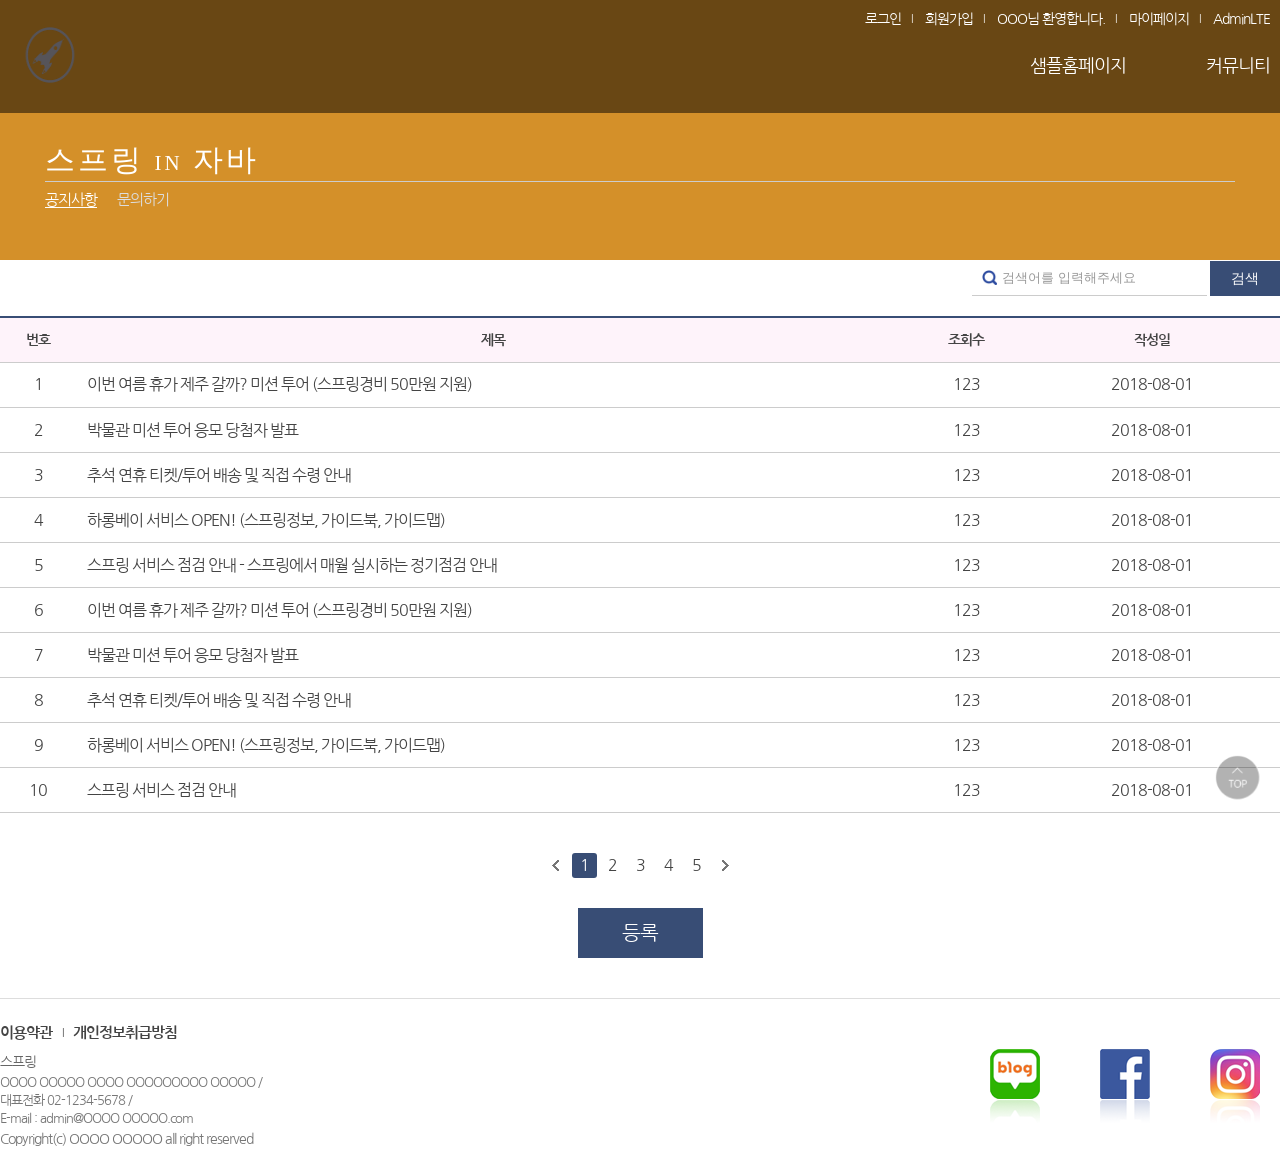
<file: home/board_list.html>
<!DOCTYPE html>
<html lang="ko">

<head>
    <title> 스프링 </title>
    <meta name="viewport" content="width=device-width, initial-scale=1, minimum-scale=1, maximum-scale=1">
    <meta charset="utf-8" />
    <meta http-equiv="X-UA-Compatible" content="IE=edge">
    <!-- jQuery core import -->
    <script src="/home/js/jquery-3.6.0.js"></script>
    <!-- 상단 바로가기 링크시 부드럽게 상단으로 이동하는 js import -->
    <script src="/home/js/jquery.smooth-scroll.min.js"></script>
    <!-- 
        화면을 초기화 시키는 reset style import : cross browsing을 처리하기 위해
        Chrome, IE, Edge, Safari, Fire Fox의 h1, p, ul, div.. 의 태크 영역이 조금씩 틀림
        작업한 결과가 모든 브라우저(크로싱 브라우저)에 똑같이 보이게 하기위한 reset.css 
    -->
    <link rel="stylesheet" href="/home/css/reset.css">
    <!-- 여기서 부터는 사용자 정의형 스타일 + 스크립트 추가(아래) -->
    <!-- mobile(main) css core import -->
    <link rel="stylesheet" href="/home/css/mobile.css">
    <!-- tablet css core import -->
    <link rel="stylesheet" href="/home/css/tablet.css">
    <!-- pc css core import -->
    <link rel="stylesheet" href="/home/css/pc.css">
    <!-- board css core import -->
    <link rel="stylesheet" href="/home/css/board.css">

    <!-- main(mobile) js core import -->
    <script src="/home/js/main.js"></script>
    <!-- mainslide.js core import  -->
    <script src="/home/js/slidemain.js"></script>

    <style>
        /* 테블릿용 메인페이지 스타일 지정 801px ~ 무한대까지 재정의*/
        @media all and (min-width : 801px) {
            
        }

        /* PC용 메인페이지 스타일 지정 1066px ~ 무한대까지 재정의*/
        @media all and (min-width : 1066px) {}
    </style>
    <script>
        $(document).ready(function () {

        });
    </script>
</head>

<body>
    <!-- 헤더에서푸터까지 -->
    <div id="wrap">
        <!-- 헤더상단메뉴영역영역 -->
        <header id="header">
            <div class="header_area box_inner clear">
                <!-- 상단로고영역 -->
                <h1><a href="index.html">스프링 in 자바</a></h1>
                <!-- //상단로고영역 -->

                <!-- 상단메뉴메뉴영역 -->
                <p class="openMOgnb">
                    <a href="#">
                        <b class="hdd">메뉴열기</b>
                        <span></span><span></span><span></span>
                    </a>
                </p>
                <div class="header_cont">
                    <ul class="util clear">
                        <li><a href="login.html">로그인</a></li>
                        <li><a href="join.html">회원가입</a></li>
                        <!-- 로그인 후 보이는 메뉴(아래) -->
                        <li><a href="#">OOO님 환영합니다.</a></li>
                        <li><a href="mypage.html">마이페이지</a></li>
                        <li><a href="../admin/home.html">AdminLTE</a></li>
                    </ul>
                    <nav>
                        <ul class="gnb clear">
                            <li><a href="board_list.html" class="openAll1">샘플홈페이지</a>

                                <div class="gnb_depth gnb_depth2_1">
                                    <ul class="submenu_list">
                                        <li><a href="board_list.html">반응형홈페이지</a></li>
                                    </ul>
                                </div>
                            </li>
                            <li><a href="board_list.html" class="openAll2">커뮤니티</a>
                                <div class="gnb_depth gnb_depth2_2">
                                    <ul class="submenu_list">
                                        <li><a href="board_list.html">공지사항</a></li>
                                        <li><a href="board_list.html">갤러리게시판</a></li>
                                    </ul>
                                </div>
                            </li>
                        </ul>
                    </nav>
                    <p class="closePop"><a href="javascript:;">닫기</a></p>
                </div>
                <!-- //상단메뉴메뉴영역 -->
            </div>
        </header>
        <!-- //헤더상단메뉴영역영역 -->

        <!-- 메인 콘텐츠 영역 -->
        <div id="container">
            <!-- 메인상단위치표시영역 -->
            <div class="location_area customer">
                <div class="box_inner">
                    <h2 class="tit_page">스프링 <span class="in">in</span> 자바</h2>
                    <p class="location">고객센터 <span class="path">/</span> 공지사항</p>
                    <ul class="page_menu clear">
                        <li><a href="#" class="on">공지사항</a></li>
                        <li><a href="#">문의하기</a></li>
                    </ul>
                </div>
            </div>	
            <!-- //메인상단위치표시영역 -->
    
            <!-- 메인본문영역 -->
            <div class="bodytext_area box_inner">
                <!-- 검색폼영역 -->
                <form id="search_form" name="search_form" action="board_list.html" class="minisrch_form">
                    <fieldset>
                        <legend>검색</legend>
                        <input name="search_keyword" type="text" class="tbox" title="검색어를 입력해주세요" placeholder="검색어를 입력해주세요">
                        <button class="btn_srch">검색</button>
                    </fieldset>
                </form>
                <!-- //검색폼영역 -->
                
                <!-- 게시물리스트영역 -->
                <table class="bbsListTbl" summary="번호,제목,조회수,작성일 등을 제공하는 표">
                    <caption class="hdd">공지사항  목록</caption>
                    <thead>
                        <tr>
                            <th scope="col">번호</th>
                            <th scope="col">제목</th>
                            <th scope="col">조회수</th>
                            <th scope="col">작성일</th>
                        </tr>
                    </thead>
                    <tbody>
                        <tr>
                            <td>1</td>
                            <td class="tit_notice"><a href="board_view.html">이번 여름 휴가 제주 갈까? 미션 투어 (스프링경비 50만원 지원)</a> </td>
                            <td>123</td>
                            <td>2018-08-01</td>
                        </tr>
                        <tr>
                            <td>2</td>
                            <td class="tit_notice"><a href="board_view.html">박물관 미션 투어 응모 당첨자 발표</a> </td>
                            <td>123</td>
                            <td>2018-08-01</td>
                        </tr>
                        <tr>
                            <td>3</td>
                            <td class="tit_notice"><a href="board_view.html">추석 연휴 티켓/투어 배송 및 직접 수령 안내</a> </td>
                            <td>123</td>
                            <td>2018-08-01</td>
                        </tr>
                        <tr>
                            <td>4</td>
                            <td class="tit_notice"><a href="board_view.html">하롱베이 서비스 OPEN! (스프링정보, 가이드북, 가이드맵)</a> </td>
                            <td>123</td>
                            <td>2018-08-01</td>
                        </tr>
                        <tr>
                            <td>5</td>
                            <td class="tit_notice"><a href="board_view.html">스프링 서비스 점검 안내 - 스프링에서 매월 실시하는 정기점검 안내</a> </td>
                            <td>123</td>
                            <td>2018-08-01</td>
                        </tr>
                        <tr>
                            <td>6</td>
                            <td class="tit_notice"><a href="board_view.html">이번 여름 휴가 제주 갈까? 미션 투어 (스프링경비 50만원 지원)</a> </td>
                            <td>123</td>
                            <td>2018-08-01</td>
                        </tr>
                        <tr>
                            <td>7</td>
                            <td class="tit_notice"><a href="board_view.html">박물관 미션 투어 응모 당첨자 발표</a> </td>
                            <td>123</td>
                            <td>2018-08-01</td>
                        </tr>
                        <tr>
                            <td>8</td>
                            <td class="tit_notice"><a href="board_view.html">추석 연휴 티켓/투어 배송 및 직접 수령 안내</a> </td>
                            <td>123</td>
                            <td>2018-08-01</td>
                        </tr>
                        <tr>
                            <td>9</td>
                            <td class="tit_notice"><a href="board_view.html">하롱베이 서비스 OPEN! (스프링정보, 가이드북, 가이드맵)</a> </td>
                            <td>123</td>
                            <td>2018-08-01</td>
                        </tr>
                        <tr>
                            <td>10</td>
                            <td class="tit_notice"><a href="board_view.html">스프링 서비스 점검 안내</a> </td>
                            <td>123</td>
                            <td>2018-08-01</td>
                        </tr>
                    </tbody>
                </table>
                <!-- //게시물리스트영역 -->
                
                <!-- 페이징처리영역 -->
            <div class="pagination">
                    <a href="javascript:;" class="prevpage  pbtn"><img src="img/btn_prevpage.png" alt="이전 페이지로 이동"></a>
                    <a href="javascript:;"><span class="pagenum currentpage">1</span></a>
                    <a href="javascript:;"><span class="pagenum">2</span></a>
                    <a href="javascript:;"><span class="pagenum">3</span></a>
                    <a href="javascript:;"><span class="pagenum">4</span></a>
                    <a href="javascript:;"><span class="pagenum">5</span></a>
                    <a href="javascript:;" class="nextpage  pbtn"><img src="img/btn_nextpage.png" alt="다음 페이지로 이동"></a>
                </div>
                <!-- //페이징처리영역 -->
                <p class="btn_line">
                    <a href="board_write.html" class="btn_baseColor">등록</a>
                </p>
            </div>
            <!-- //메인본문영역 -->
        </div>
        <!-- //메인 콘텐츠 영역 -->

        <!-- 푸터메뉴및사업자정보영역 -->
        <footer>
            <div class="foot_area box_inner">
                <ul class="foot_list clear">
                    <li><a href="javascript:;">이용약관</a></li>
                    <li><a href="javascript:;">개인정보취급방침</a></li>
                </ul>
                <h2>스프링</h2>
                <p class="addr">OOOO OOOOO OOOO OOOOOOOOO OOOOO <span class="gubun">/</span>
                    <span class="br_line">대표전화 <span class="space0">02-1234-5678</span> <span class="gubun">/</span>
                        <span class="br_line">E-mail : <span class="space0"> admin@OOOO OOOOO.com</span></span>
                    </span>
                </p>
                <p class="copy box_inner">Copyright(c) OOOO OOOOO all right reserved</p>
                <ul class="snslink clear">
                    <li><a href="javascript:;">blog</a></li>
                    <li><a href="javascript:;">facebook</a></li>
                    <li><a href="javascript:;">instargram</a></li>
                </ul>
            </div>
        </footer>
        <!-- //푸터메뉴및주소영역 -->
        </div>
        <!-- //헤더에서푸터까지 -->

        <!-- 하단퀵메뉴영역 -->
        <div class="quick_area">
            <p class="to_top"><a href="#wrap" class="s_point">TOP</a></p>
        </div>
        <!-- //하단퀵메뉴영역 -->
</body>
</file>
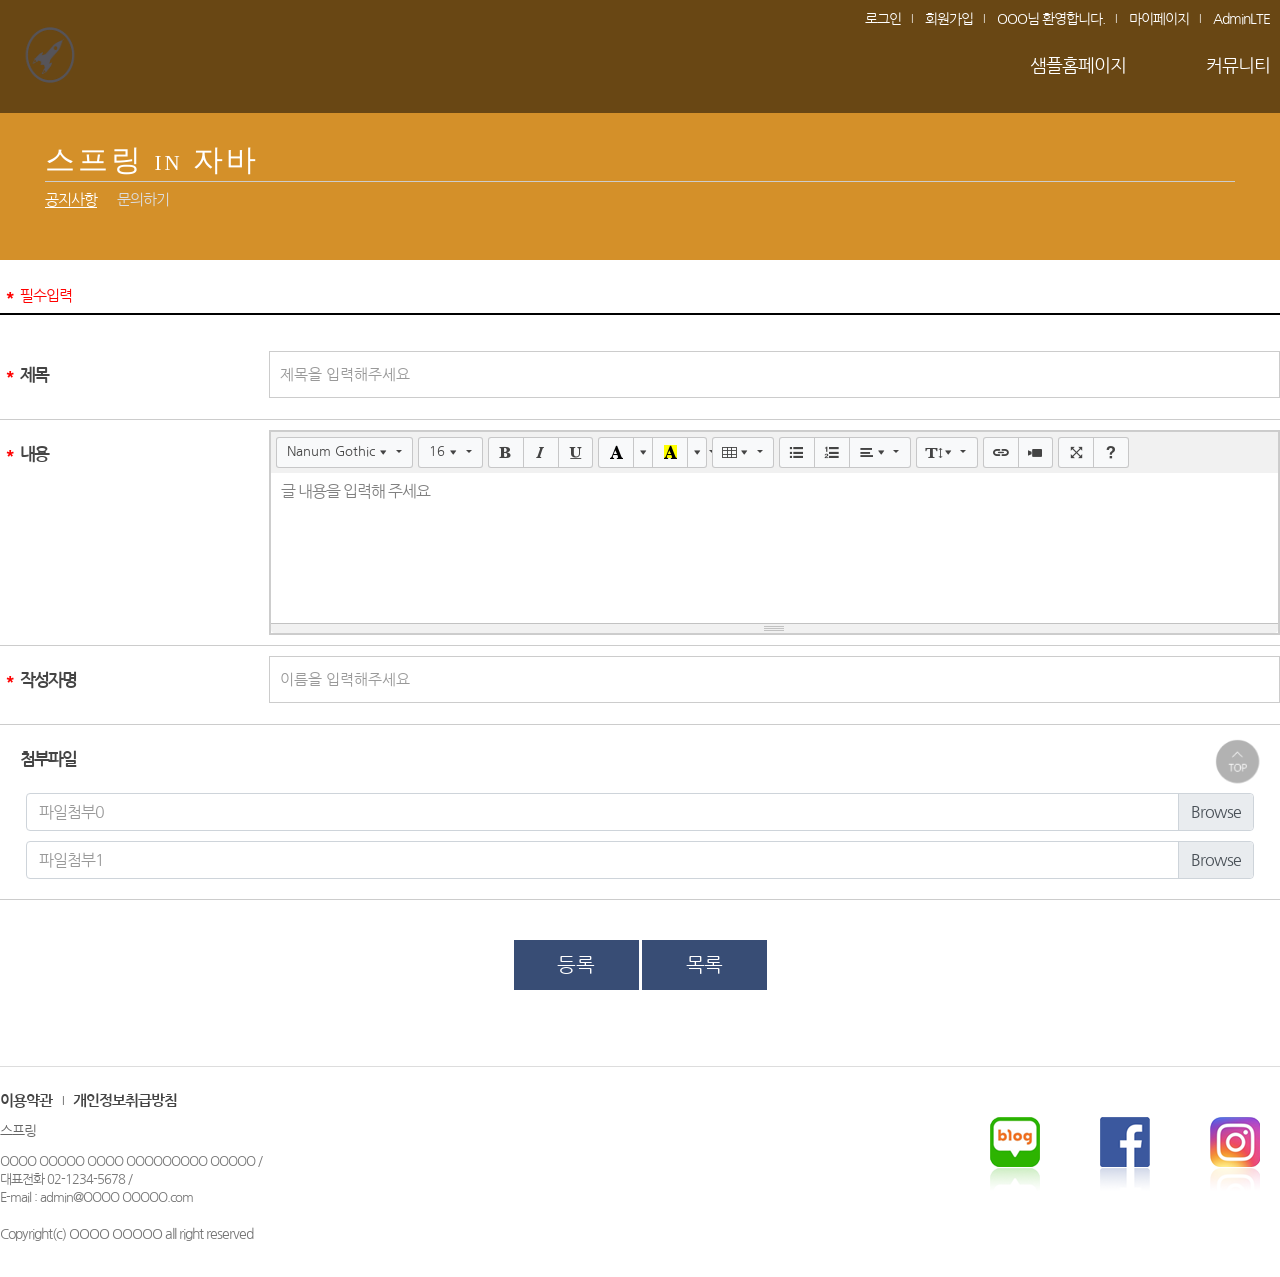
<file: home/board_write.html>
<!DOCTYPE html>
<html lang="ko">

<head>
    <title> 스프링 </title>
    <meta name="viewport" content="width=device-width, initial-scale=1, minimum-scale=1, maximum-scale=1">
    <meta charset="utf-8" />
    <meta http-equiv="X-UA-Compatible" content="IE=edge">
    <!-- jQuery core import -->
    <script src="/home/js/jquery-3.6.0.js"></script>
    <!-- 상단 바로가기 링크시 부드럽게 상단으로 이동하는 js import -->
    <script src="/home/js/jquery.smooth-scroll.min.js"></script>
    <!-- 
        화면을 초기화 시키는 reset style import : cross browsing을 처리하기 위해
        Chrome, IE, Edge, Safari, Fire Fox의 h1, p, ul, div.. 의 태크 영역이 조금씩 틀림
        작업한 결과가 모든 브라우저(크로싱 브라우저)에 똑같이 보이게 하기위한 reset.css 
    -->
    <link rel="stylesheet" href="/home/css/reset.css">
    <!-- 여기서 부터는 사용자 정의형 스타일 + 스크립트 추가(아래) -->
    <!-- mobile(main) css core import -->
    <link rel="stylesheet" href="/home/css/mobile.css">
    <!-- tablet css core import -->
    <link rel="stylesheet" href="/home/css/tablet.css">
    <!-- pc css core import -->
    <link rel="stylesheet" href="/home/css/pc.css">
    <!-- board css core import -->
    <link rel="stylesheet" href="/home/css/board.css">

    <!-- main(mobile) js core import -->
    <script src="/home/js/main.js"></script>
    <!-- mainslide.js core import  -->
    <script src="/home/js/slidemain.js"></script>
    <script src="/admin/plugins/bootstrap/js/bootstrap.bundle.min.js"></script>
    <!-- 부트스트랩CSS코어 임포트 -->
    <link rel="stylesheet" href="/admin/plugins/tempusdominus-bootstrap-4/css/tempusdominus-bootstrap-4.min.css">
    <!-- 부트스트랩JS코어 임포트 -->
    <script src="/admin/plugins/bootstrap/js/bootstrap.bundle.min.js"></script>
    <!-- AdminLTE전용CSS코어 임포트 -->
    <link rel="stylesheet" href="/admin/dist/css/adminlte.min.css">
    <!-- 첨부파일명을 input태그디자인 안쪽에 집어넣는 확장프로그램 -->
    <script src="/admin/plugins/bs-custom-file-input/bs-custom-file-input.min.js"></script>
    <!-- 위 첨부파일 확장프로그램 실행(아래-개발자가 처리) -->
    <script>
        $(document).ready(function(){
            bsCustomFileInput.init();
        });
    </script>
    <!-- 서머노트 웹에디터CSS 임포트 -->
    <link rel="stylesheet" href="/admin/plugins/summernote/summernote-bs4.min.css">
    <link rel="stylesheet" href="/admin/plugins/summernote/summernote.css">
    <!-- 서머노트 웹에디터JS 임포트 -->
    <script src="/admin/plugins/summernote/summernote.min.js"></script>
    <!-- 서머노트 웹에디터 실행(아래-개발자가 처리) -->
    <script>
        $(document).ready(function(){
            //$('#content_lbl').summernote();//기본실행. 이기본실을 개발자 커스터마이징 합니다.
            $('#content_lbl').summernote({
                height:150,
                lang:'ko-KR',
                placeholder:'글 내용을 입력해 주세요',
                toolbar: [
                    ['fontname',['fontname']],
                    ['fontsize',['fontsize']],
                    ['style',['bold','italic','underline']],
                    ['color',['forecolor','color']],
                    ['table',['table']],
                    ['para',['ul','ol','paragraph']],
                    ['height',['height']],
                    ['insert',['link','video']],//'picture',
                    ['view',['fullscreen','help']]
                ],
                fontNames: ['Arial','Arial Black','맑은 고딕','궁서','Nanum Gothic'],
                fontSizes: ['8','10','12','14','16','18','20','22','24','26','28','30'],
                fontNamesIgnoreCheck: ['Nanum Gothic']
            });
        });
    </script>
        <style>
            /* 모바일용 게시판 스타일 */
            
            
            /* 테블릿용 메인페이지 스타일 지정 801px ~ 무한대까지 재정의*/
            @media all and (min-width : 801px) {
                
            }
            /* PC용 메인페이지 스타일 지정 1066px ~ 무한대까지 재정의*/
            @media all and (min-width : 1066px) {

            }
        </style>
        <script>
            $(document).ready(function () {

            });
        </script>
    </head>

    <body>
        <!-- 헤더에서푸터까지 -->
        <div id="wrap">
            <!-- 헤더상단메뉴영역영역 -->
            <header id="header">
                <div class="header_area box_inner clear">
                    <!-- 상단로고영역 -->
                    <h1><a href="index.html">스프링 in 자바</a></h1>
                    <!-- //상단로고영역 -->

                    <!-- 상단메뉴메뉴영역 -->
                    <p class="openMOgnb">
                        <a href="#">
                            <b class="hdd">메뉴열기</b>
                            <span></span><span></span><span></span>
                        </a>
                    </p>
                    <div class="header_cont">
                        <ul class="util clear">
                            <li><a href="login.html">로그인</a></li>
                            <li><a href="join.html">회원가입</a></li>
                            <!-- 로그인 후 보이는 메뉴(아래) -->
                            <li><a href="#">OOO님 환영합니다.</a></li>
                            <li><a href="mypage.html">마이페이지</a></li>
                            <li><a href="../admin/home.html">AdminLTE</a></li>
                        </ul>
                        <nav>
                            <ul class="gnb clear">
                                <li><a href="board_list.html" class="openAll1">샘플홈페이지</a>

                                    <div class="gnb_depth gnb_depth2_1">
                                        <ul class="submenu_list">
                                            <li><a href="board_list.html">반응형홈페이지</a></li>
                                        </ul>
                                    </div>
                                </li>
                                <li><a href="board_list.html" class="openAll2">커뮤니티</a>
                                    <div class="gnb_depth gnb_depth2_2">
                                        <ul class="submenu_list">
                                            <li><a href="board_list.html">공지사항</a></li>
                                            <li><a href="board_list.html">갤러리게시판</a></li>
                                        </ul>
                                    </div>
                                </li>
                            </ul>
                        </nav>
                        <p class="closePop"><a href="javascript:;">닫기</a></p>
                    </div>
                    <!-- //상단메뉴메뉴영역 -->
                </div>
            </header>
            <!-- //헤더상단메뉴영역영역 -->

            <!-- 메인s콘텐츠 영역 -->
            <!-- 메인콘텐츠영역 -->
        <div id="container">
            <!-- 메인상단위치표시영역 -->
            <div class="location_area customer">
                <div class="box_inner">
                    <h2 class="tit_page">스프링 <span class="in">in</span> 자바</h2>
                    <p class="location">고객센터 <span class="path">/</span> 공지사항</p>
                    <ul class="page_menu clear">
                        <li><a href="#" class="on">공지사항</a></li>
                        <li><a href="#">문의하기</a></li>
                    </ul>
                </div>
            </div>	
            <!-- //메인상단위치표시영역 -->

            <!-- 메인본문영역 -->
            <div class="bodytext_area box_inner">
                <!-- 폼영역 -->
                <form method="POST" name="board_write" action="board_write.html" class="appForm">
                    <fieldset>
                        <legend>상담문의 입력 양식</legend>
                        <p class="info_pilsoo pilsoo_item">필수입력</p>
                        <ul class="app_list">
                            <li class="clear">
                                <label for="title_lbl" class="tit_lbl pilsoo_item">제목</label>
                                <div class="app_content"><input type="text" name="title" class="w100p" id="title_lbl" placeholder="제목을 입력해주세요" required/></div>
                            </li>
                            <li class="clear">
                                <label for="content_lbl" class="tit_lbl pilsoo_item">내용</label>
                                <div class="app_content">
                                    <textarea name="content" id="content_lbl" class="w100p" placeholder="내용을 입력해주세요." required></textarea></div>
                            </li>
                            <li class="clear">
                                <label for="name_lbl" class="tit_lbl pilsoo_item">작성자명</label>
                                <div class="app_content"><input type="text" name="name" class="w100p" id="name_lbl" placeholder="이름을 입력해주세요" required/></div>
                            </li>
                            <li class="clear">
                                <label for="file_lbl" class="tit_lbl">첨부파일</label>
                                <div class="custom-file" style="width:96%;margin:0 2%;">
                                    <input type="file" name="file" class="custom-file-input" id="customFile_0">
                                    <label class="custom-file-label" for="customFile" style="color:#999;">파일첨부0</label>
                                </div>
                                <div style="height:10px;"></div>
                                
                                    <div class="custom-file" style="width:96%;margin:0 2%;">
                                        <input type="file" name="file" class="custom-file-input" id="customFile_1">
                                        <label class="custom-file-label" for="customFile" style="color:#999;">파일첨부1</label>
                                    </div>
                                <div style="height:10px;"></div>
                            </li>
                        </ul>
                        <p class="btn_line">
                        <button class="btn_baseColor">등록</button>
                        <a href="board_list.html" class="btn_baseColor">목록</a>
                        </p>	
                    </fieldset>
                </form>
                <!-- //폼영역 -->
            </div>
            <!-- //메인본문영역 -->
        </div>
        <!-- //메이콘텐츠영역 -->
        <!-- //메인 콘텐츠 영역 -->

            <!-- 푸터메뉴및사업자정보영역 -->
            <footer>
                <div class="foot_area box_inner">
                    <ul class="foot_list clear">
                        <li><a href="javascript:;">이용약관</a></li>
                        <li><a href="javascript:;">개인정보취급방침</a></li>
                    </ul>
                    <h2>스프링</h2>
                    <p class="addr">OOOO OOOOO OOOO OOOOOOOOO OOOOO <span class="gubun">/</span>
                        <span class="br_line">대표전화 <span class="space0">02-1234-5678</span> <span class="gubun">/</span>
                            <span class="br_line">E-mail : <span class="space0"> admin@OOOO OOOOO.com</span></span>
                        </span>
                    </p>
                    <p class="copy box_inner">Copyright(c) OOOO OOOOO all right reserved</p>
                    <ul class="snslink clear">
                        <li><a href="javascript:;">blog</a></li>
                        <li><a href="javascript:;">facebook</a></li>
                        <li><a href="javascript:;">instargram</a></li>
                    </ul>
                </div>
            </footer>
            <!-- //푸터메뉴및주소영역 -->
            </div>
            <!-- //헤더에서푸터까지 -->

            <!-- 하단퀵메뉴영역 -->
            <div class="quick_area">
                <p class="to_top"><a href="#wrap" class="s_point">TOP</a></p>
            </div>
            <!-- //하단퀵메뉴영역 -->
            
    </body>
</file>
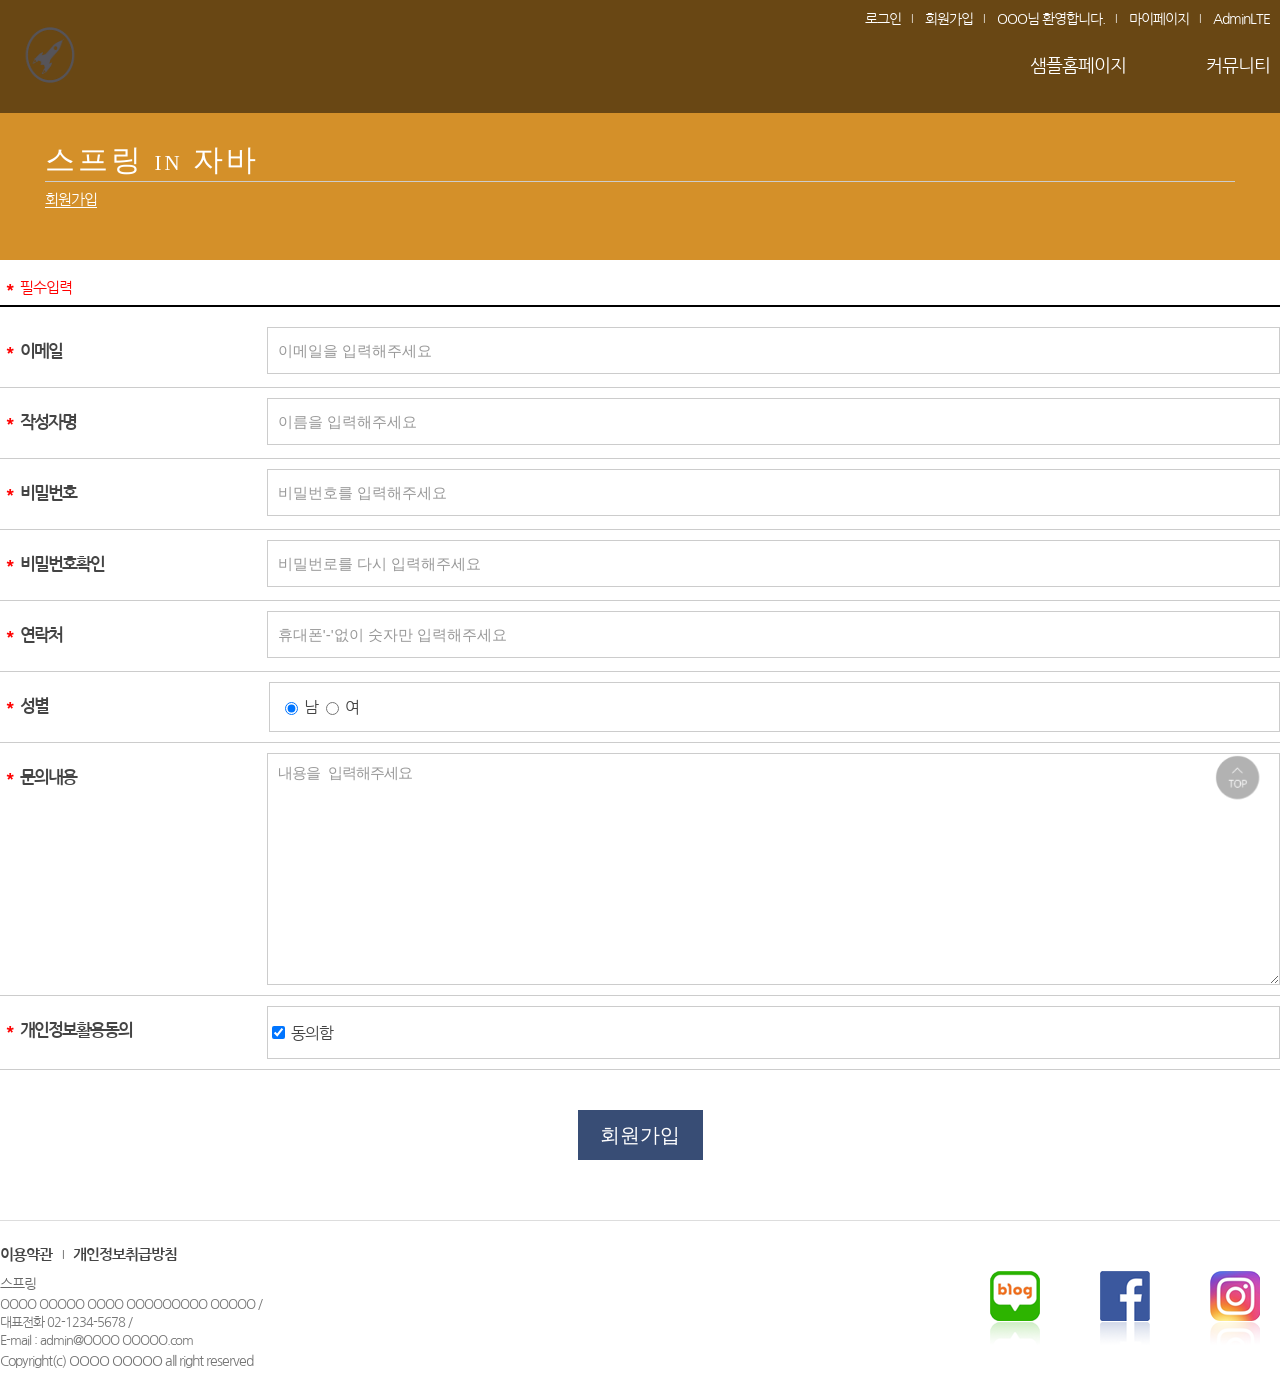
<file: home/join.html>
<!DOCTYPE html>
<html lang="ko">

<head>
    <title> 스프링 </title>
    <meta name="viewport" content="width=device-width, initial-scale=1, minimum-scale=1, maximum-scale=1">
    <meta charset="utf-8" />
    <meta http-equiv="X-UA-Compatible" content="IE=edge">
    <!-- jQuery core import -->
    <script src="/home/js/jquery-3.6.0.js"></script>
    <!-- 상단 바로가기 링크시 부드럽게 상단으로 이동하는 js import -->
    <script src="/home/js/jquery.smooth-scroll.min.js"></script>
    <!-- 
        화면을 초기화 시키는 reset style import : cross browsing을 처리하기 위해
        Chrome, IE, Edge, Safari, Fire Fox의 h1, p, ul, div.. 의 태크 영역이 조금씩 틀림
        작업한 결과가 모든 브라우저(크로싱 브라우저)에 똑같이 보이게 하기위한 reset.css 
    -->
    <link rel="stylesheet" href="/home/css/reset.css">
    <!-- 여기서 부터는 사용자 정의형 스타일 + 스크립트 추가(아래) -->
    <!-- mobile core import -->
    <link rel="stylesheet" href="/home/css/mobile.css">
    <!-- tablet core import -->
    <link rel="stylesheet" href="/home/css/tablet.css">
    <!-- pc core import -->
    <link rel="stylesheet" href="/home/css/pc.css">
    <!-- 게시판용 css import -->
    <link rel="stylesheet" href="/home/css/board.css">

    <!-- main(mobile) js core import -->
    <script src="/home/js/main.js"></script>
    <!-- mainslide.js core import  -->
    <script src="/home/js/slidemain.js"></script>

    <!-- html5가 아닌 JS로 유효성 검사 core import -->
    <script src="/home/js/jquery.validate.js"></script>
    <script src="/home/js/additional-methods.js"></script>
    <style>
        /* 모바일용 게시판 스타일 */
        .radio_area {
            padding: 0px 10px;
            
        }
        
        /* 테블릿용 메인페이지 스타일 지정 801px ~ 무한대까지 재정의*/
        @media all and (min-width : 801px) {}

        /* PC용 메인페이지 스타일 지정 1066px ~ 무한대까지 재정의*/
        @media all and (min-width : 1066px) {}
    </style>
    <script>
        // 회원가입 전용 유효성 검사 부분
        $(document).ready(function () {
            $('.appForm').validate({
                rules : {
                    password : "required", // password 인풋태그의 이름, 입력값 공백체크
                    password : {            // password_chk 이풋태그이 이름
                        equalTo: '#password_lbl' // input 태그의 id값과 비교
                    }
                }
            });
            $.extend($.validator.messages, {
                required : "필수 항목입니다.",
                email : "유효하지 않은 Email 주소 입니다.",
                digits : "숫자만 입력 가능합니다.",
                equalTo : "비밀번호가 일치하지 않습니다.",
            });        
        });
    </script>
</head>

<body>
    <!-- 헤더에서푸터까지 -->
    <div id="wrap">
        <!-- 헤더상단메뉴영역영역 -->
        <header id="header">
            <div class="header_area box_inner clear">
                <!-- 상단로고영역 -->
                <h1><a href="index.html">스프링 in 자바</a></h1>
                <!-- //상단로고영역 -->

                <!-- 상단메뉴메뉴영역 -->
                <p class="openMOgnb">
                    <a href="#">
                        <b class="hdd">메뉴열기</b>
                        <span></span><span></span><span></span>
                    </a>
                </p>
                <div class="header_cont">
                    <ul class="util clear">
                        <li><a href="login.html">로그인</a></li>
                        <li><a href="join.html">회원가입</a></li>
                        <!-- 로그인 후 보이는 메뉴(아래) -->
                        <li><a href="#">OOO님 환영합니다.</a></li>
                        <li><a href="mypage.html">마이페이지</a></li>
                        <li><a href="../admin/home.html">AdminLTE</a></li>
                    </ul>
                    <nav>
                        <ul class="gnb clear">
                            <li><a href="board_list.html" class="openAll1">샘플홈페이지</a>

                                <div class="gnb_depth gnb_depth2_1">
                                    <ul class="submenu_list">
                                        <li><a href="board_list.html">반응형홈페이지</a></li>
                                    </ul>
                                </div>
                            </li>
                            <li><a href="board_list.html" class="openAll2">커뮤니티</a>
                                <div class="gnb_depth gnb_depth2_2">
                                    <ul class="submenu_list">
                                        <li><a href="board_list.html">공지사항</a></li>
                                        <li><a href="board_list.html">갤러리게시판</a></li>
                                    </ul>
                                </div>
                            </li>
                        </ul>
                    </nav>
                    <p class="closePop"><a href="javascript:;">닫기</a></p>
                </div>
                <!-- //상단메뉴메뉴영역 -->
            </div>
        </header>
        <!-- //헤더상단메뉴영역영역 -->

        <!-- 메인 콘텐츠 영역만 변경됩니다 -->
        <div id="container">
            <!-- 메인상단위치표시영역 -->
            <div class="location_area customer">
                <div class="box_inner">
                    <h2 class="tit_page">스프링 <span class="in">in</span> 자바</h2>
                    <p class="location">고객센터 <span class="path">/</span> 회원가입</p>
                    <ul class="page_menu clear">
                        <li><a href="#" class="on">회원가입</a></li>
                    </ul>
                </div>
            </div>	
            <!-- //메인상단위치표시영역 -->
    
            <!-- 메인본문영역 -->
            <div class="bodytext_area box_inner">
                <!-- 폼영역 -->
                <form method="POST" name="join_form" action="join.html" class="appForm">
                    <fieldset>
                        <legend>회원가입폼</legend>
                        <p class="info_pilsoo pilsoo_item">필수입력</p>
                        <ul class="app_list">
                            <li class="clear">
                                <label for="email_lbl" class="tit_lbl pilsoo_item">이메일</label>
                                <div class="app_content"><input type="email" name="email" class="w100p" id="email_lbl" placeholder="이메일을 입력해주세요" required/></div>
                            </li>
                            <li class="clear">
                                <label for="name_lbl" class="tit_lbl pilsoo_item">작성자명</label>
                                <div class="app_content"><input type="text" name="name" class="w100p" id="name_lbl" placeholder="이름을 입력해주세요" required/></div>
                            </li>
                            <li class="clear">
                                <label for="password_lbl" class="tit_lbl pilsoo_item">비밀번호</label>
                                <div class="app_content"><input type="password" name="password" class="w100p" id="password_lbl" placeholder="비밀번호를 입력해주세요" required/></div>
                            </li>
                            <li class="clear">
                                <label for="password_chk_lbl" class="tit_lbl pilsoo_item">비밀번호확인</label>
                                <div class="app_content"><input type="password" name="password_chk" class="w100p" id="password_chk_lbl" placeholder="비밀번로를 다시 입력해주세요" required/></div>
                            </li>
                            <li class="clear">
                                <label for="tel_lbl" class="tit_lbl pilsoo_item">연락처</label>
                                <div class="app_content"><input type="digits" name="tel" class="w100p" id="tel_lbl" placeholder="휴대폰'-'없이 숫자만 입력해주세요" required/></div>
                            </li>
                            <li class="clear">
                                <label for="gender_lbl" class="tit_lbl pilsoo_item">성별</label>
                                <div class="app_content radio_area">
                                    <input type="radio" name="gender" class="css-radio" id="man_lbl" checked="" />
                                    <label for="man_lbl">남</label>
                                    <input type="radio" name="gender" class="css-radio" id="woman_lbl" />
                                    <label for="woman_lbl">여</label>
                                </div>
                            </li>
                            <li class="clear">
                                <label for="comment_lbl" class="tit_lbl pilsoo_item">문의내용</label>
                                <div class="app_content"><textarea name="comment" class="w100p" id="comment_lbl" placeholder="내용을 입력해주세요" required></textarea></div>
                            </li>
                            <li class="clear">
                                <label for="agree_lbl" class="tit_lbl pilsoo_item">개인정보활용동의</label>
                                <div class="app_content checkbox_area"><input type="checkbox" name="agree" class="css-checkbox" id="agree_lbl" required checked/>
                                <label for="agree_lbl" class="agree">동의함</label>
                                </div>
                            </li>
                        </ul>
                        <p class="btn_line">
                        <button class="btn_baseColor">회원가입</button>
                        </p>	
                    </fieldset>
                </form>
                <!-- //폼영역 -->
            </div>
            <!-- //메인본문영역 -->
        </div>
        <!-- //메인 콘텐츠 영역 -->

        <!-- 푸터메뉴및사업자정보영역 -->
        <footer>
            <div class="foot_area box_inner">
                <ul class="foot_list clear">
                    <li><a href="javascript:;">이용약관</a></li>
                    <li><a href="javascript:;">개인정보취급방침</a></li>
                </ul>
                <h2>스프링</h2>
                <p class="addr">OOOO OOOOO OOOO OOOOOOOOO OOOOO <span class="gubun">/</span>
                    <span class="br_line">대표전화 <span class="space0">02-1234-5678</span> <span class="gubun">/</span>
                        <span class="br_line">E-mail : <span class="space0"> admin@OOOO OOOOO.com</span></span>
                    </span>
                </p>
                <p class="copy box_inner">Copyright(c) OOOO OOOOO all right reserved</p>
                <ul class="snslink clear">
                    <li><a href="javascript:;">blog</a></li>
                    <li><a href="javascript:;">facebook</a></li>
                    <li><a href="javascript:;">instargram</a></li>
                </ul>
            </div>
        </footer>
        <!-- //푸터메뉴및주소영역 -->
        </div>
        <!-- //헤더에서푸터까지 -->

        <!-- 하단퀵메뉴영역 -->
        <div class="quick_area">
            <p class="to_top"><a href="#wrap" class="s_point">TOP</a></p>
        </div>
        <!-- //하단퀵메뉴영역 -->
</body>
</file>
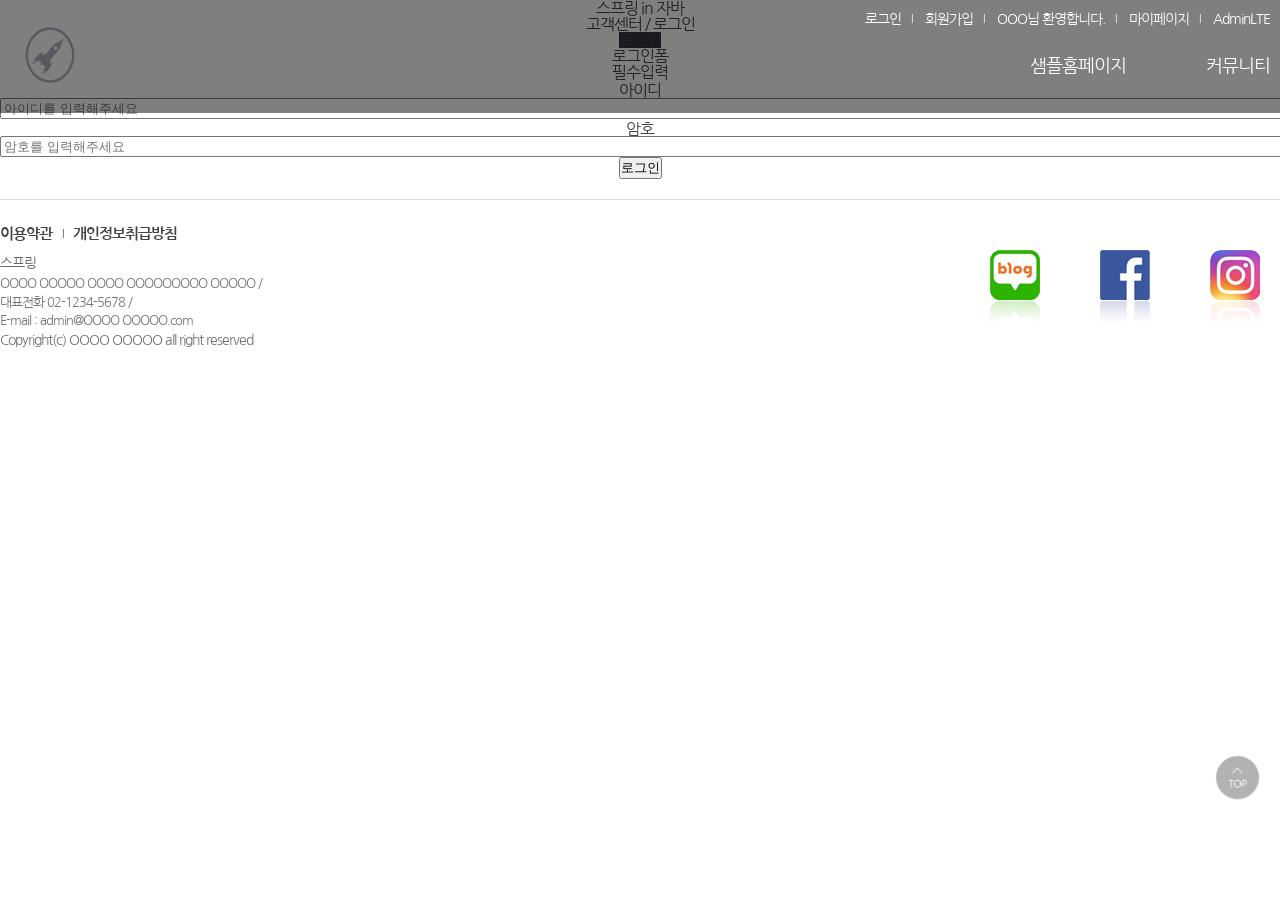
<file: home/login.html>
<!DOCTYPE html>
<html lang="ko">

<head>
    <title> 스프링 </title>
    <meta name="viewport" content="width=device-width, initial-scale=1, minimum-scale=1, maximum-scale=1">
    <meta charset="utf-8" />
    <meta http-equiv="X-UA-Compatible" content="IE=edge">
    <!-- jQuery core import -->
    <script src="/home/js/jquery-3.6.0.js"></script>
    <!-- 상단 바로가기 링크시 부드럽게 상단으로 이동하는 js import -->
    <script src="/home/js/jquery.smooth-scroll.min.js"></script>
    <!-- 
        화면을 초기화 시키는 reset style import : cross browsing을 처리하기 위해
        Chrome, IE, Edge, Safari, Fire Fox의 h1, p, ul, div.. 의 태크 영역이 조금씩 틀림
        작업한 결과가 모든 브라우저(크로싱 브라우저)에 똑같이 보이게 하기위한 reset.css 
    -->
    <link rel="stylesheet" href="/home/css/reset.css">
    <!-- 여기서 부터는 사용자 정의형 스타일 + 스크립트 추가(아래) -->
    <!-- mobile core import -->
    <link rel="stylesheet" href="/home/css/mobile.css">
    <!-- tablet core import -->
    <link rel="stylesheet" href="/home/css/tablet.css">
    <!-- pc core import -->
    <link rel="stylesheet" href="/home/css/pc.css">

    <!-- main(mobile) js core import -->
    <script src="/home/js/main.js"></script>
    <!-- mainslide.js core import  -->
    <script src="/home/js/slidemain.js"></script>

    <style>
        /* 모바일용 게시판 스타일 */
        
        
        /* 테블릿용 메인페이지 스타일 지정 801px ~ 무한대까지 재정의*/
        @media all and (min-width : 801px) {}

        /* PC용 메인페이지 스타일 지정 1066px ~ 무한대까지 재정의*/
        @media all and (min-width : 1066px) {}
    </style>
    <script>
        $(document).ready(function () {

        });
    </script>
</head>

<body>
    <!-- 헤더에서푸터까지 -->
    <div id="wrap">
        <!-- 헤더상단메뉴영역영역 -->
        <header id="header">
            <div class="header_area box_inner clear">
                <!-- 상단로고영역 -->
                <h1><a href="index.html">스프링 in 자바</a></h1>
                <!-- //상단로고영역 -->

                <!-- 상단메뉴메뉴영역 -->
                <p class="openMOgnb">
                    <a href="#">
                        <b class="hdd">메뉴열기</b>
                        <span></span><span></span><span></span>
                    </a>
                </p>
                <div class="header_cont">
                    <ul class="util clear">
                        <li><a href="login.html">로그인</a></li>
                        <li><a href="join.html">회원가입</a></li>
                        <!-- 로그인 후 보이는 메뉴(아래) -->
                        <li><a href="#">OOO님 환영합니다.</a></li>
                        <li><a href="mypage.html">마이페이지</a></li>
                        <li><a href="../admin/home.html">AdminLTE</a></li>
                    </ul>
                    <nav>
                        <ul class="gnb clear">
                            <li><a href="board_list.html" class="openAll1">샘플홈페이지</a>

                                <div class="gnb_depth gnb_depth2_1">
                                    <ul class="submenu_list">
                                        <li><a href="board_list.html">반응형홈페이지</a></li>
                                    </ul>
                                </div>
                            </li>
                            <li><a href="board_list.html" class="openAll2">커뮤니티</a>
                                <div class="gnb_depth gnb_depth2_2">
                                    <ul class="submenu_list">
                                        <li><a href="board_list.html">공지사항</a></li>
                                        <li><a href="board_list.html">갤러리게시판</a></li>
                                    </ul>
                                </div>
                            </li>
                        </ul>
                    </nav>
                    <p class="closePop"><a href="javascript:;">닫기</a></p>
                </div>
                <!-- //상단메뉴메뉴영역 -->
            </div>
        </header>
        <!-- //헤더상단메뉴영역영역 -->

        <!-- 메인 콘텐츠 영역만 변경됩니다 -->
        <div id="container">
            <!-- 메인상단위치표시영역 -->
            <div class="location_area customer">
                <div class="box_inner">
                    <h2 class="tit_page">스프링 <span class="in">in</span> 자바</h2>
                    <p class="location">고객센터 <span class="path">/</span> 로그인</p>
                    <ul class="page_menu clear">
                        <li><a href="#" class="on">로그인</a></li>
                    </ul>
                </div>
            </div>	
            <!-- //메인상단위치표시영역 -->
    
            <!-- 메인본문영역 -->
            <div class="bodytext_area box_inner">
                <!-- 폼영역 -->
                <form method="POST" name="login_form" action="login.html" class="appForm">
                    <fieldset>
                        <legend>로그인폼</legend>
                        <p class="info_pilsoo pilsoo_item">필수입력</p>
                        <ul class="app_list">
                            <li class="clear">
                                <label for="id_lbl" class="tit_lbl pilsoo_item">아이디</label>
                                <div class="app_content"><input type="text" name="id"" class="w100p" id="id_lbl" placeholder="아이디를 입력해주세요" required/></div>
                            </li>
                            <li class="clear">
                                <label for="password_lbl" class="tit_lbl pilsoo_item">암호</label>
                                <div class="app_content"><input type="password" name="password" class="w100p" id="password_lbl" placeholder="암호를 입력해주세요" required/></div>
                            </li>
    
                        </ul>
                        <p class="btn_line">
                        <button class="btn_baseColor">로그인</button>
                        </p>	
                    </fieldset>
                </form>
                <!-- //폼영역 -->
            </div>
            <!-- //메인본문영역 -->
        </div>
        <!-- //메인 콘텐츠 영역 -->

        <!-- 푸터메뉴및사업자정보영역 -->
        <footer>
            <div class="foot_area box_inner">
                <ul class="foot_list clear">
                    <li><a href="javascript:;">이용약관</a></li>
                    <li><a href="javascript:;">개인정보취급방침</a></li>
                </ul>
                <h2>스프링</h2>
                <p class="addr">OOOO OOOOO OOOO OOOOOOOOO OOOOO <span class="gubun">/</span>
                    <span class="br_line">대표전화 <span class="space0">02-1234-5678</span> <span class="gubun">/</span>
                        <span class="br_line">E-mail : <span class="space0"> admin@OOOO OOOOO.com</span></span>
                    </span>
                </p>
                <p class="copy box_inner">Copyright(c) OOOO OOOOO all right reserved</p>
                <ul class="snslink clear">
                    <li><a href="javascript:;">blog</a></li>
                    <li><a href="javascript:;">facebook</a></li>
                    <li><a href="javascript:;">instargram</a></li>
                </ul>
            </div>
        </footer>
        <!-- //푸터메뉴및주소영역 -->
        </div>
        <!-- //헤더에서푸터까지 -->

        <!-- 하단퀵메뉴영역 -->
        <div class="quick_area">
            <p class="to_top"><a href="#wrap" class="s_point">TOP</a></p>
        </div>
        <!-- //하단퀵메뉴영역 -->
</body>
</file>
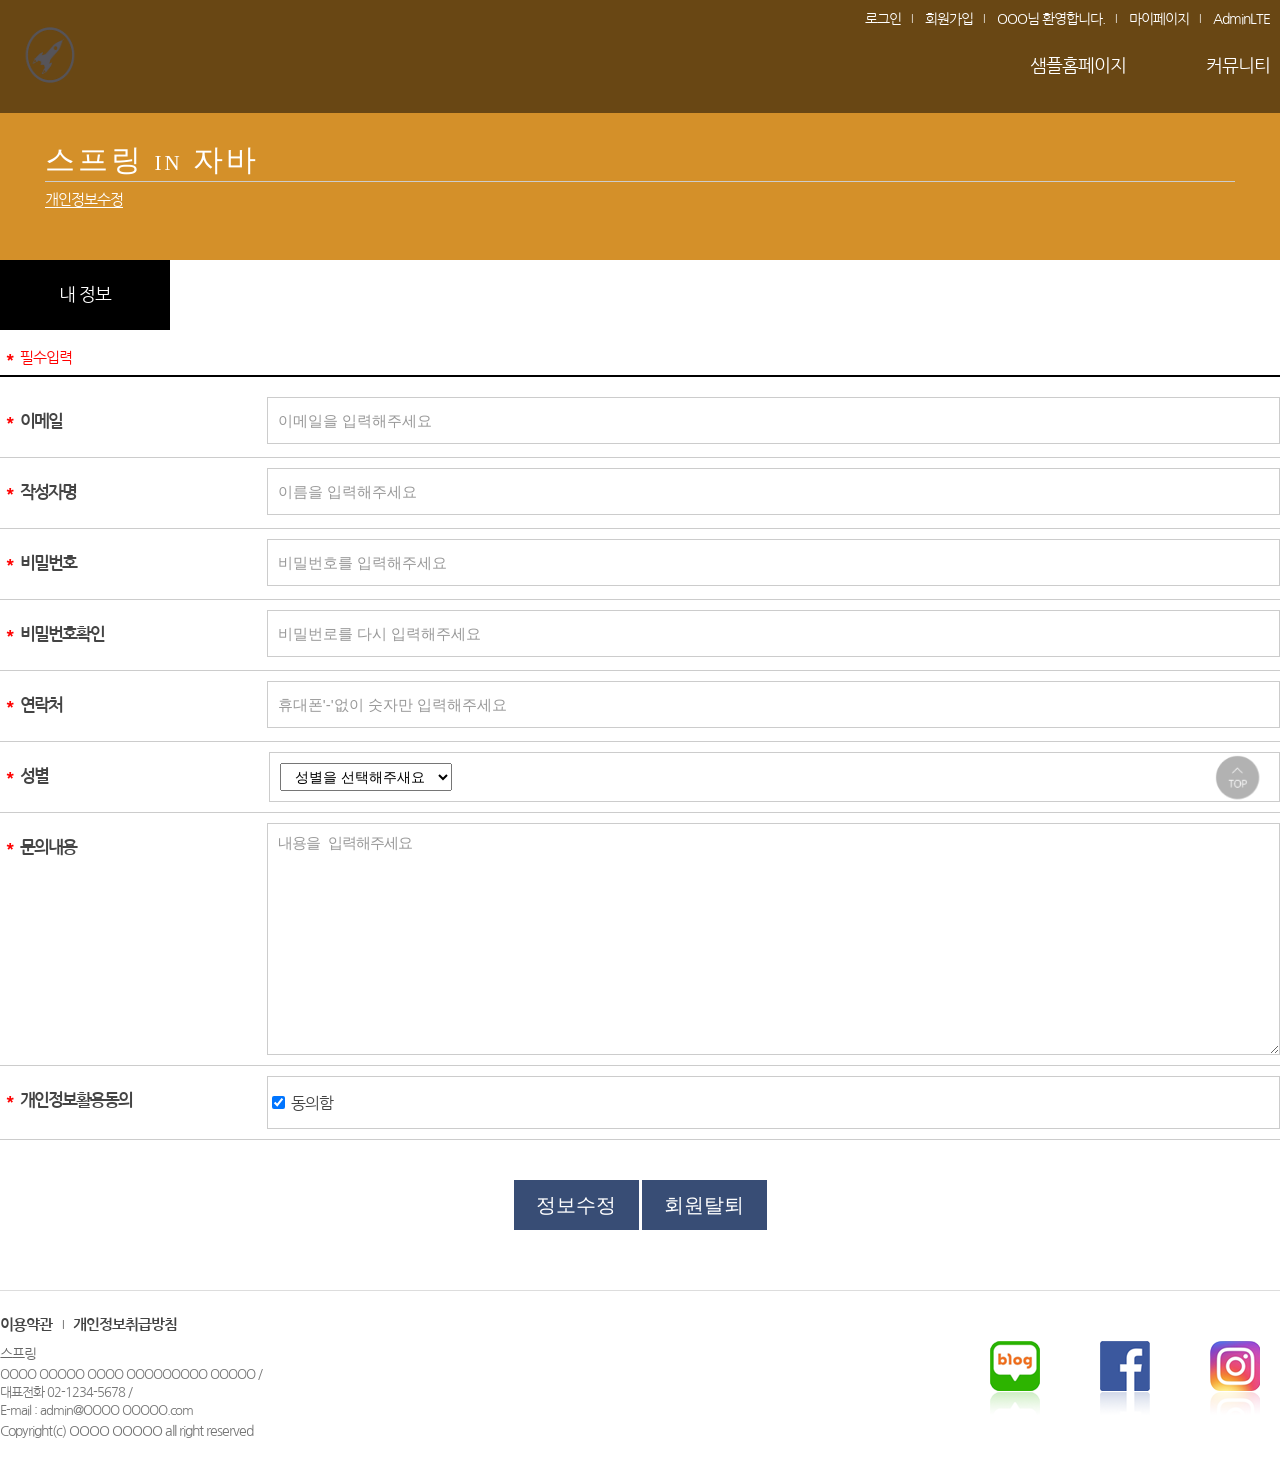
<file: home/mypage.html>
<!DOCTYPE html>
<html lang="ko">

<head>
    <title> 마이페이지 </title>
    <meta name="viewport" content="width=device-width, initial-scale=1, minimum-scale=1, maximum-scale=1">
    <meta charset="utf-8" />
    <meta http-equiv="X-UA-Compatible" content="IE=edge">
    <!-- jQuery core import -->
    <script src="/home/js/jquery-3.6.0.js"></script>
    <!-- 상단 바로가기 링크시 부드럽게 상단으로 이동하는 js import -->
    <script src="/home/js/jquery.smooth-scroll.min.js"></script>
    <!-- 
        화면을 초기화 시키는 reset style import : cross browsing을 처리하기 위해
        Chrome, IE, Edge, Safari, Fire Fox의 h1, p, ul, div.. 의 태크 영역이 조금씩 틀림
        작업한 결과가 모든 브라우저(크로싱 브라우저)에 똑같이 보이게 하기위한 reset.css 
    -->
    <link rel="stylesheet" href="/home/css/reset.css">
    <!-- 여기서 부터는 사용자 정의형 스타일 + 스크립트 추가(아래) -->
    <!-- mobile core import -->
    <link rel="stylesheet" href="/home/css/mobile.css">
    <!-- tablet core import -->
    <link rel="stylesheet" href="/home/css/tablet.css">
    <!-- pc core import -->
    <link rel="stylesheet" href="/home/css/pc.css">
    <!-- 게시판용 css import -->
    <link rel="stylesheet" href="/home/css/board.css">

    <!-- main(mobile) js core import -->
    <script src="/home/js/main.js"></script>
    <!-- mainslide.js core import  -->
    <script src="/home/js/slidemain.js"></script>

    <!-- html5가 아닌 JS로 유효성 검사 core import -->
    <script src="/home/js/jquery.validate.js"></script>
    <script src="/home/js/additional-methods.js"></script>
    <style>
        /* 모바일용 마이페이지 스타일 */
        .myinfo {
            width: 170px;
            height: 70px;
            line-height: 70px;
            text-align: center;
            font-size: 18px;
            background: #000;
            color: #fff;
        }
        
        /* .radio input[type="radio"] {display: none;} [type="radio"]속성값이 radio인 것을 선택  */
        .gender {
            padding: 4px 10px;
            font-size: 14px;
        }
        
        /* 테블릿용 메인페이지 스타일 지정 801px ~ 무한대까지 재정의*/
        @media all and (min-width : 801px) {}

        /* PC용 메인페이지 스타일 지정 1066px ~ 무한대까지 재정의*/
        @media all and (min-width : 1066px) {}
    </style>
    <script>
        // 회원가입 전용 유효성 검사 부분
        $(document).ready(function () {
            $('.appForm').validate({
                rules : {
                    password : "required", // password 인풋태그의 이름, 입력값 공백체크
                    password : {            // password_chk 이풋태그이 이름
                        equalTo: '#password_lbl' // input 태그의 id값과 비교
                    }
                }
            });
            $.extend($.validator.messages, {
                required : "필수 항목입니다.",
                email : "유효하지 않은 Email 주소 입니다.",
                digits : "숫자만 입력 가능합니다.",
                equalTo : "비밀번호가 일치하지 않습니다.",
            });        
        });
    </script>
</head>

<body>
    <!-- 헤더에서푸터까지 -->
    <div id="wrap">
        <!-- 헤더상단메뉴영역영역 -->
        <header id="header">
            <div class="header_area box_inner clear">
                <!-- 상단로고영역 -->
                <h1><a href="index.html">스프링 in 자바</a></h1>
                <!-- //상단로고영역 -->

                <!-- 상단메뉴메뉴영역 -->
                <p class="openMOgnb">
                    <a href="#">
                        <b class="hdd">메뉴열기</b>
                        <span></span><span></span><span></span>
                    </a>
                </p>
                <div class="header_cont">
                    <ul class="util clear">
                        <li><a href="login.html">로그인</a></li>
                        <li><a href="join.html">회원가입</a></li>
                        <!-- 로그인 후 보이는 메뉴(아래) -->
                        <li><a href="#">OOO님 환영합니다.</a></li>
                        <li><a href="mypage.html">마이페이지</a></li>
                        <li><a href="../admin/home.html">AdminLTE</a></li>
                    </ul>
                    <nav>
                        <ul class="gnb clear">
                            <li><a href="board_list.html" class="openAll1">샘플홈페이지</a>

                                <div class="gnb_depth gnb_depth2_1">
                                    <ul class="submenu_list">
                                        <li><a href="board_list.html">반응형홈페이지</a></li>
                                    </ul>
                                </div>
                            </li>
                            <li><a href="board_list.html" class="openAll2">커뮤니티</a>
                                <div class="gnb_depth gnb_depth2_2">
                                    <ul class="submenu_list">
                                        <li><a href="board_list.html">공지사항</a></li>
                                        <li><a href="board_list.html">갤러리게시판</a></li>
                                    </ul>
                                </div>
                            </li>
                        </ul>
                    </nav>
                    <p class="closePop"><a href="javascript:;">닫기</a></p>
                </div>
                <!-- //상단메뉴메뉴영역 -->
            </div>
        </header>
        <!-- //헤더상단메뉴영역영역 -->

        <!-- 메인 콘텐츠 영역만 변경됩니다 -->
        <div id="container">
            <!-- 메인상단위치표시영역 -->
            <div class="location_area customer">
                <div class="box_inner">
                    <h2 class="tit_page">스프링 <span class="in">in</span> 자바</h2>
                    <p class="location">고객센터 <span class="path">/</span> 개인정보수정</p>
                    <ul class="page_menu clear">
                        <li><a href="#" class="on">개인정보수정</a></li>
                    </ul>
                </div>
            </div>	
            <!-- //메인상단위치표시영역 -->
    
            <!-- 메인본문영역 -->
            <div class="bodytext_area box_inner">
                <div class="myinfo">내 정보</div>
                <!-- 폼영역 -->
                <form method="POST" name="join_form" action="join.html" class="appForm">
                    <fieldset>
                        <legend>회원가입폼</legend>
                        <p class="info_pilsoo pilsoo_item">필수입력</p>
                        <ul class="app_list">
                            <li class="clear">
                                <label for="email_lbl" class="tit_lbl pilsoo_item">이메일</label>
                                <div class="app_content"><input type="email" name="email" class="w100p" id="email_lbl" placeholder="이메일을 입력해주세요" required/></div>
                            </li>
                            <li class="clear">
                                <label for="name_lbl" class="tit_lbl pilsoo_item">작성자명</label>
                                <div class="app_content"><input type="text" name="name" class="w100p" id="name_lbl" placeholder="이름을 입력해주세요" required/></div>
                            </li>
                            <li class="clear">
                                <label for="password_lbl" class="tit_lbl pilsoo_item">비밀번호</label>
                                <div class="app_content"><input type="password" name="password" class="w100p" id="password_lbl" placeholder="비밀번호를 입력해주세요" required/></div>
                            </li>
                            <li class="clear">
                                <label for="password_chk_lbl" class="tit_lbl pilsoo_item">비밀번호확인</label>
                                <div class="app_content"><input type="password" name="password_chk" class="w100p" id="password_chk_lbl" placeholder="비밀번로를 다시 입력해주세요" required/></div>
                            </li>
                            <li class="clear">
                                <label for="tel_lbl" class="tit_lbl pilsoo_item">연락처</label>
                                <div class="app_content"><input type="digits" name="tel" class="w100p" id="tel_lbl" placeholder="휴대폰'-'없이 숫자만 입력해주세요" required/></div>
                            </li>
                            <li class="clear">
                                <label for="gender_lbl" class="tit_lbl pilsoo_item">성별</label>
                                <div class="app_content radio_area">
                                    <select name="gender" class="gender" required>
                                        <option value="">성별을 선택해주새요</option>
                                        <option value="male">남자</option>
                                        <option value="female">여자</option>
                                    </select>
                                </div>
                            </li>
                            <li class="clear">
                                <label for="comment_lbl" class="tit_lbl pilsoo_item">문의내용</label>
                                <div class="app_content"><textarea name="comment" class="w100p" id="comment_lbl" placeholder="내용을 입력해주세요" required></textarea></div>
                            </li>
                            <li class="clear">
                                <label for="agree_lbl" class="tit_lbl pilsoo_item">개인정보활용동의</label>
                                <div class="app_content checkbox_area"><input type="checkbox" name="agree" class="css-checkbox" id="agree_lbl" required checked/>
                                <label for="agree_lbl" class="agree">동의함</label>
                                </div>
                            </li>
                        </ul>
                        <p class="btn_line">
                        <button class="btn_baseColor">정보수정</button>
                        <button class="btn_baseColor">회원탈퇴</button>
                        </p>	
                    </fieldset>
                </form>
                <!-- //폼영역 -->
            </div>
            <!-- //메인본문영역 -->
        </div>
        <!-- //메인 콘텐츠 영역 -->

        <!-- 푸터메뉴및사업자정보영역 -->
        <footer>
            <div class="foot_area box_inner">
                <ul class="foot_list clear">
                    <li><a href="javascript:;">이용약관</a></li>
                    <li><a href="javascript:;">개인정보취급방침</a></li>
                </ul>
                <h2>스프링</h2>
                <p class="addr">OOOO OOOOO OOOO OOOOOOOOO OOOOO <span class="gubun">/</span>
                    <span class="br_line">대표전화 <span class="space0">02-1234-5678</span> <span class="gubun">/</span>
                        <span class="br_line">E-mail : <span class="space0"> admin@OOOO OOOOO.com</span></span>
                    </span>
                </p>
                <p class="copy box_inner">Copyright(c) OOOO OOOOO all right reserved</p>
                <ul class="snslink clear">
                    <li><a href="javascript:;">blog</a></li>
                    <li><a href="javascript:;">facebook</a></li>
                    <li><a href="javascript:;">instargram</a></li>
                </ul>
            </div>
        </footer>
        <!-- //푸터메뉴및주소영역 -->
        </div>
        <!-- //헤더에서푸터까지 -->

        <!-- 하단퀵메뉴영역 -->
        <div class="quick_area">
            <p class="to_top"><a href="#wrap" class="s_point">TOP</a></p>
        </div>
        <!-- //하단퀵메뉴영역 -->
</body>
</file>
<file: admin/plugins/daterangepicker/daterangepicker.css>
.daterangepicker {
  position: absolute;
  color: inherit;
  background-color: #fff;
  border-radius: 4px;
  border: 1px solid #ddd;
  width: 278px;
  max-width: none;
  padding: 0;
  margin-top: 7px;
  top: 100px;
  left: 20px;
  z-index: 3001;
  display: none;
  font-family: arial;
  font-size: 15px;
  line-height: 1em;
}

.daterangepicker:before, .daterangepicker:after {
  position: absolute;
  display: inline-block;
  border-bottom-color: rgba(0, 0, 0, 0.2);
  content: '';
}

.daterangepicker:before {
  top: -7px;
  border-right: 7px solid transparent;
  border-left: 7px solid transparent;
  border-bottom: 7px solid #ccc;
}

.daterangepicker:after {
  top: -6px;
  border-right: 6px solid transparent;
  border-bottom: 6px solid #fff;
  border-left: 6px solid transparent;
}

.daterangepicker.opensleft:before {
  right: 9px;
}

.daterangepicker.opensleft:after {
  right: 10px;
}

.daterangepicker.openscenter:before {
  left: 0;
  right: 0;
  width: 0;
  margin-left: auto;
  margin-right: auto;
}

.daterangepicker.openscenter:after {
  left: 0;
  right: 0;
  width: 0;
  margin-left: auto;
  margin-right: auto;
}

.daterangepicker.opensright:before {
  left: 9px;
}

.daterangepicker.opensright:after {
  left: 10px;
}

.daterangepicker.drop-up {
  margin-top: -7px;
}

.daterangepicker.drop-up:before {
  top: initial;
  bottom: -7px;
  border-bottom: initial;
  border-top: 7px solid #ccc;
}

.daterangepicker.drop-up:after {
  top: initial;
  bottom: -6px;
  border-bottom: initial;
  border-top: 6px solid #fff;
}

.daterangepicker.single .daterangepicker .ranges, .daterangepicker.single .drp-calendar {
  float: none;
}

.daterangepicker.single .drp-selected {
  display: none;
}

.daterangepicker.show-calendar .drp-calendar {
  display: block;
}

.daterangepicker.show-calendar .drp-buttons {
  display: block;
}

.daterangepicker.auto-apply .drp-buttons {
  display: none;
}

.daterangepicker .drp-calendar {
  display: none;
  max-width: 270px;
}

.daterangepicker .drp-calendar.left {
  padding: 8px 0 8px 8px;
}

.daterangepicker .drp-calendar.right {
  padding: 8px;
}

.daterangepicker .drp-calendar.single .calendar-table {
  border: none;
}

.daterangepicker .calendar-table .next span, .daterangepicker .calendar-table .prev span {
  color: #fff;
  border: solid black;
  border-width: 0 2px 2px 0;
  border-radius: 0;
  display: inline-block;
  padding: 3px;
}

.daterangepicker .calendar-table .next span {
  transform: rotate(-45deg);
  -webkit-transform: rotate(-45deg);
}

.daterangepicker .calendar-table .prev span {
  transform: rotate(135deg);
  -webkit-transform: rotate(135deg);
}

.daterangepicker .calendar-table th, .daterangepicker .calendar-table td {
  white-space: nowrap;
  text-align: center;
  vertical-align: middle;
  min-width: 32px;
  width: 32px;
  height: 24px;
  line-height: 24px;
  font-size: 12px;
  border-radius: 4px;
  border: 1px solid transparent;
  white-space: nowrap;
  cursor: pointer;
}

.daterangepicker .calendar-table {
  border: 1px solid #fff;
  border-radius: 4px;
  background-color: #fff;
}

.daterangepicker .calendar-table table {
  width: 100%;
  margin: 0;
  border-spacing: 0;
  border-collapse: collapse;
}

.daterangepicker td.available:hover, .daterangepicker th.available:hover {
  background-color: #eee;
  border-color: transparent;
  color: inherit;
}

.daterangepicker td.week, .daterangepicker th.week {
  font-size: 80%;
  color: #ccc;
}

.daterangepicker td.off, .daterangepicker td.off.in-range, .daterangepicker td.off.start-date, .daterangepicker td.off.end-date {
  background-color: #fff;
  border-color: transparent;
  color: #999;
}

.daterangepicker td.in-range {
  background-color: #ebf4f8;
  border-color: transparent;
  color: #000;
  border-radius: 0;
}

.daterangepicker td.start-date {
  border-radius: 4px 0 0 4px;
}

.daterangepicker td.end-date {
  border-radius: 0 4px 4px 0;
}

.daterangepicker td.start-date.end-date {
  border-radius: 4px;
}

.daterangepicker td.active, .daterangepicker td.active:hover {
  background-color: #357ebd;
  border-color: transparent;
  color: #fff;
}

.daterangepicker th.month {
  width: auto;
}

.daterangepicker td.disabled, .daterangepicker option.disabled {
  color: #999;
  cursor: not-allowed;
  text-decoration: line-through;
}

.daterangepicker select.monthselect, .daterangepicker select.yearselect {
  font-size: 12px;
  padding: 1px;
  height: auto;
  margin: 0;
  cursor: default;
}

.daterangepicker select.monthselect {
  margin-right: 2%;
  width: 56%;
}

.daterangepicker select.yearselect {
  width: 40%;
}

.daterangepicker select.hourselect, .daterangepicker select.minuteselect, .daterangepicker select.secondselect, .daterangepicker select.ampmselect {
  width: 50px;
  margin: 0 auto;
  background: #eee;
  border: 1px solid #eee;
  padding: 2px;
  outline: 0;
  font-size: 12px;
}

.daterangepicker .calendar-time {
  text-align: center;
  margin: 4px auto 0 auto;
  line-height: 30px;
  position: relative;
}

.daterangepicker .calendar-time select.disabled {
  color: #ccc;
  cursor: not-allowed;
}

.daterangepicker .drp-buttons {
  clear: both;
  text-align: right;
  padding: 8px;
  border-top: 1px solid #ddd;
  display: none;
  line-height: 12px;
  vertical-align: middle;
}

.daterangepicker .drp-selected {
  display: inline-block;
  font-size: 12px;
  padding-right: 8px;
}

.daterangepicker .drp-buttons .btn {
  margin-left: 8px;
  font-size: 12px;
  font-weight: bold;
  padding: 4px 8px;
}

.daterangepicker.show-ranges.single.rtl .drp-calendar.left {
  border-right: 1px solid #ddd;
}

.daterangepicker.show-ranges.single.ltr .drp-calendar.left {
  border-left: 1px solid #ddd;
}

.daterangepicker.show-ranges.rtl .drp-calendar.right {
  border-right: 1px solid #ddd;
}

.daterangepicker.show-ranges.ltr .drp-calendar.left {
  border-left: 1px solid #ddd;
}

.daterangepicker .ranges {
  float: none;
  text-align: left;
  margin: 0;
}

.daterangepicker.show-calendar .ranges {
  margin-top: 8px;
}

.daterangepicker .ranges ul {
  list-style: none;
  margin: 0 auto;
  padding: 0;
  width: 100%;
}

.daterangepicker .ranges li {
  font-size: 12px;
  padding: 8px 12px;
  cursor: pointer;
}

.daterangepicker .ranges li:hover {
  background-color: #eee;
}

.daterangepicker .ranges li.active {
  background-color: #08c;
  color: #fff;
}

/*  Larger Screen Styling */
@media (min-width: 564px) {
  .daterangepicker {
    width: auto;
  }

  .daterangepicker .ranges ul {
    width: 140px;
  }

  .daterangepicker.single .ranges ul {
    width: 100%;
  }

  .daterangepicker.single .drp-calendar.left {
    clear: none;
  }

  .daterangepicker.single .ranges, .daterangepicker.single .drp-calendar {
    float: left;
  }

  .daterangepicker {
    direction: ltr;
    text-align: left;
  }

  .daterangepicker .drp-calendar.left {
    clear: left;
    margin-right: 0;
  }

  .daterangepicker .drp-calendar.left .calendar-table {
    border-right: none;
    border-top-right-radius: 0;
    border-bottom-right-radius: 0;
  }

  .daterangepicker .drp-calendar.right {
    margin-left: 0;
  }

  .daterangepicker .drp-calendar.right .calendar-table {
    border-left: none;
    border-top-left-radius: 0;
    border-bottom-left-radius: 0;
  }

  .daterangepicker .drp-calendar.left .calendar-table {
    padding-right: 8px;
  }

  .daterangepicker .ranges, .daterangepicker .drp-calendar {
    float: left;
  }
}

@media (min-width: 730px) {
  .daterangepicker .ranges {
    width: auto;
  }

  .daterangepicker .ranges {
    float: left;
  }

  .daterangepicker.rtl .ranges {
    float: right;
  }

  .daterangepicker .drp-calendar.left {
    clear: none !important;
  }
}
</file>
<file: home/css/mobile.css>
@charset "UTF-8";
@import url(https://fonts.googleapis.com/css2?family=Nanum+Gothic&display=swap);
/* ============================================================================================================= */
/* 공통 영역 START */
body { /* body tag만 a tag는 적용 안 됨 */
    font-family: 'Nanum Gothic', sans-serif !important;
    font-size: 16px !important; /* important 중요함 => 사용시 body 폰트크기는 무조건 16px로 고정 */
    letter-spacing: -1px !important;
    color: #444 !important;
    word-wrap: break-word !important; /* 단어가 한 개의 단위로 줄 바꿈이 됨 단어가 분리가 되지 않음 ex) bo
    ok => book 보기 편하게 단어형식으로 줄바꿈 처리함 */
    line-height: 1 !important; /* 단위가 없으면 배수 => 16px */
}
dl, ol, ul { margin-bottom: 0 !important; }
#container a:hover { color: #000 !important }
a:link { color: #444;}
a:hover { color: #fff !important; }
a:visited { color: #444; }
a { text-decoration: none; } /* link의 underbar가 사라짐 */
/* 공통 영역 END */
/* ============================================================================================================= */
/* bootstrap.css 수정 START */
.txt.right {
    text-align: right !important;
}
.mt20 { /* bootstrap의 네이밍과 동일 */
    margin-top: 20px !important;
}
.w100p { /* 너비 크기가 100% */
    width: 100% !important;
}
.clear::after {
    content: '';
    clear: both; /* tag의 위치를 지정하는 float:left|right 속성을 초기화 시킴 */
    display: block; /* float는 block 속성이 없어진 것을  clear시키면, 다시 block속성을 부여 */
}
/* bootstrap.css 수정 END */
/* ============================================================================================================= */
/* 헤더 영역 START */
.on { /* 클래스 선택자 */
    background: #32353d;
}
header { /* 태그 선택자 */
    height: 90px;
    text-align: center;
    z-index: 200; /* z-index z의 순서 x(가로 축) y(세로 축) z(수직 축) */
    /* z-index 값이 클수록 화면 상 위에 배치가 됨 
    z-index를 200으로 주는 이유 => 다른 객체와 겹칠 수가 있음 ex) slide 이미지와 겹칠 때가 있음
    메뉴가 가려지는 것을 방지  */
    background: rgba(0,0,0,0.5); /* a : alpha값, 투명도 크기 => 1은 100% */

    /* relative 다른 태그와 관계(기본값), 위치에서 다른 태그 영향 받지않음 */
    position: absolute; /* left, right, top, bottom 값을 적용하기 위해 */
    left: 0;
    top: 0;
    width: 100%;
}
.box-inner {
    width: 100%;
    margin: 0 auto;
    
}
/* 헤더 영역 END */
/* ============================================================================================================= */
/* 로고 영역 START */
.header_area h1 {
    float: none;
    width: 100%;
    height: 50px;
    text-align: center;
    padding: 3px 0 0; /* padding: 3px(상하) 0(좌) 0(우); */
}
.header_area h1 a { 
    /* 로고는 이미지인데 글을 더한 이유는 웹 접근성 때문에 추가(스크린리더 : 시각장애인용유틸리티) */
    display: inline-block;
    width: 150px;
    height: 80px;
    background: url(../img/LogoImage.png) no-repeat; /* css3는 함수를 지원합니다. */
    background-size: 50px 60px !important; /* 백그라운드 이미지 사이즈 가로 50px 세로 60px */
    background-position: center center !important; /* 이미지위치가 가로 가운데 세로 가운데 정렬 */
    text-indent: -9999px; /* 들여쓰기 이미지만 보이고 글자는 숨기기 위치 */
    overflow: hidden;
}
/* 로고 영역 END */
/* ============================================================================================================= */
/* 상단 메뉴 영역 START */
.openMOgnb {
    /* gnb = global navigation bar 약자 메뉴명칭으로 사용 */
    display: block;
    position: absolute;
    top: 35px;
    left: 15px;
    width: 25px;
    height: 16px;
}
.hdd {
    text-indent: -9999px;
    position: absolute;
}
.openMOgnb span {
    box-sizing: border-box; /* 박스크기를 테두리 까지의 크기로 고정 */
    display: block;
    width: 25px; height: 3px;
    margin-bottom: 4px;
    border-radius: 10px;
    background: #fff;
}
.openMOgnb span + span { width: 17px; } /* "+"는 인접 연산자(Sibling) */
.openMOgnb span:last-child { 
    width: 25px;
    margin-bottom: 0px; 
}
.header_cont {
    float: none;
    width: 100%;
    background: #31353d;
    margin-top:36px;
    display: none;
    }
.closePop {
    display: block;
    position: absolute;
    right: 0px;
    top: 15px;
}
.closePop a {
    display: block;
    width: 60px; height: 60px;
    text-indent: -9999px;
    overflow: hidden;
    background: url(../img/btn_closeMenu.png) no-repeat;
    background-size: 60px;
}
.util {
    padding: 20px;
}
.header_cont a {
    color: #fff; font-size: 16px;
}
.util li {
    float: left;
}
.util li::after {
    content: '|';
    display: inline-block;
    padding: 0 10px;
    color: #a2a2a3;
    font-size: 10px;
    position: relative;
    top: -2px;
}
.util li:last-child::after {
    /* 가상선택자 마지막 li태그에 가상요소 추가 */
    content: '';
    display: none;
}
.gnb {
    float: none;
    box-sizing: border-box;
    padding-top: 0px;
    height: auto;
    border-top: 1px solid #83868b;
}
.gnb li {
    float: left;
    width: 50%;
    text-align: left;
    box-sizing: border-box; /* width 50% 안쪽에 테두리 까지 포함 */
    border-bottom: 1px solid #83868b;
}
.gnb li a {
    display: block;
    padding: 0px 0px 0px 65px;
    height: 60px;
    line-height: 60px;
    background: url(../img/ico_gnb01.png) no-repeat 10px center; /* 10px 가로 위치, center 세로 가운데 정렬 */
    background-size: 49px 56px;
}
.gnb_depth {
    /* 2차 서브메뉴 */
    display: none;
}
.gnb li + li a { /* 1차(대메뉴) li 태그중 2번째영역 */
    background-image: url(../img/ico_gnb02.png);	
}
.gnb li + li + li a { /* 1차(대메뉴) li 태그중 3번째영역 */
    background-image: url(../img/ico_gnb02.png);	
}
.gnb li + li + li + li a { /* 1차(대메뉴) li 태그중 4번째영역 */
    background-image: url(../img/ico_gnb02.png);	
}
.gnb li:nth-child(2n+1) {
/* 2n+1 홀수번째의 li태그를 말함 */
border-right: 1px solid #83868b;
}   
/* 상단 메뉴 영역 END */

/* 본문 컨테이너 영역 START*/
#container, footer, .hdd, .quick_area {
    text-align: center;
}
#container {
    position: relative;
    width: 100%;
    padding-bottom: 30px;
}
/* 본문 컨테이너 영역 END*/
/* 갤러리 최근 게시물 영역 START */
.about_area h2 {
    font-size: 20px;
    padding: 27px 0 25px; /* 1,상하 2,좌 3,우 */
}
.about_area h2 b {
    display: block; /* 1개 라인의 영역 모두 차지 */
    padding-top: 10px;
}
.about_box { background-color: #fff; }
.place_list li {
    float: none;
    width: 100%;
    margin: 0;
    box-sizing: border-box;
    padding: 0px 20px;
}
.place_list li img {
    width: 100%; /* 가로 크기를 반응형으로 만들려면 퍼센트로 표시 */
}
.place_list li h3 {
    font-weight: bold;
    font-size: 18px;
    padding-top: 25px;
}
.place_list p.txt {
    padding: 10px 50px 30px;
    line-height: 1.4;
    box-sizing: border-box;
    width: 100%;
    overflow: hidden;
    word-break: keep-all;
    color: #666;
}
.place_list li .view {
    padding-bottom: 10px;
    margin: 0px 0px 30px;
    display: inline-block;
    padding-top: 5px;
    border-top: 2px solid #333;
    color: #333;
}
/* 갤러리 최근 게시물 영역 END */
/* ============================================================================================================= */
/* 공지사항 최근 게시물 영역 START*/
.app_line { display: none; } /* 반응형 => 테블릿 또는 PC 전용 컨텐츠 */
.appbbs_area {
    padding: 0px 20px;
    text-align: left;
}
.bbs_line {
    float: none;
    width: 100%;
    padding: 20px 0px;
    border-top: 1px solid #d6d7d8;
}
.bbs_line h3 {
    font-weight: bold;
    font-size: 19px;
}
.bbs_line .notice_recent {
    padding-top: 10px;
}
.bbs_line .notice_recent li {
    padding: 8px 0px;
}
/* 공지사항 최근 게시물 영역 END*/
/* ============================================================================================================= */
/* 슬라이드 영역 START */
.main_rolling_pc {
    display: block;
}
.visualRoll {
    position: relative;
    width: 100%;
}
.gList {
    position: relative;
    width: 100%;
}
/* ul tag의 className이 viewImgList인 영역의 li tag */
ul.viewImgList li {
    text-align: center;
    height: 300px;
    line-height: 550px;
    background-size: cover; /* cover : 배경 이미지의 크기를 꽉 채움  */
    width: 100%;
}
.roll_content a img {
    display: none;
}
li.imglist0 {
    position: relative;
    z-index: 50;
    background: url(../img/slide1.jpg) no-repeat;
}
li.imglist1 {
    position: absolute;
    z-index: 10;
    left:0 ; top:0;
    background: url(../img/slide2.jpg) no-repeat;
}
li.imglist2 {
    position: absolute;
    z-index: 10;
    left:0; top:0;
    background: url(../img/slide3.jpg) no-repeat;
}
.roll_content {
    position: static;
}
.roll_content .roll_txtline {
    position: absolute;
    left: 0;
    bottom: 60px; /* roll_content하단에서 60px 위에 위치 */
    line-height: 1;
    text-align: center;
    width: 100%;
    font-size: 22px;
    color: #fff;
    letter-spacing: 2px;
}   
.rollbtnArea {
    position: absolute; /* 기준위치에서 고정시켜놓음 */
    width: 100%;
    left: 0px;
    bottom: 25px;
    z-index: 200;
}
.rollingbtn {
    width: 320px;
    margin: 0 auto; /* 버튼영역에 5개 들어가고 가운데 정렬 */
    text-align: center;
}
.rollingbtn li.butt0 {
    margin-left: 10px;
}
.rollingbtn li {
    display: inline-block;
    margin-left: 5px;
}
.rollingtn li a {
    vertical-align: top; /* 세로 정렬, img하고 다른 태그 사용시 다른 태그의 세로 정렬 */
}
/* 슬라이드 영역 END*/
/* ============================================================================================================= */
/* 푸터스타일 지정  START */
footer {
    border-top: 1px solid #ddd;
    text-align: left;
}
.foot_area {
    box-sizing: border-box;
    padding: 0px 20px 90px; /* 모바일에서는 의미없고, 테블릿  이상에서 의미있는 스타일 */
    position: relative; /* relative가 있다는 것은 foot_area안 쪽에 태그의 기준으로 사용한다는 의미 */
}
.foot_list {
    padding-top: 25px;
}
.foot_list li {
    float: left; /* 세로 배치 컨텐츠를 가로로 배치할 때 사용 */
}
.foot_list li:first-child::after {
    content: '|';
    display: inline-block;
    padding: 0px 10px;
    font-size: 10px;
    position: relative;
    top: -2px;
}
.foot_list li a {
    font-weight: bold;
    font-size: 15px;
}
.foot_list li a:hover {
    color: black !important;
}
.foot_area h2 {
    padding-top: 15px;
    font-size: 14px; /* px : 픽셀(pixel) html크기 단위, 기타 단위 : em, rem(root em) */ 
    color: #666;
}
.addr {
    line-height: 1.3; /* 줄 간격 1.3배 */
    font-size: 14px;
    color: #767676;
    padding-top: 5px;
}
.br_line { 
    display: block;
 } /* block 영역은 1줄 모두 자리차지 == 엔터 == 줄바꿈 */
.copy {
    padding: 3px 0px 20px;
    font-size: 14px;
    color: #767676;
}
.snslink {
    position: static; /* <다른 태그를 기준으로> static 고정값, relative 상댓값 */
    width: 250px;
    margin: 10px auto; /* 10px 상하여백, 좌우 가운데 정렬  */
}
.snslink li:first-child {
    margin-left: 0px;
}
.snslink li {
    margin-left: 30px;
    float: left; /* 세로 배치를 가로 배치로 */
}
.snslink li a {
    display: block;
    width: 50px;
    height: 74px;
    text-indent: -9999px;  /* 웹 접근성(시각장애인용 구현) */
    background: url(../img/ico_blog_r.png) no-repeat;
    overflow: hidden;
}
.snslink li + li a { /* 인접(형제 : sibling) 연산자 */
    background: url(../img/ico_facebook_r.png) no-repeat; 
}
.snslink li + li + li a {
    background: url(../img/ico_instargram_r.png) no-repeat;
}
/* 푸터스타일 지정  END */
/* ============================================================================================================= */
/* 퀵메뉴 영역 START */
.to_top {
    position: fixed; /* 마우스를 스크롤해도 항상 그 자리 고정되어 있음 */
    right: 20px;
    bottom: 100px;
    text-align: center;
    background: none;
    z-index: 100; /* 슬라이드 이미지 : 200 보다는 아래이기 때문에 겹치면 안 보임 */
}
.to_top a {
    display: block;
    width: 45px;
    height: 45px;
    background: url(../img/ico_totop_mo.png) no-repeat;
    background-size: 45px;
    text-indent: -9999px;
    overflow: hidden;
}
/* 퀵메뉴 영역 END */
</file>
<file: home/css/tablet.css>
@charset "UTF-8";
@media all and (min-width : 801px) {
    /* 상단 로고와 메뉴 스타일 START */
    header {
        height: 113px;
    }
    .header_area h1 {
        float: left; /* 로고 이미지를 가운데 -> 왼쪽으로 정렬 */
        padding: 15px 0px;
        padding-left: 20px;
        width: auto;
        height: inherit; /* 상속 받음 => 현재 영역의 부모의 높이를 그대로 사용함 */
        text-align: inherit;
    }
    .header_area h1 a {
        display: block;
        width: 100px;
        height: 80px;
        background-size: 70px 80px !important;
    }
    .openMOgnb {
        display: none; /* 모바일용 햄버거 메뉴 숨김 */
    }
    .header_cont {
        display: block;
        float:right;
        width: 60%;
        padding-right: 20px;
        background: none;
        margin-top: 0px;
    }
    .closePop { display: none; }
    .util { /* 메인 메뉴 상단에 소메뉴 : .util로 지음 */
        padding: 0px;
        text-align: right;
        padding-top: 10px;
    }
    .util li {
        float: none;
        display: inline;
    }
    .util li::after {
        color: #fff;
    }
    .util li a {
        font-size: 14px;
    }
    .gnb { /* 대메뉴 = 1차 메뉴 */
        float: right;
        padding-top: 5px;
        height: inherit;
        border-top: none;
    }
    .gnb li {
        width: auto;
        text-align: inherit;
        box-sizing: inherit;
        border-bottom: none;
    }
    .gnb li:nth-child(2n + 1) { /* 대메뉴 중간 막대 사라지게 하는 명령 */
        border: none;
    }
    .gnb li a {
        padding: 26px 25px;
        font-size: 18px;
        height: inherit;
        line-height: inherit;
        background: none;
    }
    .gnb li + li a {
        background: none;
    }
    .gnb li + li + li a {
        background: none;
    }
    .gnb li + li + li + li a {
        background: none;
    }
    .gnb li:last-child a { /* 제일 오른쪽 li tag 영역 */
        padding-right: 0px;
    }
    
    /* 상단 로고와 메뉴 스타일 END */
    /*----------------------------------------------------------------------------------------------------------*/
    /* 컨테이너 영역 START */
    #container {
        padding-bottom: 20px;
        width: auto;
        position: inherit; /* 부모 영역의 위치를 상속받습니다 */
    }
    /* 컨테이너 영역 END */
    /*----------------------------------------------------------------------------------------------------------*/
    /* 슬라이드 영역 START */
    ul.viewImgList li {
        height: 550px;
    }
    /* 슬라이드 영역 END */
    /*----------------------------------------------------------------------------------------------------------*/
    /* 최신 갤러리 START */
    .about_area h2 {
        padding: 55px 0 105px;
        font-size: 40px;
    }
    .about_area h2 b {
        display: inherit;
        padding-top: inherit;
    }
    .place_list {
        box-sizing: border-box;
        padding: 0 20px;
    }
    .place_list li:first-child {
        margin-left: 0;
    }
    .place_list li {
        float: left;
        width: 32%;
        margin-left: 2%;
        position: relative;
        top: -50px;
        padding: 0;
    }
    .place_list li p.txt {
        padding: 10px 30px 0;
        line-height: 1.8;
    }
    .place_list li .view {
        margin-top: 20px;
    }
    /* 최신 갤러리 END */
    /*----------------------------------------------------------------------------------------------------------*/
    /* 전화상담과 최근공지사항 START */
    .appbbs_area {
        padding: 60px 0px;
    }
    .appbbs_box {
        box-sizing: border-box;
        padding:0px 20px;
    }
    .app_line {
        display: inherit;
        float: left;
        width: 65%; /* 35%(나머지)가 최근 공지사항 영역 */
        box-sizing: border-box;
        padding: 46px 0px;
        background: url(../img/bg_app.jpg); /* 단일 색상이기 때문에 no-repeat 필요 없음 */
        font-size: 0px; /* 웹 접근성(시각 장애인을 위해서 존재) */
        text-align: center;
    }
    .app_line a {
        font-size: 21px;
        display: inline-block;
        width: 42.4%; /* app_line에서 a tag가 65%영역에서 42.4%차지 */
        height: 100px;
        line-height: 100px;
        box-sizing: border-box;
        padding-left: 55px;
        text-align: left;
        background: rgba(0,0,0,0.3) url(../img/ico_katalk.png) no-repeat 10px 50%; /* 10px 가로위치, 50% 세로가운데위치 */
        border: 2px solid #fff;
        color: #fff;
        vertical-align: middle;
        margin-right: 10px;
    }
    .app_line a + a { /* sbibling tag 영역 */
        background-image: url(../img/ico_phone.png);
        margin-right: 0px;
        padding-left: 65px;
    }
    .bbs_line { /* 최신 공지사항 영역 */
        float: right;
        width: 29%; /* 나머지 35% 중에서 29%만 사용 / 나머지 6%는 여백으로 사용*/
        border-top: none;
        padding: inherit;
    }
    .bbs_line h3 {
        font-size: 26px;
        font-weight: inherit;
    }
    .bbs_line .notice_recent li a {
        display: block;
        padding-left: 14px;
        background: url(../img/ico_bullet.png) no-repeat 0 50%;
        overflow: hidden;
        text-overflow: ellipsis; /* 문자열이 영역을 벗어났을 때 ...으로 표시하는 명령 */
        white-space: nowrap; /* 문자가 잘릴 때 줄바꿈시 단어를 기준으로 wrapping 하지 않겠다. */
    }
    /* 전화상담과 최근공지사항 END */
    /*----------------------------------------------------------------------------------------------------------*/
     /* 푸터 영역 START */
     footer {
        padding: inherit; /* 부모 영역의 패딩속성을 상속 받겠다 */
    }
    .foot_area {
        padding-left: 20px;
        padding-bottom: 0px;
    }
    .addr {
        font-size: 13px;
        line-height: 1.4;
    }
    .br_line {
        display: inherit; /* 모바일에서 적용했던 스타일 적용 해제 하겠다는 의미 */
    }
    .snslink {
        position: absolute; /* 현재 태그를 고정위치로 만듦 */
        right: 20px;
        top: 20px;
        width: auto;
        margin: inherit;
    }
    .snslink li {
       margin-left: 15px; 
    }
    /* 푸터 영역 END */
}
</file>
<file: home/css/pc.css>
@charset "UTF-8";

@media all and (min-width : 1066px) {
    /* 상단로고, 메뉴 영역 START */
    .header_area h1 {
        padding-left: 0px;
    }
    .header_cont {
        width: 769px;
        padding-right: 10px;
    } 
    .gnb li a {
        padding: 26px 40px;
    }
    .gnb_depth {
        position: absolute;
        left: 0px;
        top: 113px;
        width: 100%;
        background: rgba(250,100,0,0.85);
        z-index: 100;
    }
    .gnb_depth2_1 .submenu_list {
        padding-left: 750px;
    }
    .gnb_depth2_2 .submenu_list {
        padding-left: 800px;
        /* display: none; */
    }
    .submenu_list {
        box-sizing: border-box;
        width: 1050px; /* 원래는 1065px가 정상이나, 혹시 레이아웃이 깨질까봐 1050px으로 지정 */
        margin: 0 auto;
        text-align: left;
    }
    /* 상단로고, 메뉴 영역 END */
    /*----------------------------------------------------------------------------------------------------------*/
    /* 갤러리, 공지사항 최근 게시물 영역 START */
    .place_list {
        padding: 0px;
    }
    .appbbs_box {
        padding: 0px;
    }
    .app_line a, .app_line a + a {
        text-align: center;
        background-position: 20px 50%; /* 백그라운드 이미지 위치를 가로 20px, 세로 50%로 배치 */ 
    }
    .app_line {
        width: 66%;
    }
    .bbs_line {
        width: 32%;
    }
    /* 갤러리, 공지사항 최근 게시물 영역 END */
    /*----------------------------------------------------------------------------------------------------------*/
    /* 푸터 영역 START */
    .foot_area {
        padding-left: 0px;
        padding-right: 0px;
    }
    .foot_area .snslink {
        top: 50px;
    }
    .foot_area .snslink li {
        margin-left: 60px;
    }
    /* 푸터 영역 END */
}
</file>
<file: home/css/board.css>
@charset "UTF-8";
/*========================================================================================================board_list.html*/
/* 메인상단위치표시 영역 START */
/* bolletin board system = bbs */
.bbsListTbl a:hover, .pagination a:hover, .bbs_title a:hover, .tit_lbl a:hover {
    color: #000 !important;
}
/* 메인상단위치표시 영역 START */
.location_area {
    height: 260px;
    background: rgb(212, 144, 41);
}
.tit_page {
    padding: 140px 0px 0px;
    margin: 0px 45px;
    border-bottom: 1px solid #ccc;
    font: 30px 'Arial Narrow';
    color: #fff;
    letter-spacing: 3px;
    text-align: left;
}
.location { display: none; }
ul.page_menu {
    display: block;
    padding: 10px 0px 0px 45px;
}
ul.page_menu li {
    float: left; /* 세로배치 -> 가로배치 */
    padding-bottom: 10px;
}
ul.page_menu li a.on {
    border-bottom: 1px solid #fff;
    color: #fff;
    background: none;
}
ul.page_menu li a {
    display: block;
    margin-right: 20px;
    font-size: 15px;
    color: #ddd;
}
.tit_page .in {
    font-variant: small-caps; /* 영문의 대문자의 크기 지정  */
}
/* 메인상단위치표시 영역 END */
/* 모바일용 게시판 스타일 */
/* 게시판리스트 영역 START */
.bodytext_area {
    box-sizing: border-box;
    padding: 0px;
}
.minisrch_form {
    width: 100%;
    text-align: right;
    margin-bottom: 20px;
}
.minisrch_form .tbox {
    padding: 0px 5px 0px 30px;
    width: 200px;
    height: 35px;
    line-height: 35px;
    border: none;
    border-bottom: 1px solid #ccc;
    background: url(../img/ico_search.png) no-repeat 10px 50%;
    background-size: 15px;
}
.btn_srch {
    display: inline-block; /* 줄바꿈 없이 자리차지하기 */
    width: 70px;
    text-align: center; /* attr : left center right */
    height: 35px;
    font-size: 14px;
    line-height: 35px;
    vertical-align: middle; /* attr : top middle bottom */
    background: #384d75;
    color: #fff !important;
    border: none;
}
.minisrch_form legend { /* legend : 범례라는 뜻 */
    text-indent: -9999px; /* 웹 접근성 처리 */
    font-size: 0px;
}
input::placeholder { color: #999; } /* IE(Internet Explore)브라우저용 스타일 - cross browsing */
.bbsListTbl {
    width: 100%;
    border-top: 2px solid #384d75;
}
.bbsListTbl th:nth-child(1) { display: none; } /* 모바일에서는 가로를 단순하게 처리하는 용도 */
.bbsListTbl th:nth-child(2) { width: 70%; } /* for mobile */ 
.bbsListTbl th:nth-child(3) { display: none; } /* for mobile */ 
.bbsListTbl th:nth-child(4) { width: 30%; }
.bbsListTbl th {
    border-bottom: 1px solid #ccc;
    font-weight: bold;
    font-size: 14px;
    padding: 0px;
    box-sizing: border-box;
    height: 45px;
    background: #fef3fa;
}
.bbsListTbl td:nth-child(1) { display: none; }
.bbsListTbl td:nth-child(3) { display: none; }
.bbsListTbl td {
    text-align: center;
    line-height: 1.3;
    border-bottom: 1px solid #ccc;
}
.bbsListTbl td:nth-child(2) { text-align: left; }
.bbsListTbl th, .bbsListTbl td {
    padding: 10px;
    box-sizing: border-box;
    height: 45px;
}
.bbsListTbl td a { /* 모바일 전용 */
    overflow: hidden;
    text-overflow: ellipsis;
    white-space: nowrap;
    display: block;
    width: 80%;
}
.pagination {
    padding: 40px 0px 0px;
}
.pagination a.pbtn {
    display: inline-block;
    padding: 7px;
    text-align: center;
    vertical-align: middle;
    font-size: 0px;
}
.pagination a {
    display: inline-block;
}
.pagination a .currentpage {
    border-radius: 3px;
    background: #384d75;
    color: #fff;
}
.pagination a .pagenum {
    display: inline-block;
    width: 25px;
    height: 25px;
    line-height: 25px;
    text-align: center;
    vertical-align: middle;
}
.btn_line {
    padding: 20px 0px;
}
.btn_line a:first-child { /* 버튼이 여러개 있을 때 적용 */
    margin-left: 0;
}
.btn_baseColor {
    display: inline-block;
    width: 100%;
    height: 50px;
    line-height: 50px;
    background: #384d75;
    font-size: 20px;
    font-weight: bold;
    color: #fff !important;
    text-align: center;
    vertical-align: bottom;
    border: none;
}
/* 게시판리스트 영역 END */
/* ↑ 모바일 끝 ↑ */

/* 테블릿용 메인페이지 스타일 지정 801px ~ 무한대까지 재정의*/
@media all and (min-width : 801px) {
    /* 테블릿 + PC용 스타일 */
    .bbsListTbl th:nth-child(1) {
        display: table-cell;
        width: 6%;
        margin-top: 7px; /* IE브라우저 호환성 = cross browsing 처리 */
    }
    .bbsListTbl th:nth-child(2) {
        width: 65%;   
    }
    .bbsListTbl th:nth-child(3) {
        display: table-cell;
        margin-top: 7px;
    }
    .bbsListTbl th:nth-child(4) {
        width: 20%;
    }
    .bbsListTbl td:nth-child(1) {
        display: table-cell;
    }
    .bbsListTbl td:nth-child(3) {
        display: table-cell;
    }
    .btn_baseColor {
        width: 125px;
        font-weight: normal;
    }
    .bbsListTbl td a { /* 테블릿 + PC 용 */
        overflow: inherit;
        text-overflow: inherit;
        white-space: inherit;
        display: inherit;
        width: inherit;
    }
}
/*==============================================================================================board_view.html*/
/* 게시판 글보기 영역 START */
.bbsview_list {
    padding-bottom: 30px;
    border-top: 2px solid #384d75;
    text-align: left;
}
.bbsview_list li {
    box-sizing: border-box;
    padding: 0px 15px;
    border-bottom: 1px solid #ccc;
    color: #666;
    font-size: 14px;
    line-height: 20px;
}
.bbsview_list .bbs_title {
    width: 100%;
    overflow: hidden;
    white-space: nowrap;
    text-overflow: ellipsis;
    height: 50px;
    line-height: 50px;
    font-weight: bold;
    font-size: 16px;
}
.bbsview_list .bbs_hit {
    overflow: hidden;
    height: 40px;
    line-height: 40px;
    float: left;
    width: 50%;            
}        
.bbsview_list .bbs_date {
    float: left;
    height: 40px;
    line-height: 40px;
    width: 50%;
}
.bbs_content {
    clear: both; /* float: left, right기능을 해제합니다. */
    min-height: 200px; /* 내용이 비었더라도 최소 높이를 200px을 가집니다. 단 내용이 길어지면 200px 이상을 가집니다.*/
    padding: 20px 15px m !important;
}
.btn_bbs { /* for mobile */
    margin-bottom: 5px;
    display: inline-block;
    width: 100%;
    height: 35px;
    font-size: 14px;
    line-height: 35px;
    background: #384d75;
    color: #fff !important;
    text-align: center;
}
/* 게시판 글보기 영역 END */
/* 테블릿용 메인페이지 스타일 지정 801px ~ 무한대까지 재정의*/
@media all and (min-width : 801px) {
    /* 뷰페이지 버튼 스타일 */
    .btn_bbs {
        width: 70px;
        float: none;
        text-align: center;
    }
}
/*==============================================================================================board_write.html*/
/* 게시판 글쓰기 폼 START */
.appForm {
    margin: 20px auto; /* 좌우로 가운데 정렬시 0 auto */
    text-align: left;
}
.appForm legend { font-size: 0; } /* 웹 접근성 처리 */
.pilsoo_item::before { /* before 가상요소 : 선택자 앞부분에 content 속성값이 들어감 */
    content: '*';
    display: inline-block;
    position: absolute;
    left: 5px;
    width: 15px;
    font-weight: bold;
    font-size: 17px;
    color: red;
}
.info_pilsoo {
    position: relative;
    padding-left: 20px;
    padding-bottom: 10px;
    border-bottom: 2px solid #000;
    font-size: 15px;
    color: red;
}

.app_list {
    padding: 10px 0px;

}
.app_list li {
    position: relative;
    padding: 10px 0px;
    border-bottom: 1px solid #ccc;
}
.app_list li .tit_lbl {
    float: none;
    line-height: 50px;
    position: relative;
    box-sizing: border-box;
    padding-left: 20px;
    font-weight: bold;
    font-size: 17px;
    letter-spacing: -2px;
}   
.app_content {
    float: none;
    width: auto;
    border: 1px solid #ccc;
    margin-left: 1px;
}
.radio_area {
    padding: 10px;
    box-sizing: border-box;
}
.app_content input {
    border: none;
    /* width: inherit; 부모 영역의 input tag의 너비값을 상속 받음 */
    box-sizing: border-box;
    display: inline-block;
    height: 45px;
    padding: 0px 10px;
    line-height: normal;
    font-size: 15px;
}
.app_content textarea {
    height: 130px;
    box-sizing: border-box; /* 테두리까지 너비값에 포함시킴 !만약 없을시 100%가 아니라 * 100% + 2px */
    padding: 10px;
    font-size: 15px;
    letter-spacing: -1px;
    color: #444;
    border: none;
}
.appForm textarea::placeholder { color: #999; } /* 최신 브라우저에 적용 */
textarea::-ms-input-placeholder { color: #999; } /* ms사 브라우저에 적용 최소 현재는 IE10이상 표준 */
.btn_baseColor {
    margin-top: 10px;
}
/* 게시판 글쓰기 폼 END */
/* 글쓰기 폼 스타일 START */
.app_list .tit_lbl { width: 20%; }
.app_list .app_content {
    width: 79%;
    float: right;
    border: 1px solid #ccc;
}   
.btn_line { text-align: center; }
.appForm textarea { height: 230px; }

/* 글쓰기 폼 스타일 END */
</file>
<file: admin/plugins/summernote/summernote.css>
/*!
 * 
 * Super simple wysiwyg editor v0.8.18
 * https://summernote.org
 * 
 * 
 * Copyright 2013- Alan Hong. and other contributors
 * summernote may be freely distributed under the MIT license.
 * 
 * Date: 2020-05-20T16:47Z
 * 
 */
@font-face{font-family:"summernote";font-style:normal;font-weight:400;font-display:auto;src:url(font/summernote.eot);src:url(font/summernote.eot?#iefix) format("embedded-opentype"),url(font/summernote.woff2) format("woff2"),url(font/summernote.woff) format("woff"),url(font/summernote.ttf) format("truetype")}[class^=note-icon]:before,[class*=" note-icon"]:before{display:inline-block;font-family:summernote;font-style:normal;font-size:inherit;text-decoration:inherit;text-rendering:auto;text-transform:none;vertical-align:middle;-moz-osx-font-smoothing:grayscale;-webkit-font-smoothing:antialiased;speak:none}.note-icon-fw{text-align:center;width:1.25em}.note-icon-border{border:solid .08em #eee;border-radius:.1em;padding:.2em .25em .15em}.note-icon-pull-left{float:left}.note-icon-pull-right{float:right}.note-icon.note-icon-pull-left{margin-right:.3em}.note-icon.note-icon-pull-right{margin-left:.3em}.note-icon-align::before{content:""}.note-icon-align-center::before{content:""}.note-icon-align-indent::before{content:""}.note-icon-align-justify::before{content:""}.note-icon-align-left::before{content:""}.note-icon-align-outdent::before{content:""}.note-icon-align-right::before{content:""}.note-icon-arrow-circle-down::before{content:""}.note-icon-arrow-circle-left::before{content:""}.note-icon-arrow-circle-right::before{content:""}.note-icon-arrow-circle-up::before{content:""}.note-icon-arrows-alt::before{content:""}.note-icon-arrows-h::before{content:""}.note-icon-arrows-v::before{content:""}.note-icon-bold::before{content:""}.note-icon-caret::before{content:""}.note-icon-chain-broken::before{content:""}.note-icon-circle::before{content:""}.note-icon-close::before{content:""}.note-icon-code::before{content:""}.note-icon-col-after::before{content:""}.note-icon-col-before::before{content:""}.note-icon-col-remove::before{content:""}.note-icon-eraser::before{content:""}.note-icon-float-left::before{content:""}.note-icon-float-none::before{content:""}.note-icon-float-right::before{content:""}.note-icon-font::before{content:""}.note-icon-frame::before{content:""}.note-icon-italic::before{content:""}.note-icon-link::before{content:""}.note-icon-magic::before{content:""}.note-icon-menu-check::before{content:""}.note-icon-minus::before{content:""}.note-icon-orderedlist::before{content:""}.note-icon-pencil::before{content:""}.note-icon-picture::before{content:""}.note-icon-question::before{content:""}.note-icon-redo::before{content:""}.note-icon-rollback::before{content:""}.note-icon-row-above::before{content:""}.note-icon-row-below::before{content:""}.note-icon-row-remove::before{content:""}.note-icon-special-character::before{content:""}.note-icon-square::before{content:""}.note-icon-strikethrough::before{content:""}.note-icon-subscript::before{content:""}.note-icon-summernote::before{content:""}.note-icon-superscript::before{content:""}.note-icon-table::before{content:""}.note-icon-text-height::before{content:""}.note-icon-trash::before{content:""}.note-icon-underline::before{content:""}.note-icon-undo::before{content:""}.note-icon-unorderedlist::before{content:""}.note-icon-video::before{content:""}.note-editor{position:relative}.note-editor .note-dropzone{position:absolute;display:none;z-index:100;color:#87cefa;background-color:#fff;opacity:.95}.note-editor .note-dropzone .note-dropzone-message{display:table-cell;vertical-align:middle;text-align:center;font-size:28px;font-weight:700}.note-editor .note-dropzone.hover{color:#098ddf}.note-editor.dragover .note-dropzone{display:table}.note-editor .note-editing-area{position:relative}.note-editor .note-editing-area .note-editable{outline:none}.note-editor .note-editing-area .note-editable sup{vertical-align:super}.note-editor .note-editing-area .note-editable sub{vertical-align:sub}.note-editor .note-editing-area .note-editable img.note-float-left{margin-right:10px}.note-editor .note-editing-area .note-editable img.note-float-right{margin-left:10px}.note-editor.note-frame,.note-editor.note-airframe{border:1px solid #00000032}.note-editor.note-frame.codeview .note-editing-area .note-editable,.note-editor.note-airframe.codeview .note-editing-area .note-editable{display:none}.note-editor.note-frame.codeview .note-editing-area .note-codable,.note-editor.note-airframe.codeview .note-editing-area .note-codable{display:block}.note-editor.note-frame .note-editing-area,.note-editor.note-airframe .note-editing-area{overflow:hidden}.note-editor.note-frame .note-editing-area .note-editable,.note-editor.note-airframe .note-editing-area .note-editable{padding:10px;overflow:auto;word-wrap:break-word}.note-editor.note-frame .note-editing-area .note-editable[contenteditable=false],.note-editor.note-airframe .note-editing-area .note-editable[contenteditable=false]{background-color:#8080801d}.note-editor.note-frame .note-editing-area .note-codable,.note-editor.note-airframe .note-editing-area .note-codable{display:none;width:100%;padding:10px;border:none;box-shadow:none;font-family:Menlo,Monaco,monospace,sans-serif;font-size:14px;color:#ccc;background-color:#222;resize:none;outline:none;-ms-box-sizing:border-box;box-sizing:border-box;border-radius:0;margin-bottom:0}.note-editor.note-frame.fullscreen,.note-editor.note-airframe.fullscreen{position:fixed;top:0;left:0;width:100% !important;z-index:1050}.note-editor.note-frame.fullscreen .note-resizebar,.note-editor.note-airframe.fullscreen .note-resizebar{display:none}.note-editor.note-frame .note-status-output,.note-editor.note-airframe .note-status-output{display:block;width:100%;font-size:14px;line-height:1.42857143;height:20px;margin-bottom:0;color:#000;border:0;border-top:1px solid #e2e2e2}.note-editor.note-frame .note-status-output:empty,.note-editor.note-airframe .note-status-output:empty{height:0;border-top:0 solid transparent}.note-editor.note-frame .note-status-output .pull-right,.note-editor.note-airframe .note-status-output .pull-right{float:right !important}.note-editor.note-frame .note-status-output .text-muted,.note-editor.note-airframe .note-status-output .text-muted{color:#777}.note-editor.note-frame .note-status-output .text-primary,.note-editor.note-airframe .note-status-output .text-primary{color:#286090}.note-editor.note-frame .note-status-output .text-success,.note-editor.note-airframe .note-status-output .text-success{color:#3c763d}.note-editor.note-frame .note-status-output .text-info,.note-editor.note-airframe .note-status-output .text-info{color:#31708f}.note-editor.note-frame .note-status-output .text-warning,.note-editor.note-airframe .note-status-output .text-warning{color:#8a6d3b}.note-editor.note-frame .note-status-output .text-danger,.note-editor.note-airframe .note-status-output .text-danger{color:#a94442}.note-editor.note-frame .note-status-output .alert,.note-editor.note-airframe .note-status-output .alert{margin:-7px 0 0 0;padding:7px 10px 2px 10px;border-radius:0;color:#000;background-color:#f5f5f5}.note-editor.note-frame .note-status-output .alert .note-icon,.note-editor.note-airframe .note-status-output .alert .note-icon{margin-right:5px}.note-editor.note-frame .note-status-output .alert-success,.note-editor.note-airframe .note-status-output .alert-success{color:#3c763d !important;background-color:#dff0d8 !important}.note-editor.note-frame .note-status-output .alert-info,.note-editor.note-airframe .note-status-output .alert-info{color:#31708f !important;background-color:#d9edf7 !important}.note-editor.note-frame .note-status-output .alert-warning,.note-editor.note-airframe .note-status-output .alert-warning{color:#8a6d3b !important;background-color:#fcf8e3 !important}.note-editor.note-frame .note-status-output .alert-danger,.note-editor.note-airframe .note-status-output .alert-danger{color:#a94442 !important;background-color:#f2dede !important}.note-editor.note-frame .note-statusbar,.note-editor.note-airframe .note-statusbar{background-color:#8080801d;border-bottom-left-radius:4px;border-bottom-right-radius:4px;border-top:1px solid #00000032}.note-editor.note-frame .note-statusbar .note-resizebar,.note-editor.note-airframe .note-statusbar .note-resizebar{padding-top:1px;height:9px;width:100%;cursor:ns-resize}.note-editor.note-frame .note-statusbar .note-resizebar .note-icon-bar,.note-editor.note-airframe .note-statusbar .note-resizebar .note-icon-bar{width:20px;margin:1px auto;border-top:1px solid #00000032}.note-editor.note-frame .note-statusbar.locked .note-resizebar,.note-editor.note-airframe .note-statusbar.locked .note-resizebar{cursor:default}.note-editor.note-frame .note-statusbar.locked .note-resizebar .note-icon-bar,.note-editor.note-airframe .note-statusbar.locked .note-resizebar .note-icon-bar{display:none}.note-editor.note-frame .note-placeholder,.note-editor.note-airframe .note-placeholder{padding:10px}.note-editor.note-airframe{border:0}.note-editor.note-airframe .note-editing-area .note-editable{padding:0}.note-popover.popover{display:none;max-width:none}.note-popover.popover .popover-content a{display:inline-block;max-width:200px;overflow:hidden;text-overflow:ellipsis;white-space:nowrap;vertical-align:middle}.note-popover.popover .arrow{left:20px !important}.note-toolbar{position:relative}.note-popover .popover-content,.note-editor .note-toolbar{margin:0;padding:0 0 5px 5px}.note-popover .popover-content>.note-btn-group,.note-editor .note-toolbar>.note-btn-group{margin-top:5px;margin-left:0;margin-right:5px}.note-popover .popover-content .note-btn-group .note-table,.note-editor .note-toolbar .note-btn-group .note-table{min-width:0;padding:5px}.note-popover .popover-content .note-btn-group .note-table .note-dimension-picker,.note-editor .note-toolbar .note-btn-group .note-table .note-dimension-picker{font-size:18px}.note-popover .popover-content .note-btn-group .note-table .note-dimension-picker .note-dimension-picker-mousecatcher,.note-editor .note-toolbar .note-btn-group .note-table .note-dimension-picker .note-dimension-picker-mousecatcher{position:absolute !important;z-index:3;width:10em;height:10em;cursor:pointer}.note-popover .popover-content .note-btn-group .note-table .note-dimension-picker .note-dimension-picker-unhighlighted,.note-editor .note-toolbar .note-btn-group .note-table .note-dimension-picker .note-dimension-picker-unhighlighted{position:relative !important;z-index:1;width:5em;height:5em;background:url("[data-uri]") repeat}.note-popover .popover-content .note-btn-group .note-table .note-dimension-picker .note-dimension-picker-highlighted,.note-editor .note-toolbar .note-btn-group .note-table .note-dimension-picker .note-dimension-picker-highlighted{position:absolute !important;z-index:2;width:1em;height:1em;background:url("[data-uri]") repeat}.note-popover .popover-content .note-style .dropdown-style blockquote,.note-popover .popover-content .note-style .dropdown-style pre,.note-editor .note-toolbar .note-style .dropdown-style blockquote,.note-editor .note-toolbar .note-style .dropdown-style pre{margin:0;padding:5px 10px}.note-popover .popover-content .note-style .dropdown-style h1,.note-popover .popover-content .note-style .dropdown-style h2,.note-popover .popover-content .note-style .dropdown-style h3,.note-popover .popover-content .note-style .dropdown-style h4,.note-popover .popover-content .note-style .dropdown-style h5,.note-popover .popover-content .note-style .dropdown-style h6,.note-popover .popover-content .note-style .dropdown-style p,.note-editor .note-toolbar .note-style .dropdown-style h1,.note-editor .note-toolbar .note-style .dropdown-style h2,.note-editor .note-toolbar .note-style .dropdown-style h3,.note-editor .note-toolbar .note-style .dropdown-style h4,.note-editor .note-toolbar .note-style .dropdown-style h5,.note-editor .note-toolbar .note-style .dropdown-style h6,.note-editor .note-toolbar .note-style .dropdown-style p{margin:0;padding:0}.note-popover .popover-content .note-color-all .note-dropdown-menu,.note-editor .note-toolbar .note-color-all .note-dropdown-menu{min-width:337px}.note-popover .popover-content .note-color .dropdown-toggle,.note-editor .note-toolbar .note-color .dropdown-toggle{width:20px;padding-left:5px}.note-popover .popover-content .note-color .note-dropdown-menu .note-palette,.note-editor .note-toolbar .note-color .note-dropdown-menu .note-palette{display:inline-block;margin:0;width:160px}.note-popover .popover-content .note-color .note-dropdown-menu .note-palette:first-child,.note-editor .note-toolbar .note-color .note-dropdown-menu .note-palette:first-child{margin:0 5px}.note-popover .popover-content .note-color .note-dropdown-menu .note-palette .note-palette-title,.note-editor .note-toolbar .note-color .note-dropdown-menu .note-palette .note-palette-title{font-size:12px;margin:2px 7px;text-align:center;border-bottom:1px solid #eee}.note-popover .popover-content .note-color .note-dropdown-menu .note-palette .note-color-reset,.note-popover .popover-content .note-color .note-dropdown-menu .note-palette .note-color-select,.note-editor .note-toolbar .note-color .note-dropdown-menu .note-palette .note-color-reset,.note-editor .note-toolbar .note-color .note-dropdown-menu .note-palette .note-color-select{font-size:11px;margin:3px;padding:0 3px;cursor:pointer;width:100%;border-radius:5px}.note-popover .popover-content .note-color .note-dropdown-menu .note-palette .note-color-reset:hover,.note-popover .popover-content .note-color .note-dropdown-menu .note-palette .note-color-select:hover,.note-editor .note-toolbar .note-color .note-dropdown-menu .note-palette .note-color-reset:hover,.note-editor .note-toolbar .note-color .note-dropdown-menu .note-palette .note-color-select:hover{background:#eee}.note-popover .popover-content .note-color .note-dropdown-menu .note-palette .note-color-row,.note-editor .note-toolbar .note-color .note-dropdown-menu .note-palette .note-color-row{height:20px}.note-popover .popover-content .note-color .note-dropdown-menu .note-palette .note-color-select-btn,.note-editor .note-toolbar .note-color .note-dropdown-menu .note-palette .note-color-select-btn{display:none}.note-popover .popover-content .note-color .note-dropdown-menu .note-palette .note-holder-custom .note-color-btn,.note-editor .note-toolbar .note-color .note-dropdown-menu .note-palette .note-holder-custom .note-color-btn{border:1px solid #eee}.note-popover .popover-content .note-para .note-dropdown-menu,.note-editor .note-toolbar .note-para .note-dropdown-menu{min-width:228px;padding:5px}.note-popover .popover-content .note-para .note-dropdown-menu>div+div,.note-editor .note-toolbar .note-para .note-dropdown-menu>div+div{margin-left:5px}.note-popover .popover-content .note-dropdown-menu,.note-editor .note-toolbar .note-dropdown-menu{min-width:160px}.note-popover .popover-content .note-dropdown-menu.right,.note-editor .note-toolbar .note-dropdown-menu.right{right:0;left:auto}.note-popover .popover-content .note-dropdown-menu.right::before,.note-editor .note-toolbar .note-dropdown-menu.right::before{right:9px;left:auto !important}.note-popover .popover-content .note-dropdown-menu.right::after,.note-editor .note-toolbar .note-dropdown-menu.right::after{right:10px;left:auto !important}.note-popover .popover-content .note-dropdown-menu.note-check a i,.note-editor .note-toolbar .note-dropdown-menu.note-check a i{color:#00bfff;visibility:hidden}.note-popover .popover-content .note-dropdown-menu.note-check a.checked i,.note-editor .note-toolbar .note-dropdown-menu.note-check a.checked i{visibility:visible}.note-popover .popover-content .note-fontsize-10,.note-editor .note-toolbar .note-fontsize-10{font-size:10px}.note-popover .popover-content .note-color-palette,.note-editor .note-toolbar .note-color-palette{line-height:1}.note-popover .popover-content .note-color-palette div .note-color-btn,.note-editor .note-toolbar .note-color-palette div .note-color-btn{width:20px;height:20px;padding:0;margin:0;border:0;border-radius:0}.note-popover .popover-content .note-color-palette div .note-color-btn:hover,.note-editor .note-toolbar .note-color-palette div .note-color-btn:hover{transform:scale(1.2);transition:all .2s}.note-modal .modal-dialog{outline:0;border-radius:5px;box-shadow:0 3px 9px rgba(0,0,0,.5)}.note-modal .form-group{margin-left:0;margin-right:0}.note-modal .note-modal-form{margin:0}.note-modal .note-image-dialog .note-dropzone{min-height:100px;font-size:30px;line-height:4;color:#d3d3d3;text-align:center;border:4px dashed #d3d3d3;margin-bottom:10px}@-moz-document url-prefix(){.note-modal .note-image-input{height:auto}}.note-placeholder{position:absolute;display:none;color:gray}.note-handle .note-control-selection{position:absolute;display:none;border:1px solid #000}.note-handle .note-control-selection>div{position:absolute}.note-handle .note-control-selection .note-control-selection-bg{width:100%;height:100%;background-color:#000;-webkit-opacity:.3;-khtml-opacity:.3;-moz-opacity:.3;opacity:.3;-ms-filter:progid:DXImageTransform.Microsoft.Alpha(opacity=30);filter:alpha(opacity=30)}.note-handle .note-control-selection .note-control-handle,.note-handle .note-control-selection .note-control-sizing,.note-handle .note-control-selection .note-control-holder{width:7px;height:7px;border:1px solid #000}.note-handle .note-control-selection .note-control-sizing{background-color:#000}.note-handle .note-control-selection .note-control-nw{top:-5px;left:-5px;border-right:none;border-bottom:none}.note-handle .note-control-selection .note-control-ne{top:-5px;right:-5px;border-bottom:none;border-left:none}.note-handle .note-control-selection .note-control-sw{bottom:-5px;left:-5px;border-top:none;border-right:none}.note-handle .note-control-selection .note-control-se{right:-5px;bottom:-5px;cursor:se-resize}.note-handle .note-control-selection .note-control-se.note-control-holder{cursor:default;border-top:none;border-left:none}.note-handle .note-control-selection .note-control-selection-info{right:0;bottom:0;padding:5px;margin:5px;color:#fff;background-color:#000;font-size:12px;border-radius:5px;-webkit-opacity:.7;-khtml-opacity:.7;-moz-opacity:.7;opacity:.7;-ms-filter:progid:DXImageTransform.Microsoft.Alpha(opacity=70);filter:alpha(opacity=70)}.note-hint-popover{min-width:100px;padding:2px}.note-hint-popover .popover-content{padding:3px;max-height:150px;overflow:auto}.note-hint-popover .popover-content .note-hint-group .note-hint-item{display:block !important;padding:3px}.note-hint-popover .popover-content .note-hint-group .note-hint-item.active,.note-hint-popover .popover-content .note-hint-group .note-hint-item:hover{display:block;clear:both;font-weight:400;line-height:1.4;color:#fff;white-space:nowrap;text-decoration:none;background-color:#428bca;outline:0;cursor:pointer}
</file>
<file: admin/plugins/jqvmap/jqvmap.min.css>
.jqvmap-label,.jqvmap-pin{pointer-events:none}.jqvmap-label{position:absolute;display:none;-webkit-border-radius:3px;-moz-border-radius:3px;border-radius:3px;background:#292929;color:#fff;font-family:sans-serif,Verdana;font-size:smaller;padding:3px}.jqvmap-zoomin,.jqvmap-zoomout{position:absolute;left:10px;-webkit-border-radius:3px;-moz-border-radius:3px;border-radius:3px;background:#000;padding:3px;color:#fff;width:10px;height:10px;cursor:pointer;line-height:10px;text-align:center}.jqvmap-zoomin{top:10px}.jqvmap-zoomout{top:30px}.jqvmap-region{cursor:pointer}.jqvmap-ajax_response{width:100%;height:500px}
</file>
<file: admin/plugins/overlayScrollbars/css/OverlayScrollbars.min.css>
/*!
 * OverlayScrollbars
 * https://github.com/KingSora/OverlayScrollbars
 *
 * Version: 1.13.0
 *
 * Copyright KingSora | Rene Haas.
 * https://github.com/KingSora
 *
 * Released under the MIT license.
 * Date: 02.08.2020
 */
html.os-html,html.os-html>.os-host{display:block;overflow:hidden;box-sizing:border-box;height:100%!important;width:100%!important;min-width:100%!important;min-height:100%!important;margin:0!important;position:absolute!important}html.os-html>.os-host>.os-padding{position:absolute}body.os-dragging,body.os-dragging *{cursor:default}.os-host,.os-host-textarea{position:relative;overflow:visible!important;-webkit-box-orient:vertical;-webkit-box-direction:normal;-ms-flex-direction:column;flex-direction:column;-ms-flex-wrap:nowrap;flex-wrap:nowrap;-webkit-box-pack:start;-ms-flex-pack:start;justify-content:flex-start;-ms-flex-line-pack:start;align-content:flex-start;-webkit-box-align:start;-ms-flex-align:start;-ms-grid-row-align:flex-start;align-items:flex-start}.os-host-flexbox{overflow:hidden!important;display:-webkit-box;display:-ms-flexbox;display:flex}.os-host-flexbox>.os-size-auto-observer{height:inherit!important}.os-host-flexbox>.os-content-glue{-webkit-box-flex:1;-ms-flex-positive:1;flex-grow:1;-ms-flex-negative:0;flex-shrink:0}.os-host-flexbox>.os-size-auto-observer,.os-host-flexbox>.os-content-glue{min-height:0;min-width:0;-webkit-box-flex:0;-ms-flex-positive:0;flex-grow:0;-ms-flex-negative:1;flex-shrink:1;-ms-flex-preferred-size:auto;flex-basis:auto}#os-dummy-scrollbar-size{position:fixed;opacity:0;-ms-filter:'progid:DXImageTransform.Microsoft.Alpha(Opacity=0)';visibility:hidden;overflow:scroll;height:500px;width:500px}#os-dummy-scrollbar-size>div{width:200%;height:200%;margin:10px 0}#os-dummy-scrollbar-size:before,#os-dummy-scrollbar-size:after,.os-content:before,.os-content:after{content:'';display:table;width:.01px;height:.01px;line-height:0;font-size:0;flex-grow:0;flex-shrink:0;visibility:hidden}#os-dummy-scrollbar-size,.os-viewport{-ms-overflow-style:scrollbar!important}.os-viewport-native-scrollbars-invisible#os-dummy-scrollbar-size,.os-viewport-native-scrollbars-invisible.os-viewport{scrollbar-width:none!important}.os-viewport-native-scrollbars-invisible#os-dummy-scrollbar-size::-webkit-scrollbar,.os-viewport-native-scrollbars-invisible.os-viewport::-webkit-scrollbar,.os-viewport-native-scrollbars-invisible#os-dummy-scrollbar-size::-webkit-scrollbar-corner,.os-viewport-native-scrollbars-invisible.os-viewport::-webkit-scrollbar-corner{display:none!important;width:0!important;height:0!important;visibility:hidden!important;background:0 0!important}.os-content-glue{box-sizing:inherit;max-height:100%;max-width:100%;width:100%;pointer-events:none}.os-padding{box-sizing:inherit;direction:inherit;position:absolute;overflow:visible;padding:0;margin:0;left:0;top:0;bottom:0;right:0;width:auto!important;height:auto!important;z-index:0}.os-host-overflow>.os-padding{overflow:hidden}.os-viewport{direction:inherit!important;box-sizing:inherit!important;resize:none!important;outline:0!important;position:absolute;overflow:hidden;top:0;left:0;bottom:0;right:0;padding:0;margin:0;-webkit-overflow-scrolling:touch}.os-content-arrange{position:absolute;z-index:-1;min-height:1px;min-width:1px;pointer-events:none}.os-content{direction:inherit;box-sizing:border-box!important;position:relative;display:block;height:100%;width:100%;height:100%;width:100%;visibility:visible}.os-content>.os-textarea{box-sizing:border-box!important;direction:inherit!important;background:0 0!important;outline:0 transparent!important;overflow:hidden!important;position:absolute!important;display:block!important;top:0!important;left:0!important;margin:0!important;border-radius:0!important;float:none!important;-webkit-filter:none!important;filter:none!important;border:0!important;resize:none!important;-webkit-transform:none!important;transform:none!important;max-width:none!important;max-height:none!important;box-shadow:none!important;-webkit-perspective:none!important;perspective:none!important;opacity:1!important;z-index:1!important;clip:auto!important;vertical-align:baseline!important;padding:0}.os-host-rtl>.os-padding>.os-viewport>.os-content>.os-textarea{right:0!important}.os-content>.os-textarea-cover{z-index:-1;pointer-events:none}.os-content>.os-textarea[wrap=off]{white-space:pre!important;margin:0!important}.os-text-inherit{font-family:inherit;font-size:inherit;font-weight:inherit;font-style:inherit;font-variant:inherit;text-transform:inherit;text-decoration:inherit;text-indent:inherit;text-align:inherit;text-shadow:inherit;text-overflow:inherit;letter-spacing:inherit;word-spacing:inherit;line-height:inherit;unicode-bidi:inherit;direction:inherit;color:inherit;cursor:text}.os-resize-observer,.os-resize-observer-host{box-sizing:inherit;display:block;visibility:hidden;position:absolute;top:0;left:0;height:100%;width:100%;overflow:hidden;pointer-events:none;z-index:-1}.os-resize-observer-host{padding:inherit;border:inherit;border-color:transparent;border-style:solid;box-sizing:border-box}.os-resize-observer-host.observed{display:flex;flex-direction:column;justify-content:flex-start;align-items:flex-start}.os-resize-observer-host>.os-resize-observer,.os-resize-observer-host.observed>.os-resize-observer{height:200%;width:200%;padding:inherit;border:inherit;margin:0;display:block;box-sizing:content-box}.os-resize-observer-host.observed>.os-resize-observer,.os-resize-observer-host.observed>.os-resize-observer:before{display:flex;position:relative;flex-grow:1;flex-shrink:0;flex-basis:auto;box-sizing:border-box}.os-resize-observer-host.observed>.os-resize-observer:before{content:'';box-sizing:content-box;padding:inherit;border:inherit;margin:0}.os-size-auto-observer{box-sizing:inherit!important;height:100%;width:inherit;max-width:1px;position:relative;float:left;max-height:1px;overflow:hidden;z-index:-1;padding:0;margin:0;pointer-events:none;-webkit-box-flex:inherit;-ms-flex-positive:inherit;flex-grow:inherit;-ms-flex-negative:0;flex-shrink:0;-ms-flex-preferred-size:0;flex-basis:0}.os-size-auto-observer>.os-resize-observer{width:1000%;height:1000%;min-height:1px;min-width:1px}.os-resize-observer-item{position:absolute;top:0;right:0;bottom:0;left:0;overflow:hidden;z-index:-1;opacity:0;direction:ltr!important;-webkit-box-flex:0!important;-ms-flex:none!important;flex:none!important}.os-resize-observer-item-final{position:absolute;left:0;top:0;-webkit-transition:none!important;transition:none!important;-webkit-box-flex:0!important;-ms-flex:none!important;flex:none!important}.os-resize-observer{-webkit-animation-duration:.001s;animation-duration:.001s;-webkit-animation-name:os-resize-observer-dummy-animation;animation-name:os-resize-observer-dummy-animation}object.os-resize-observer{box-sizing:border-box!important}@-webkit-keyframes os-resize-observer-dummy-animation{0%{z-index:0}to{z-index:-1}}@keyframes os-resize-observer-dummy-animation{0%{z-index:0}to{z-index:-1}}.os-host-transition>.os-scrollbar,.os-host-transition>.os-scrollbar-corner{-webkit-transition:opacity .3s,visibility .3s,top .3s,right .3s,bottom .3s,left .3s;transition:opacity .3s,visibility .3s,top .3s,right .3s,bottom .3s,left .3s}html.os-html>.os-host>.os-scrollbar{position:absolute;z-index:999999}.os-scrollbar,.os-scrollbar-corner{position:absolute;opacity:1;-ms-filter:'progid:DXImageTransform.Microsoft.Alpha(Opacity=100)';z-index:1}.os-scrollbar-corner{bottom:0;right:0}.os-scrollbar{pointer-events:none}.os-scrollbar-track{pointer-events:auto;position:relative;height:100%;width:100%;padding:0!important;border:0!important}.os-scrollbar-handle{pointer-events:auto;position:absolute;width:100%;height:100%}.os-scrollbar-handle-off,.os-scrollbar-track-off{pointer-events:none}.os-scrollbar.os-scrollbar-unusable,.os-scrollbar.os-scrollbar-unusable *{pointer-events:none!important}.os-scrollbar.os-scrollbar-unusable .os-scrollbar-handle{opacity:0!important}.os-scrollbar-horizontal{bottom:0;left:0}.os-scrollbar-vertical{top:0;right:0}.os-host-rtl>.os-scrollbar-horizontal{right:0}.os-host-rtl>.os-scrollbar-vertical{right:auto;left:0}.os-host-rtl>.os-scrollbar-corner{right:auto;left:0}.os-scrollbar-auto-hidden,.os-padding+.os-scrollbar-corner,.os-host-resize-disabled.os-host-scrollbar-horizontal-hidden>.os-scrollbar-corner,.os-host-scrollbar-horizontal-hidden>.os-scrollbar-horizontal,.os-host-resize-disabled.os-host-scrollbar-vertical-hidden>.os-scrollbar-corner,.os-host-scrollbar-vertical-hidden>.os-scrollbar-vertical,.os-scrollbar-horizontal.os-scrollbar-auto-hidden+.os-scrollbar-vertical+.os-scrollbar-corner,.os-scrollbar-horizontal+.os-scrollbar-vertical.os-scrollbar-auto-hidden+.os-scrollbar-corner,.os-scrollbar-horizontal.os-scrollbar-auto-hidden+.os-scrollbar-vertical.os-scrollbar-auto-hidden+.os-scrollbar-corner{opacity:0;visibility:hidden;pointer-events:none}.os-scrollbar-corner-resize-both{cursor:nwse-resize}.os-host-rtl>.os-scrollbar-corner-resize-both{cursor:nesw-resize}.os-scrollbar-corner-resize-horizontal{cursor:ew-resize}.os-scrollbar-corner-resize-vertical{cursor:ns-resize}.os-dragging .os-scrollbar-corner.os-scrollbar-corner-resize{cursor:default}.os-host-resize-disabled.os-host-scrollbar-horizontal-hidden>.os-scrollbar-vertical{top:0;bottom:0}.os-host-resize-disabled.os-host-scrollbar-vertical-hidden>.os-scrollbar-horizontal,.os-host-rtl.os-host-resize-disabled.os-host-scrollbar-vertical-hidden>.os-scrollbar-horizontal{right:0;left:0}.os-scrollbar:hover,.os-scrollbar-corner.os-scrollbar-corner-resize{opacity:1!important;visibility:visible!important}.os-scrollbar-corner.os-scrollbar-corner-resize{background-image:url([data-uri]);background-repeat:no-repeat;background-position:100% 100%;pointer-events:auto!important}.os-host-rtl>.os-scrollbar-corner.os-scrollbar-corner-resize{-webkit-transform:scale(-1,1);transform:scale(-1,1)}.os-host-overflow{overflow:hidden!important}.os-theme-none>.os-scrollbar-horizontal,.os-theme-none>.os-scrollbar-vertical,.os-theme-none>.os-scrollbar-corner{display:none!important}.os-theme-none>.os-scrollbar-corner-resize{display:block!important;min-width:10px;min-height:10px}.os-theme-dark>.os-scrollbar-horizontal,.os-theme-light>.os-scrollbar-horizontal{right:10px;height:10px}.os-theme-dark>.os-scrollbar-vertical,.os-theme-light>.os-scrollbar-vertical{bottom:10px;width:10px}.os-theme-dark.os-host-rtl>.os-scrollbar-horizontal,.os-theme-light.os-host-rtl>.os-scrollbar-horizontal{left:10px;right:0}.os-theme-dark>.os-scrollbar-corner,.os-theme-light>.os-scrollbar-corner{height:10px;width:10px}.os-theme-dark>.os-scrollbar-corner,.os-theme-light>.os-scrollbar-corner{background-color:transparent}.os-theme-dark>.os-scrollbar,.os-theme-light>.os-scrollbar{padding:2px;box-sizing:border-box;background:0 0}.os-theme-dark>.os-scrollbar.os-scrollbar-unusable,.os-theme-light>.os-scrollbar.os-scrollbar-unusable{background:0 0}.os-theme-dark>.os-scrollbar>.os-scrollbar-track,.os-theme-light>.os-scrollbar>.os-scrollbar-track{background:0 0}.os-theme-dark>.os-scrollbar-horizontal>.os-scrollbar-track>.os-scrollbar-handle,.os-theme-light>.os-scrollbar-horizontal>.os-scrollbar-track>.os-scrollbar-handle{min-width:30px}.os-theme-dark>.os-scrollbar-vertical>.os-scrollbar-track>.os-scrollbar-handle,.os-theme-light>.os-scrollbar-vertical>.os-scrollbar-track>.os-scrollbar-handle{min-height:30px}.os-theme-dark.os-host-transition>.os-scrollbar>.os-scrollbar-track>.os-scrollbar-handle,.os-theme-light.os-host-transition>.os-scrollbar>.os-scrollbar-track>.os-scrollbar-handle{-webkit-transition:background-color .3s;transition:background-color .3s}.os-theme-dark>.os-scrollbar>.os-scrollbar-track>.os-scrollbar-handle,.os-theme-light>.os-scrollbar>.os-scrollbar-track>.os-scrollbar-handle,.os-theme-dark>.os-scrollbar>.os-scrollbar-track,.os-theme-light>.os-scrollbar>.os-scrollbar-track{border-radius:10px}.os-theme-dark>.os-scrollbar>.os-scrollbar-track>.os-scrollbar-handle{background:rgba(0,0,0,.4)}.os-theme-light>.os-scrollbar>.os-scrollbar-track>.os-scrollbar-handle{background:rgba(255,255,255,.4)}.os-theme-dark>.os-scrollbar:hover>.os-scrollbar-track>.os-scrollbar-handle{background:rgba(0,0,0,.55)}.os-theme-light>.os-scrollbar:hover>.os-scrollbar-track>.os-scrollbar-handle{background:rgba(255,255,255,.55)}.os-theme-dark>.os-scrollbar>.os-scrollbar-track>.os-scrollbar-handle.active{background:rgba(0,0,0,.7)}.os-theme-light>.os-scrollbar>.os-scrollbar-track>.os-scrollbar-handle.active{background:rgba(255,255,255,.7)}.os-theme-dark>.os-scrollbar-horizontal .os-scrollbar-handle:before,.os-theme-dark>.os-scrollbar-vertical .os-scrollbar-handle:before,.os-theme-light>.os-scrollbar-horizontal .os-scrollbar-handle:before,.os-theme-light>.os-scrollbar-vertical .os-scrollbar-handle:before{content:'';position:absolute;left:0;right:0;top:0;bottom:0;display:block}.os-theme-dark.os-host-scrollbar-horizontal-hidden>.os-scrollbar-horizontal .os-scrollbar-handle:before,.os-theme-dark.os-host-scrollbar-vertical-hidden>.os-scrollbar-vertical .os-scrollbar-handle:before,.os-theme-light.os-host-scrollbar-horizontal-hidden>.os-scrollbar-horizontal .os-scrollbar-handle:before,.os-theme-light.os-host-scrollbar-vertical-hidden>.os-scrollbar-vertical .os-scrollbar-handle:before{display:none}.os-theme-dark>.os-scrollbar-horizontal .os-scrollbar-handle:before,.os-theme-light>.os-scrollbar-horizontal .os-scrollbar-handle:before{top:-6px;bottom:-2px}.os-theme-dark>.os-scrollbar-vertical .os-scrollbar-handle:before,.os-theme-light>.os-scrollbar-vertical .os-scrollbar-handle:before{left:-6px;right:-2px}.os-host-rtl.os-theme-dark>.os-scrollbar-vertical .os-scrollbar-handle:before,.os-host-rtl.os-theme-light>.os-scrollbar-vertical .os-scrollbar-handle:before{right:-6px;left:-2px}
</file>
<file: admin/plugins/summernote/summernote-bs4.min.css>
@font-face{font-family:summernote;font-style:normal;font-weight:400;font-display:auto;src:url(font/summernote.eot);src:url(font/summernote.eot?#iefix) format("embedded-opentype"),url(font/summernote.woff2) format("woff2"),url(font/summernote.woff) format("woff"),url(font/summernote.ttf) format("truetype")}[class*=" note-icon"]:before,[class^=note-icon]:before{display:inline-block;font-family:summernote;font-style:normal;font-size:inherit;text-decoration:inherit;text-rendering:auto;text-transform:none;vertical-align:middle;-moz-osx-font-smoothing:grayscale;-webkit-font-smoothing:antialiased;speak:none}.note-icon-fw{text-align:center;width:1.25em}.note-icon-border{border:.08em solid #eee;border-radius:.1em;padding:.2em .25em .15em}.note-icon-pull-left{float:left}.note-icon-pull-right{float:right}.note-icon.note-icon-pull-left{margin-right:.3em}.note-icon.note-icon-pull-right{margin-left:.3em}.note-icon-align:before{content:""}.note-icon-align-center:before{content:""}.note-icon-align-indent:before{content:""}.note-icon-align-justify:before{content:""}.note-icon-align-left:before{content:""}.note-icon-align-outdent:before{content:""}.note-icon-align-right:before{content:""}.note-icon-arrow-circle-down:before{content:""}.note-icon-arrow-circle-left:before{content:""}.note-icon-arrow-circle-right:before{content:""}.note-icon-arrow-circle-up:before{content:""}.note-icon-arrows-alt:before{content:""}.note-icon-arrows-h:before{content:""}.note-icon-arrows-v:before{content:""}.note-icon-bold:before{content:""}.note-icon-caret:before{content:""}.note-icon-chain-broken:before{content:""}.note-icon-circle:before{content:""}.note-icon-close:before{content:""}.note-icon-code:before{content:""}.note-icon-col-after:before{content:""}.note-icon-col-before:before{content:""}.note-icon-col-remove:before{content:""}.note-icon-eraser:before{content:""}.note-icon-float-left:before{content:""}.note-icon-float-none:before{content:""}.note-icon-float-right:before{content:""}.note-icon-font:before{content:""}.note-icon-frame:before{content:""}.note-icon-italic:before{content:""}.note-icon-link:before{content:""}.note-icon-magic:before{content:""}.note-icon-menu-check:before{content:""}.note-icon-minus:before{content:""}.note-icon-orderedlist:before{content:""}.note-icon-pencil:before{content:""}.note-icon-picture:before{content:""}.note-icon-question:before{content:""}.note-icon-redo:before{content:""}.note-icon-rollback:before{content:""}.note-icon-row-above:before{content:""}.note-icon-row-below:before{content:""}.note-icon-row-remove:before{content:""}.note-icon-special-character:before{content:""}.note-icon-square:before{content:""}.note-icon-strikethrough:before{content:""}.note-icon-subscript:before{content:""}.note-icon-summernote:before{content:""}.note-icon-superscript:before{content:""}.note-icon-table:before{content:""}.note-icon-text-height:before{content:""}.note-icon-trash:before{content:""}.note-icon-underline:before{content:""}.note-icon-undo:before{content:""}.note-icon-unorderedlist:before{content:""}.note-icon-video:before{content:""}.note-editor{position:relative}.note-editor .note-dropzone{position:absolute;display:none;z-index:100;color:#87cefa;background-color:#fff;opacity:.95}.note-editor .note-dropzone .note-dropzone-message{display:table-cell;vertical-align:middle;text-align:center;font-size:28px;font-weight:700}.note-editor .note-dropzone.hover{color:#098ddf}.note-editor.dragover .note-dropzone{display:table}.note-editor .note-editing-area{position:relative}.note-editor .note-editing-area .note-editable{outline:none}.note-editor .note-editing-area .note-editable sup{vertical-align:super}.note-editor .note-editing-area .note-editable sub{vertical-align:sub}.note-editor .note-editing-area .note-editable img.note-float-left{margin-right:10px}.note-editor .note-editing-area .note-editable img.note-float-right{margin-left:10px}.note-editor.note-airframe,.note-editor.note-frame{border:1px solid rgba(0,0,0,.2)}.note-editor.note-airframe.codeview .note-editing-area .note-editable,.note-editor.note-frame.codeview .note-editing-area .note-editable{display:none}.note-editor.note-airframe.codeview .note-editing-area .note-codable,.note-editor.note-frame.codeview .note-editing-area .note-codable{display:block}.note-editor.note-airframe .note-editing-area,.note-editor.note-frame .note-editing-area{overflow:hidden}.note-editor.note-airframe .note-editing-area .note-editable,.note-editor.note-frame .note-editing-area .note-editable{padding:10px;overflow:auto;word-wrap:break-word}.note-editor.note-airframe .note-editing-area .note-editable[contenteditable=false],.note-editor.note-frame .note-editing-area .note-editable[contenteditable=false]{background-color:hsla(0,0%,50.2%,.11)}.note-editor.note-airframe .note-editing-area .note-codable,.note-editor.note-frame .note-editing-area .note-codable{display:none;width:100%;padding:10px;border:none;box-shadow:none;font-family:Menlo,Monaco,monospace,sans-serif;font-size:14px;color:#ccc;background-color:#222;resize:none;outline:none;-ms-box-sizing:border-box;box-sizing:border-box;border-radius:0;margin-bottom:0}.note-editor.note-airframe.fullscreen,.note-editor.note-frame.fullscreen{position:fixed;top:0;left:0;width:100%!important;z-index:1050}.note-editor.note-airframe.fullscreen .note-resizebar,.note-editor.note-frame.fullscreen .note-resizebar{display:none}.note-editor.note-airframe .note-status-output,.note-editor.note-frame .note-status-output{display:block;width:100%;font-size:14px;line-height:1.42857143;height:20px;margin-bottom:0;color:#000;border:0;border-top:1px solid #e2e2e2}.note-editor.note-airframe .note-status-output:empty,.note-editor.note-frame .note-status-output:empty{height:0;border-top:0 solid transparent}.note-editor.note-airframe .note-status-output .pull-right,.note-editor.note-frame .note-status-output .pull-right{float:right!important}.note-editor.note-airframe .note-status-output .text-muted,.note-editor.note-frame .note-status-output .text-muted{color:#777}.note-editor.note-airframe .note-status-output .text-primary,.note-editor.note-frame .note-status-output .text-primary{color:#286090}.note-editor.note-airframe .note-status-output .text-success,.note-editor.note-frame .note-status-output .text-success{color:#3c763d}.note-editor.note-airframe .note-status-output .text-info,.note-editor.note-frame .note-status-output .text-info{color:#31708f}.note-editor.note-airframe .note-status-output .text-warning,.note-editor.note-frame .note-status-output .text-warning{color:#8a6d3b}.note-editor.note-airframe .note-status-output .text-danger,.note-editor.note-frame .note-status-output .text-danger{color:#a94442}.note-editor.note-airframe .note-status-output .alert,.note-editor.note-frame .note-status-output .alert{margin:-7px 0 0;padding:7px 10px 2px;border-radius:0;color:#000;background-color:#f5f5f5}.note-editor.note-airframe .note-status-output .alert .note-icon,.note-editor.note-frame .note-status-output .alert .note-icon{margin-right:5px}.note-editor.note-airframe .note-status-output .alert-success,.note-editor.note-frame .note-status-output .alert-success{color:#3c763d!important;background-color:#dff0d8!important}.note-editor.note-airframe .note-status-output .alert-info,.note-editor.note-frame .note-status-output .alert-info{color:#31708f!important;background-color:#d9edf7!important}.note-editor.note-airframe .note-status-output .alert-warning,.note-editor.note-frame .note-status-output .alert-warning{color:#8a6d3b!important;background-color:#fcf8e3!important}.note-editor.note-airframe .note-status-output .alert-danger,.note-editor.note-frame .note-status-output .alert-danger{color:#a94442!important;background-color:#f2dede!important}.note-editor.note-airframe .note-statusbar,.note-editor.note-frame .note-statusbar{background-color:hsla(0,0%,50.2%,.11);border-bottom-left-radius:4px;border-bottom-right-radius:4px;border-top:1px solid rgba(0,0,0,.2)}.note-editor.note-airframe .note-statusbar .note-resizebar,.note-editor.note-frame .note-statusbar .note-resizebar{padding-top:1px;height:9px;width:100%;cursor:ns-resize}.note-editor.note-airframe .note-statusbar .note-resizebar .note-icon-bar,.note-editor.note-frame .note-statusbar .note-resizebar .note-icon-bar{width:20px;margin:1px auto;border-top:1px solid rgba(0,0,0,.2)}.note-editor.note-airframe .note-statusbar.locked .note-resizebar,.note-editor.note-frame .note-statusbar.locked .note-resizebar{cursor:default}.note-editor.note-airframe .note-statusbar.locked .note-resizebar .note-icon-bar,.note-editor.note-frame .note-statusbar.locked .note-resizebar .note-icon-bar{display:none}.note-editor.note-airframe .note-placeholder,.note-editor.note-frame .note-placeholder{padding:10px}.note-editor.note-airframe{border:0}.note-editor.note-airframe .note-editing-area .note-editable{padding:0}.note-popover.popover{display:none;max-width:none}.note-popover.popover .popover-content a{display:inline-block;max-width:200px;overflow:hidden;text-overflow:ellipsis;white-space:nowrap;vertical-align:middle}.note-popover.popover .arrow{left:20px!important}.note-toolbar{position:relative}.note-editor .note-toolbar,.note-popover .popover-content{margin:0;padding:0 0 5px 5px}.note-editor .note-toolbar>.note-btn-group,.note-popover .popover-content>.note-btn-group{margin-top:5px;margin-left:0;margin-right:5px}.note-editor .note-toolbar .note-btn-group .note-table,.note-popover .popover-content .note-btn-group .note-table{min-width:0;padding:5px}.note-editor .note-toolbar .note-btn-group .note-table .note-dimension-picker,.note-popover .popover-content .note-btn-group .note-table .note-dimension-picker{font-size:18px}.note-editor .note-toolbar .note-btn-group .note-table .note-dimension-picker .note-dimension-picker-mousecatcher,.note-popover .popover-content .note-btn-group .note-table .note-dimension-picker .note-dimension-picker-mousecatcher{position:absolute!important;z-index:3;width:10em;height:10em;cursor:pointer}.note-editor .note-toolbar .note-btn-group .note-table .note-dimension-picker .note-dimension-picker-unhighlighted,.note-popover .popover-content .note-btn-group .note-table .note-dimension-picker .note-dimension-picker-unhighlighted{position:relative!important;z-index:1;width:5em;height:5em;background:url("[data-uri]") repeat}.note-editor .note-toolbar .note-btn-group .note-table .note-dimension-picker .note-dimension-picker-highlighted,.note-popover .popover-content .note-btn-group .note-table .note-dimension-picker .note-dimension-picker-highlighted{position:absolute!important;z-index:2;width:1em;height:1em;background:url("[data-uri]") repeat}.note-editor .note-toolbar .note-style .dropdown-style blockquote,.note-editor .note-toolbar .note-style .dropdown-style pre,.note-popover .popover-content .note-style .dropdown-style blockquote,.note-popover .popover-content .note-style .dropdown-style pre{margin:0;padding:5px 10px}.note-editor .note-toolbar .note-style .dropdown-style h1,.note-editor .note-toolbar .note-style .dropdown-style h2,.note-editor .note-toolbar .note-style .dropdown-style h3,.note-editor .note-toolbar .note-style .dropdown-style h4,.note-editor .note-toolbar .note-style .dropdown-style h5,.note-editor .note-toolbar .note-style .dropdown-style h6,.note-editor .note-toolbar .note-style .dropdown-style p,.note-popover .popover-content .note-style .dropdown-style h1,.note-popover .popover-content .note-style .dropdown-style h2,.note-popover .popover-content .note-style .dropdown-style h3,.note-popover .popover-content .note-style .dropdown-style h4,.note-popover .popover-content .note-style .dropdown-style h5,.note-popover .popover-content .note-style .dropdown-style h6,.note-popover .popover-content .note-style .dropdown-style p{margin:0;padding:0}.note-editor .note-toolbar .note-color-all .note-dropdown-menu,.note-popover .popover-content .note-color-all .note-dropdown-menu{min-width:337px}.note-editor .note-toolbar .note-color .dropdown-toggle,.note-popover .popover-content .note-color .dropdown-toggle{width:20px;padding-left:5px}.note-editor .note-toolbar .note-color .note-dropdown-menu .note-palette,.note-popover .popover-content .note-color .note-dropdown-menu .note-palette{display:inline-block;margin:0;width:160px}.note-editor .note-toolbar .note-color .note-dropdown-menu .note-palette:first-child,.note-popover .popover-content .note-color .note-dropdown-menu .note-palette:first-child{margin:0 5px}.note-editor .note-toolbar .note-color .note-dropdown-menu .note-palette .note-palette-title,.note-popover .popover-content .note-color .note-dropdown-menu .note-palette .note-palette-title{font-size:12px;margin:2px 7px;text-align:center;border-bottom:1px solid #eee}.note-editor .note-toolbar .note-color .note-dropdown-menu .note-palette .note-color-reset,.note-editor .note-toolbar .note-color .note-dropdown-menu .note-palette .note-color-select,.note-popover .popover-content .note-color .note-dropdown-menu .note-palette .note-color-reset,.note-popover .popover-content .note-color .note-dropdown-menu .note-palette .note-color-select{font-size:11px;margin:3px;padding:0 3px;cursor:pointer;width:100%;border-radius:5px}.note-editor .note-toolbar .note-color .note-dropdown-menu .note-palette .note-color-reset:hover,.note-editor .note-toolbar .note-color .note-dropdown-menu .note-palette .note-color-select:hover,.note-popover .popover-content .note-color .note-dropdown-menu .note-palette .note-color-reset:hover,.note-popover .popover-content .note-color .note-dropdown-menu .note-palette .note-color-select:hover{background:#eee}.note-editor .note-toolbar .note-color .note-dropdown-menu .note-palette .note-color-row,.note-popover .popover-content .note-color .note-dropdown-menu .note-palette .note-color-row{height:20px}.note-editor .note-toolbar .note-color .note-dropdown-menu .note-palette .note-color-select-btn,.note-popover .popover-content .note-color .note-dropdown-menu .note-palette .note-color-select-btn{display:none}.note-editor .note-toolbar .note-color .note-dropdown-menu .note-palette .note-holder-custom .note-color-btn,.note-popover .popover-content .note-color .note-dropdown-menu .note-palette .note-holder-custom .note-color-btn{border:1px solid #eee}.note-editor .note-toolbar .note-para .note-dropdown-menu,.note-popover .popover-content .note-para .note-dropdown-menu{min-width:228px;padding:5px}.note-editor .note-toolbar .note-para .note-dropdown-menu>div+div,.note-popover .popover-content .note-para .note-dropdown-menu>div+div{margin-left:5px}.note-editor .note-toolbar .note-dropdown-menu,.note-popover .popover-content .note-dropdown-menu{min-width:160px}.note-editor .note-toolbar .note-dropdown-menu.right,.note-popover .popover-content .note-dropdown-menu.right{right:0;left:auto}.note-editor .note-toolbar .note-dropdown-menu.right:before,.note-popover .popover-content .note-dropdown-menu.right:before{right:9px;left:auto!important}.note-editor .note-toolbar .note-dropdown-menu.right:after,.note-popover .popover-content .note-dropdown-menu.right:after{right:10px;left:auto!important}.note-editor .note-toolbar .note-dropdown-menu.note-check a i,.note-popover .popover-content .note-dropdown-menu.note-check a i{color:#00bfff;visibility:hidden}.note-editor .note-toolbar .note-dropdown-menu.note-check a.checked i,.note-popover .popover-content .note-dropdown-menu.note-check a.checked i{visibility:visible}.note-editor .note-toolbar .note-fontsize-10,.note-popover .popover-content .note-fontsize-10{font-size:10px}.note-editor .note-toolbar .note-color-palette,.note-popover .popover-content .note-color-palette{line-height:1}.note-editor .note-toolbar .note-color-palette div .note-color-btn,.note-popover .popover-content .note-color-palette div .note-color-btn{width:20px;height:20px;padding:0;margin:0;border:0;border-radius:0}.note-editor .note-toolbar .note-color-palette div .note-color-btn:hover,.note-popover .popover-content .note-color-palette div .note-color-btn:hover{transform:scale(1.2);transition:all .2s}.note-modal .modal-dialog{outline:0;border-radius:5px;box-shadow:0 3px 9px rgba(0,0,0,.5)}.note-modal .form-group{margin-left:0;margin-right:0}.note-modal .note-modal-form{margin:0}.note-modal .note-image-dialog .note-dropzone{min-height:100px;font-size:30px;line-height:4;color:#d3d3d3;text-align:center;border:4px dashed #d3d3d3;margin-bottom:10px}@-moz-document url-prefix(){.note-modal .note-image-input{height:auto}}.note-placeholder{position:absolute;display:none;color:grey}.note-handle .note-control-selection{position:absolute;display:none;border:1px solid #000}.note-handle .note-control-selection>div{position:absolute}.note-handle .note-control-selection .note-control-selection-bg{width:100%;height:100%;background-color:#000;-webkit-opacity:.3;-khtml-opacity:.3;-moz-opacity:.3;opacity:.3;-ms-filter:progid:DXImageTransform.Microsoft.Alpha(opacity=30);filter:alpha(opacity=30)}.note-handle .note-control-selection .note-control-handle,.note-handle .note-control-selection .note-control-holder,.note-handle .note-control-selection .note-control-sizing{width:7px;height:7px;border:1px solid #000}.note-handle .note-control-selection .note-control-sizing{background-color:#000}.note-handle .note-control-selection .note-control-nw{top:-5px;left:-5px;border-right:none;border-bottom:none}.note-handle .note-control-selection .note-control-ne{top:-5px;right:-5px;border-bottom:none;border-left:none}.note-handle .note-control-selection .note-control-sw{bottom:-5px;left:-5px;border-top:none;border-right:none}.note-handle .note-control-selection .note-control-se{right:-5px;bottom:-5px;cursor:se-resize}.note-handle .note-control-selection .note-control-se.note-control-holder{cursor:default;border-top:none;border-left:none}.note-handle .note-control-selection .note-control-selection-info{right:0;bottom:0;padding:5px;margin:5px;color:#fff;background-color:#000;font-size:12px;border-radius:5px;-webkit-opacity:.7;-khtml-opacity:.7;-moz-opacity:.7;opacity:.7;-ms-filter:progid:DXImageTransform.Microsoft.Alpha(opacity=70);filter:alpha(opacity=70)}.note-hint-popover{min-width:100px;padding:2px}.note-hint-popover .popover-content{padding:3px;max-height:150px;overflow:auto}.note-hint-popover .popover-content .note-hint-group .note-hint-item{display:block!important;padding:3px}.note-hint-popover .popover-content .note-hint-group .note-hint-item.active,.note-hint-popover .popover-content .note-hint-group .note-hint-item:hover{display:block;clear:both;font-weight:400;line-height:1.4;color:#fff;white-space:nowrap;text-decoration:none;background-color:#428bca;outline:0;cursor:pointer}.note-toolbar{background:hsla(0,0%,50.2%,.11)}.note-btn-group .note-btn{border-color:rgba(0,0,0,.2);padding:.28rem .65rem;font-size:13px}
</file>
